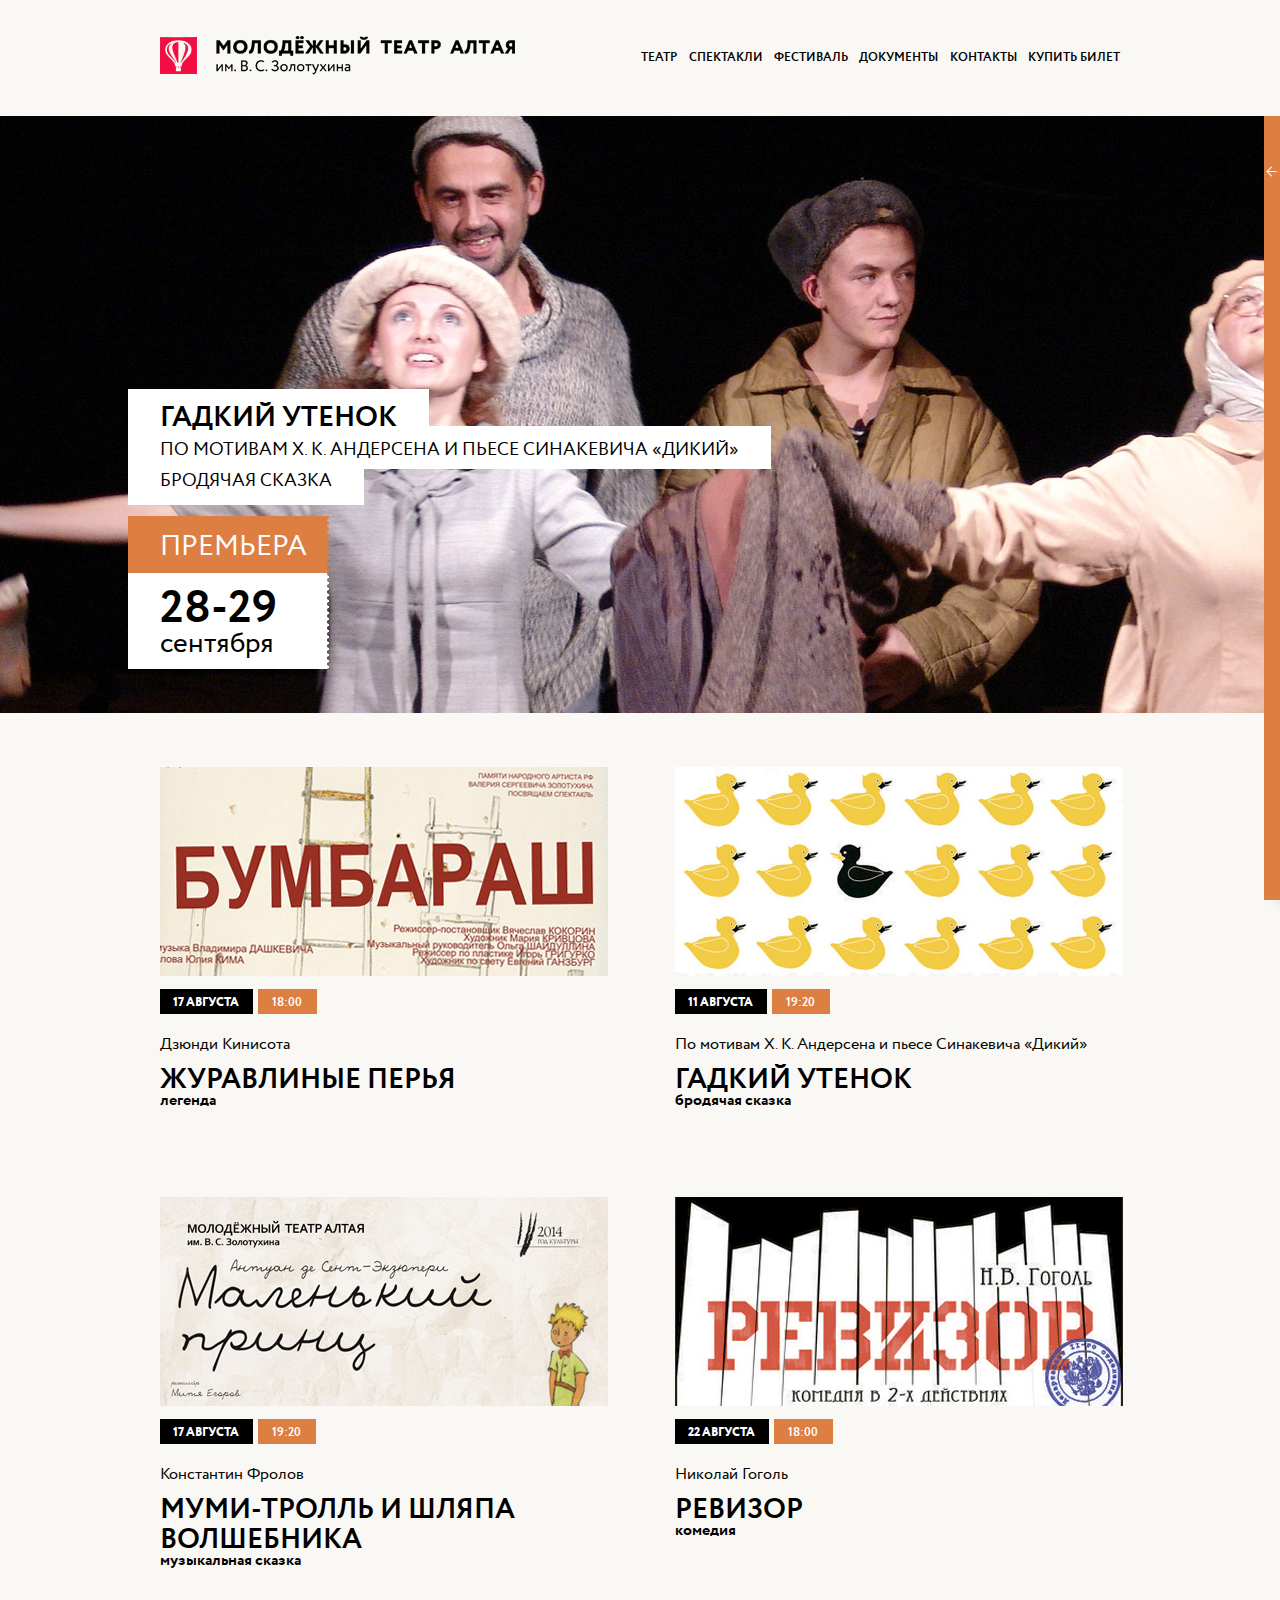
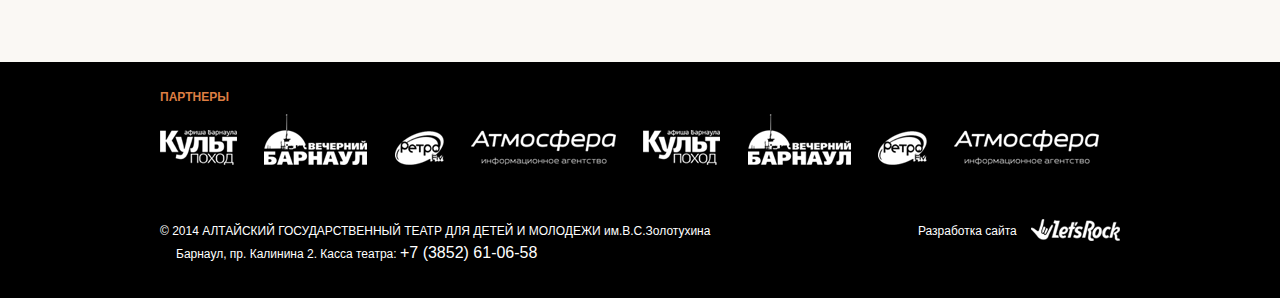
<file: index.html>
﻿<!DOCTYPE html>
<html>
<head>
	<title>Молодежный театр Алтая</title>
	<meta http-equiv="content-type" content="text/html; charset=utf-8">
	<meta name="viewport" content="width=1024, user-scalable=yes">
	<link href="./favicon.ico" rel="shortcut icon" type="image/x-icon">
	<link href="./css/style.css" rel="stylesheet" type="text/css" title="compact">
	<link href="./css/jqueryui.css" rel="stylesheet" type="text/css" title="compact">
	<link href="./css/jscrollpane.css" rel="stylesheet" type="text/css" title="compact">
	<script type="text/javascript" src="./js/jquery.js"></script>
	<script type="text/javascript" src="./js/jqueryui.js"></script>
	<script type="text/javascript" src="./js/jscrollpane.js"></script>
	<script type="text/javascript" src="./js/easing.js"></script>
	<script type="text/javascript" src="./js/mousewheel.js"></script>
	<script type="text/javascript" src="./js/dynamic.js"></script>
</head>
<body>
	<div class="wrapper">
		<div class="header">
			<div>
				<a href="#" class="logo"><span><img src="./img/logo_icon.png" width="37" height="222" alt=""></span></a>
				<ul>
					<li><a href="#">Театр</a></li>
					<li><a href="#">Спектакли</a></li>
					<li><a href="#">Фестиваль</a></li>
					<li><a href="#">Документы</a></li>
					<li><a href="#">Контакты</a></li>
					<li><a href="#">Купить билет</a></li>
				</ul>
			</div>
		</div>
		<div class="introduction">
			<a href="#"></a>
			<div>
				<img src="./pic/introduction.jpg" width="1920" height="597" alt="">
				<div class="title">
					<h1>Гадкий утенок</h1>
					<h3>По мотивам Х. К. Андерсена и пьесе Синакевича «Дикий»</h3>
					<p>Бродячая сказка</p>
				</div>
				<div class="data">
					<h6>Премьера</h6>
					<h2>28-29 <span>сентября</span></h2>
				</div>
			</div>
		</div>
		<div class="list">
			<div>
				<div class="cover">
					<a href="#"><img src="./pic/list1.jpg" width="448" height="209" alt=""></a>
				</div>
				<h6><strong>17 августа</strong> <span>18:00</span></h6>
				<div class="title">
					<a href="#">
						<h5>Дзюнди Кинисота</h5>
						<h2>Журавлиные перья</h2>
						<p>легенда</p>
					</a>
				</div>
			</div>
			<div>
				<div class="cover">
					<a href="#"><img src="./pic/list2.jpg" width="448" height="209" alt=""></a>
				</div>
				<h6><strong>11 августа</strong> <span>19:20</span></h6>
				<div class="title">
					<a href="#">
						<h5>По мотивам Х. К. Андерсена и пьесе Синакевича «Дикий»</h5>
						<h2>Гадкий утенок</h2>
						<p>бродячая сказка</p>
					</a>
				</div>
			</div>
			<div>
				<div class="cover">
					<a href="#"><img src="./pic/list3.jpg" width="448" height="209" alt=""></a>
				</div>
				<h6><strong>17 августа</strong> <span>19:20</span></h6>
				<div class="title">
					<a href="#">
						<h5>Константин Фролов</h5>
						<h2>Муми-тролль и шляпа волшебника</h2>
						<p>музыкальная сказка</p>
					</a>
				</div>
			</div>
			<div>
				<div class="cover">
					<a href="#"><img src="./pic/list4.jpg" width="448" height="209" alt=""></a>
				</div>
				<h6><strong>22 августа</strong> <span>18:00</span></h6>
				<div class="title">
					<a href="#">
						<h5>Николай Гоголь</h5>
						<h2>Ревизор</h2>
						<p>комедия</p>
					</a>
				</div>
			</div>
		</div>
	</div>
	<div class="footer">
		<div>
			<div class="partners">
				<h3>Партнеры</h3>
				<div>
					<div>
						<a href="#"><img src="./pic/partner1.png" width="77" height="70" alt=""></a>
					</div>
					<div>
						<a href="#"><img src="./pic/partner2.png" width="103" height="102" alt=""></a>
					</div>
					<div>
						<a href="#"><img src="./pic/partner3.png" width="49" height="68" alt=""></a>
					</div>
					<div>
						<a href="#"><img src="./pic/partner4.png" width="145" height="70" alt=""></a>
					</div>
					<div>
						<a href="#"><img src="./pic/partner1.png" width="77" height="70" alt=""></a>
					</div>
					<div>
						<a href="#"><img src="./pic/partner2.png" width="103" height="102" alt=""></a>
					</div>
					<div>
						<a href="#"><img src="./pic/partner3.png" width="49" height="68" alt=""></a>
					</div>
					<div>
						<a href="#"><img src="./pic/partner4.png" width="145" height="70" alt=""></a>
					</div>
				</div>
			</div>
			<div class="information">
				<p>© 2014 <span>Алтайский государственный театр для детей и молодежи</span> им.В.С.Золотухина <em>Барнаул, пр. Калинина 2. Касса театра: <strong>+7 (3852) 61-06-58</strong></em></p>
				<h5>Разработка сайта <a href="http://letsrock.pro" target="_blank"><img src="./img/letsrock_logo.png" width="89" height="22" alt=""></a></h5>
			</div>
		</div>
	</div>
	<div class="panel">
		<div>
			<div>
				<div class="calendar">
					<h2>Афиша</h2>
					<div>
						<div class="date"></div>
						<h5><a href="#">Расписание спектаклей</a></h5>
					</div>
				</div>
				<div class="preview">
					<h2>Новости</h2>
					<div>
						<div>
							<h6>24.08.2014</h6>
							<p>Молодежный театр Алтая возобновляет традицию проведения Фестивалей Речи.</p>
						</div>
						<div>
							<h6>21.08.2014</h6>
							<p>Вышел полный трейлер “50 оттенков серого”.</p>
						</div>
						<div>
							<img src="./pic/preview1.jpg" width="242" height="134" alt="">
							<h6>18.08.2014</h6>
							<p>Молодежный театр Алтая возобновляет традицию проведения Фестивалей Речи.</p>
						</div>
						<div>
							<h6>08.08.2014</h6>
							<p>Вышел полный трейлер “50 оттенков серого”.</p>
						</div>
						<div>
							<img src="./pic/preview2.jpg" width="242" height="134" alt="">
							<h6>08.08.2014</h6>
							<p>Молодежный театр Алтая возобновляет традицию проведения Фестивалей Речи.</p>
						</div>
						<div>
							<h6>07.08.2014</h6>
							<p>Молодежный театр Алтая возобновляет традицию проведения Фестивалей Речи.</p>
						</div>
					</div>
				</div>
			</div>
		</div>
		<button class="archive">Архив новостей</button>
		<div class="news">
			<div>
				<div>
					<h3>Молодежный театр Алтая возобновляет традицию проведения Фестивалей Речи</h3>
					<p>Молодежный театр Алтая возобновляет традицию проведения Фестивалей Речи. Молодежный театр Алтая возобновляет традицию проведения Фестивалей Речи. Молодежный театр Алтая возобновляет традицию проведения Фестивалей Речи. Молодежный театр Алтая возобновляет традицию проведения Фестивалей Речи. Молодежный театр Алтая возобновляет традицию проведения Фестивалей Речи. Молодежный театр Алтая возобновляет традицию проведения Фестивалей Речи. Молодежный театр Алтая возобновляет традицию проведения Фестивалей Речи. Молодежный театр Алтая возобновляет традицию проведения Фестивалей Речи. Молодежный театр Алтая возобновляет традицию проведения Фестивалей Речи.</p>
				</div>
				<div>
					<h3>Молодежный театр Алтая возобновляет традицию проведения Фестивалей Речи</h3>
					<img src="./pic/new1.jpg" width="376" height="111" alt="">
					<p>Молодежный театр Алтая возобновляет традицию проведения Фестивалей Речи. Молодежный театр Алтая возобновляет традицию проведения Фестивалей Речи. Молодежный театр Алтая возобновляет традицию проведения Фестивалей Речи. Молодежный театр Алтая возобновляет традицию проведения Фестивалей Речи. Молодежный театр Алтая возобновляет традицию проведения Фестивалей Речи. Молодежный театр Алтая возобновляет традицию проведения Фестивалей Речи. Молодежный театр Алтая возобновляет традицию проведения Фестивалей Речи. Молодежный театр Алтая возобновляет традицию проведения Фестивалей Речи. Молодежный театр Алтая возобновляет традицию проведения Фестивалей Речи.</p>
				</div>
				<div>
					<h3>Молодежный театр Алтая возобновляет традицию проведения Фестивалей Речи</h3>
					<p>Молодежный театр Алтая возобновляет традицию проведения Фестивалей Речи. Молодежный театр Алтая возобновляет традицию проведения Фестивалей Речи. Молодежный театр Алтая возобновляет традицию проведения Фестивалей Речи. Молодежный театр Алтая возобновляет традицию проведения Фестивалей Речи. Молодежный театр Алтая возобновляет традицию проведения Фестивалей Речи. Молодежный театр Алтая возобновляет традицию проведения Фестивалей Речи. Молодежный театр Алтая возобновляет традицию проведения Фестивалей Речи. Молодежный театр Алтая возобновляет традицию проведения Фестивалей Речи. Молодежный театр Алтая возобновляет традицию проведения Фестивалей Речи.</p>
				</div>
				<div>
					<h3>Молодежный театр Алтая возобновляет традицию проведения Фестивалей Речи</h3>
					<p>Молодежный театр Алтая возобновляет традицию проведения Фестивалей Речи. Молодежный театр Алтая возобновляет традицию проведения Фестивалей Речи. Молодежный театр Алтая возобновляет традицию проведения Фестивалей Речи. Молодежный театр Алтая возобновляет традицию проведения Фестивалей Речи. Молодежный театр Алтая возобновляет традицию проведения Фестивалей Речи. Молодежный театр Алтая возобновляет традицию проведения Фестивалей Речи. Молодежный театр Алтая возобновляет традицию проведения Фестивалей Речи. Молодежный театр Алтая возобновляет традицию проведения Фестивалей Речи. Молодежный театр Алтая возобновляет традицию проведения Фестивалей Речи.</p>
				</div>
				<div>
					<h3>Молодежный театр Алтая возобновляет традицию проведения Фестивалей Речи</h3>
					<p>Молодежный театр Алтая возобновляет традицию проведения Фестивалей Речи. Молодежный театр Алтая возобновляет традицию проведения Фестивалей Речи. Молодежный театр Алтая возобновляет традицию проведения Фестивалей Речи. Молодежный театр Алтая возобновляет традицию проведения Фестивалей Речи. Молодежный театр Алтая возобновляет традицию проведения Фестивалей Речи. Молодежный театр Алтая возобновляет традицию проведения Фестивалей Речи. Молодежный театр Алтая возобновляет традицию проведения Фестивалей Речи. Молодежный театр Алтая возобновляет традицию проведения Фестивалей Речи. Молодежный театр Алтая возобновляет традицию проведения Фестивалей Речи.</p>
				</div>
				<div>
					<h3>Молодежный театр Алтая возобновляет традицию проведения Фестивалей Речи</h3>
					<p>Молодежный театр Алтая возобновляет традицию проведения Фестивалей Речи. Молодежный театр Алтая возобновляет традицию проведения Фестивалей Речи. Молодежный театр Алтая возобновляет традицию проведения Фестивалей Речи. Молодежный театр Алтая возобновляет традицию проведения Фестивалей Речи. Молодежный театр Алтая возобновляет традицию проведения Фестивалей Речи. Молодежный театр Алтая возобновляет традицию проведения Фестивалей Речи. Молодежный театр Алтая возобновляет традицию проведения Фестивалей Речи. Молодежный театр Алтая возобновляет традицию проведения Фестивалей Речи. Молодежный театр Алтая возобновляет традицию проведения Фестивалей Речи.</p>
				</div>
			</div>
		</div>
	</div>
	<span class="control"></span>
	<div class="social">
		<ul>
			<li><a href="#"><img src="./img/facebook_icon.png" width="6" height="14" alt=""></a></li>
			<li><a href="#"><img src="./img/twitter_icon.png" width="13" height="10" alt=""></a></li>
			<li><a href="#"><img src="./img/vkontakte_icon.png" width="9" height="11" alt=""></a></li>
		</ul>
	</div>
</body>
</html>
</file>
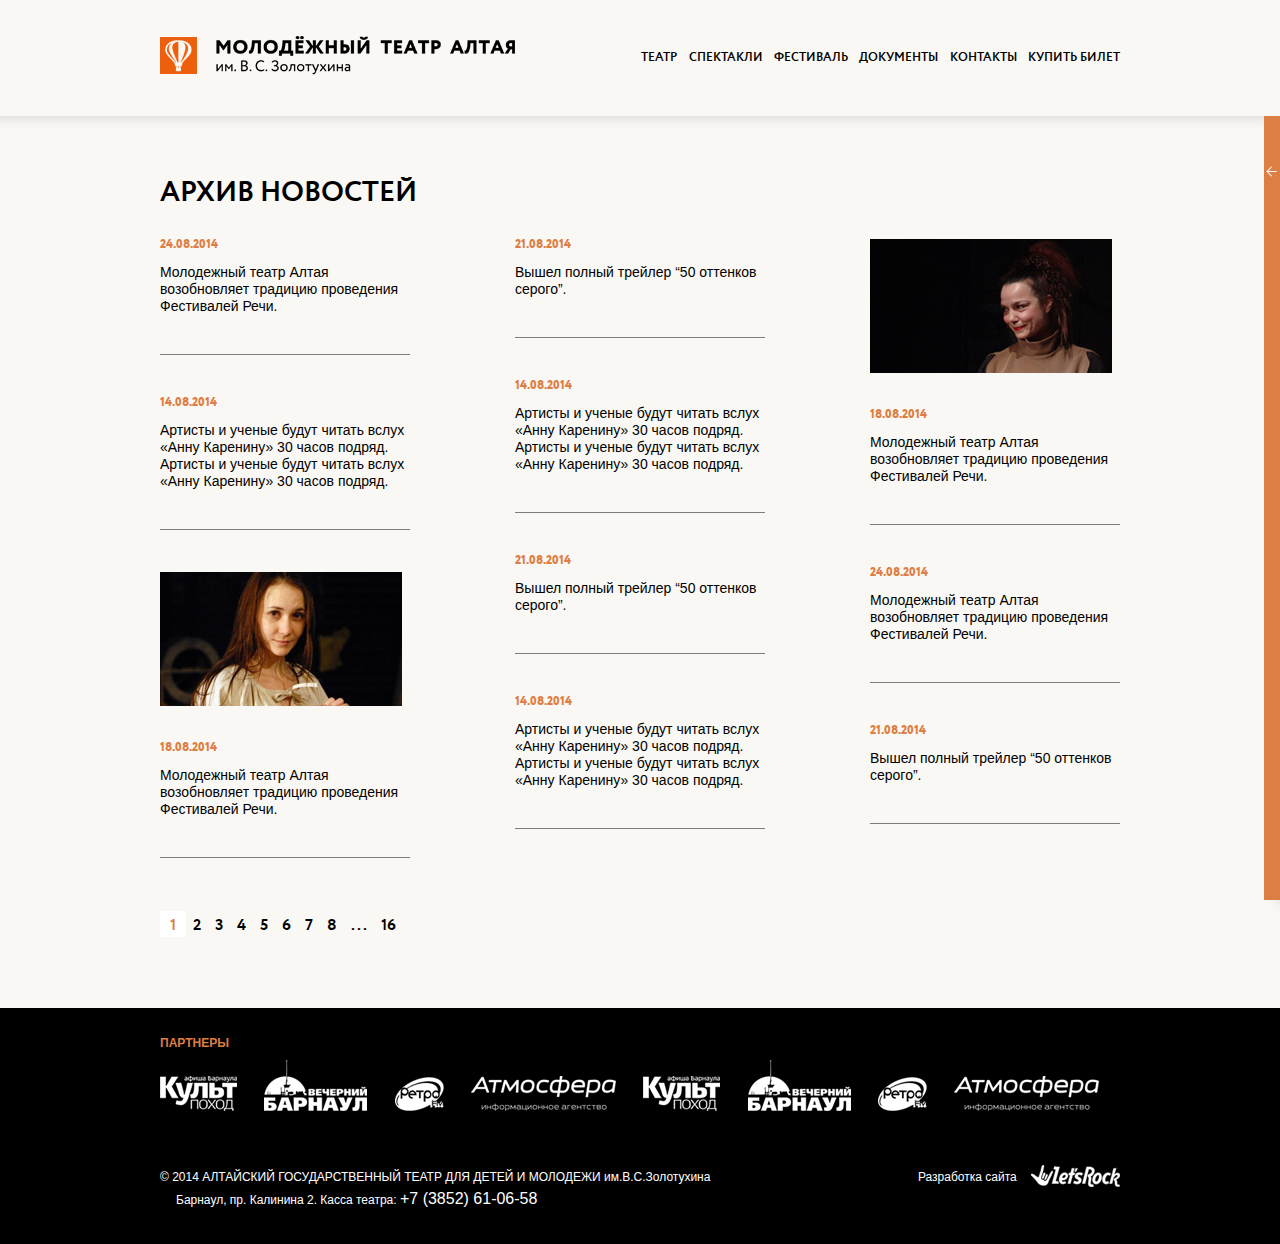
<file: archive.html>
﻿<!DOCTYPE html>
<html>
<head>
	<title>Молодежный театр Алтая</title>
	<meta http-equiv="content-type" content="text/html; charset=utf-8">
	<meta name="viewport" content="width=1024, user-scalable=yes">
	<link href="./favicon.ico" rel="shortcut icon" type="image/x-icon">
	<link href="./css/style.css" rel="stylesheet" type="text/css" title="compact">
	<link href="./css/jqueryui.css" rel="stylesheet" type="text/css" title="compact">
	<link href="./css/jscrollpane.css" rel="stylesheet" type="text/css" title="compact">
	<script type="text/javascript" src="./js/jquery.js"></script>
	<script type="text/javascript" src="./js/jqueryui.js"></script>
	<script type="text/javascript" src="./js/jscrollpane.js"></script>
	<script type="text/javascript" src="./js/easing.js"></script>
	<script type="text/javascript" src="./js/mousewheel.js"></script>
	<script type="text/javascript" src="./js/dynamic.js"></script>
</head>
<body>
	<div class="wrapper">
		<div class="header">
			<div>
				<a href="#" class="logo"><span><img src="./img/logo_icon.png" width="37" height="222" alt=""></span></a>
				<ul>
					<li><a href="#">Театр</a></li>
					<li><a href="#">Спектакли</a></li>
					<li><a href="#">Фестиваль</a></li>
					<li><a href="#">Документы</a></li>
					<li><a href="#">Контакты</a></li>
					<li><a href="#">Купить билет</a></li>
				</ul>
			</div>
		</div>
		<div class="content">
			<div class="archive">
				<h1>Архив новостей</h1>
				<ul class="sked">
					<li>
						<div>
							<a href="#">
								<h6>24.08.2014</h6>
								<p>Молодежный театр Алтая возобновляет традицию проведения Фестивалей Речи.</p>
							</a>
						</div>
						<div>
							<a href="#">
								<h6>14.08.2014</h6>
								<p>Артисты и ученые будут читать вслух «Анну Каренину» 30 часов подряд. Артисты и ученые будут читать вслух «Анну Каренину» 30 часов подряд.</p>
							</a>
						</div>
						<div>
							<a href="#">
								<img src="./pic/preview2.jpg" width="242" height="134" alt="">
								<h6>18.08.2014</h6>
								<p>Молодежный театр Алтая возобновляет традицию проведения Фестивалей Речи.</p>
							</a>
						</div>
					</li>
					<li>
						<div>
							<a href="#">
								<h6>21.08.2014</h6>
								<p>Вышел полный трейлер “50 оттенков серого”.</p>
							</a>
						</div>
						<div>
							<a href="#">
								<h6>14.08.2014</h6>
								<p>Артисты и ученые будут читать вслух «Анну Каренину» 30 часов подряд. Артисты и ученые будут читать вслух «Анну Каренину» 30 часов подряд.</p>
							</a>
						</div>
						<div>
							<a href="#">
								<h6>21.08.2014</h6>
								<p>Вышел полный трейлер “50 оттенков серого”.</p>
							</a>
						</div>
						<div>
							<a href="#">
								<h6>14.08.2014</h6>
								<p>Артисты и ученые будут читать вслух «Анну Каренину» 30 часов подряд. Артисты и ученые будут читать вслух «Анну Каренину» 30 часов подряд.</p>
							</a>
						</div>
					</li>
					<li>
						<div>
							<a href="#">
								<img src="./pic/preview1.jpg" width="242" height="134" alt="">
								<h6>18.08.2014</h6>
								<p>Молодежный театр Алтая возобновляет традицию проведения Фестивалей Речи.</p>
							</a>
						</div>
						<div>
							<a href="#">
								<h6>24.08.2014</h6>
								<p>Молодежный театр Алтая возобновляет традицию проведения Фестивалей Речи.</p>
							</a>
						</div>
						<div>
							<a href="#">
								<h6>21.08.2014</h6>
								<p>Вышел полный трейлер “50 оттенков серого”.</p>
							</a>
						</div>
					</li>
				</ul>
				<ul class="pagination">
					<li class="active"><a href="#">1</a></li>
					<li><a href="#">2</a></li>
					<li><a href="#">3</a></li>
					<li><a href="#">4</a></li>
					<li><a href="#">5</a></li>
					<li><a href="#">6</a></li>
					<li><a href="#">7</a></li>
					<li><a href="#">8</a></li>
					<li>...</li>
					<li><a href="#">16</a></li>
				</ul>
			</div>
		</div>
	</div>
	<div class="footer">
		<div>
			<div class="partners">
				<h3>Партнеры</h3>
				<div>
					<div>
						<a href="#"><img src="./pic/partner1.png" width="77" height="70" alt=""></a>
					</div>
					<div>
						<a href="#"><img src="./pic/partner2.png" width="103" height="102" alt=""></a>
					</div>
					<div>
						<a href="#"><img src="./pic/partner3.png" width="49" height="68" alt=""></a>
					</div>
					<div>
						<a href="#"><img src="./pic/partner4.png" width="145" height="70" alt=""></a>
					</div>
					<div>
						<a href="#"><img src="./pic/partner1.png" width="77" height="70" alt=""></a>
					</div>
					<div>
						<a href="#"><img src="./pic/partner2.png" width="103" height="102" alt=""></a>
					</div>
					<div>
						<a href="#"><img src="./pic/partner3.png" width="49" height="68" alt=""></a>
					</div>
					<div>
						<a href="#"><img src="./pic/partner4.png" width="145" height="70" alt=""></a>
					</div>
				</div>
			</div>
			<div class="information">
				<p>© 2014 <span>Алтайский государственный театр для детей и молодежи</span> им.В.С.Золотухина <em>Барнаул, пр. Калинина 2. Касса театра: <strong>+7 (3852) 61-06-58</strong></em></p>
				<h5>Разработка сайта <a href="http://letsrock.pro" target="_blank"><img src="./img/letsrock_logo.png" width="89" height="22" alt=""></a></h5>
			</div>
		</div>
	</div>
	<div class="panel">
		<div>
			<div>
				<div class="calendar">
					<h2>Афиша</h2>
					<div>
						<div class="date"></div>
						<h5><a href="#">Расписание спектаклей</a></h5>
					</div>
				</div>
				<div class="preview">
					<h2>Новости</h2>
					<div>
						<div>
							<h6>24.08.2014</h6>
							<p>Молодежный театр Алтая возобновляет традицию проведения Фестивалей Речи.</p>
						</div>
						<div>
							<h6>21.08.2014</h6>
							<p>Вышел полный трейлер “50 оттенков серого”.</p>
						</div>
						<div>
							<img src="./pic/preview1.jpg" width="242" height="134" alt="">
							<h6>18.08.2014</h6>
							<p>Молодежный театр Алтая возобновляет традицию проведения Фестивалей Речи.</p>
						</div>
						<div>
							<h6>08.08.2014</h6>
							<p>Вышел полный трейлер “50 оттенков серого”.</p>
						</div>
						<div>
							<img src="./pic/preview2.jpg" width="242" height="134" alt="">
							<h6>08.08.2014</h6>
							<p>Молодежный театр Алтая возобновляет традицию проведения Фестивалей Речи.</p>
						</div>
						<div>
							<h6>07.08.2014</h6>
							<p>Молодежный театр Алтая возобновляет традицию проведения Фестивалей Речи.</p>
						</div>
					</div>
				</div>
			</div>
		</div>
		<button class="archive">Архив новостей</button>
		<div class="news">
			<div>
				<div>
					<h3>Молодежный театр Алтая возобновляет традицию проведения Фестивалей Речи</h3>
					<p>Молодежный театр Алтая возобновляет традицию проведения Фестивалей Речи. Молодежный театр Алтая возобновляет традицию проведения Фестивалей Речи. Молодежный театр Алтая возобновляет традицию проведения Фестивалей Речи. Молодежный театр Алтая возобновляет традицию проведения Фестивалей Речи. Молодежный театр Алтая возобновляет традицию проведения Фестивалей Речи. Молодежный театр Алтая возобновляет традицию проведения Фестивалей Речи. Молодежный театр Алтая возобновляет традицию проведения Фестивалей Речи. Молодежный театр Алтая возобновляет традицию проведения Фестивалей Речи. Молодежный театр Алтая возобновляет традицию проведения Фестивалей Речи.</p>
				</div>
				<div>
					<h3>Молодежный театр Алтая возобновляет традицию проведения Фестивалей Речи</h3>
					<img src="./pic/new1.jpg" width="376" height="111" alt="">
					<p>Молодежный театр Алтая возобновляет традицию проведения Фестивалей Речи. Молодежный театр Алтая возобновляет традицию проведения Фестивалей Речи. Молодежный театр Алтая возобновляет традицию проведения Фестивалей Речи. Молодежный театр Алтая возобновляет традицию проведения Фестивалей Речи. Молодежный театр Алтая возобновляет традицию проведения Фестивалей Речи. Молодежный театр Алтая возобновляет традицию проведения Фестивалей Речи. Молодежный театр Алтая возобновляет традицию проведения Фестивалей Речи. Молодежный театр Алтая возобновляет традицию проведения Фестивалей Речи. Молодежный театр Алтая возобновляет традицию проведения Фестивалей Речи.</p>
				</div>
				<div>
					<h3>Молодежный театр Алтая возобновляет традицию проведения Фестивалей Речи</h3>
					<p>Молодежный театр Алтая возобновляет традицию проведения Фестивалей Речи. Молодежный театр Алтая возобновляет традицию проведения Фестивалей Речи. Молодежный театр Алтая возобновляет традицию проведения Фестивалей Речи. Молодежный театр Алтая возобновляет традицию проведения Фестивалей Речи. Молодежный театр Алтая возобновляет традицию проведения Фестивалей Речи. Молодежный театр Алтая возобновляет традицию проведения Фестивалей Речи. Молодежный театр Алтая возобновляет традицию проведения Фестивалей Речи. Молодежный театр Алтая возобновляет традицию проведения Фестивалей Речи. Молодежный театр Алтая возобновляет традицию проведения Фестивалей Речи.</p>
				</div>
				<div>
					<h3>Молодежный театр Алтая возобновляет традицию проведения Фестивалей Речи</h3>
					<p>Молодежный театр Алтая возобновляет традицию проведения Фестивалей Речи. Молодежный театр Алтая возобновляет традицию проведения Фестивалей Речи. Молодежный театр Алтая возобновляет традицию проведения Фестивалей Речи. Молодежный театр Алтая возобновляет традицию проведения Фестивалей Речи. Молодежный театр Алтая возобновляет традицию проведения Фестивалей Речи. Молодежный театр Алтая возобновляет традицию проведения Фестивалей Речи. Молодежный театр Алтая возобновляет традицию проведения Фестивалей Речи. Молодежный театр Алтая возобновляет традицию проведения Фестивалей Речи. Молодежный театр Алтая возобновляет традицию проведения Фестивалей Речи.</p>
				</div>
				<div>
					<h3>Молодежный театр Алтая возобновляет традицию проведения Фестивалей Речи</h3>
					<p>Молодежный театр Алтая возобновляет традицию проведения Фестивалей Речи. Молодежный театр Алтая возобновляет традицию проведения Фестивалей Речи. Молодежный театр Алтая возобновляет традицию проведения Фестивалей Речи. Молодежный театр Алтая возобновляет традицию проведения Фестивалей Речи. Молодежный театр Алтая возобновляет традицию проведения Фестивалей Речи. Молодежный театр Алтая возобновляет традицию проведения Фестивалей Речи. Молодежный театр Алтая возобновляет традицию проведения Фестивалей Речи. Молодежный театр Алтая возобновляет традицию проведения Фестивалей Речи. Молодежный театр Алтая возобновляет традицию проведения Фестивалей Речи.</p>
				</div>
				<div>
					<h3>Молодежный театр Алтая возобновляет традицию проведения Фестивалей Речи</h3>
					<p>Молодежный театр Алтая возобновляет традицию проведения Фестивалей Речи. Молодежный театр Алтая возобновляет традицию проведения Фестивалей Речи. Молодежный театр Алтая возобновляет традицию проведения Фестивалей Речи. Молодежный театр Алтая возобновляет традицию проведения Фестивалей Речи. Молодежный театр Алтая возобновляет традицию проведения Фестивалей Речи. Молодежный театр Алтая возобновляет традицию проведения Фестивалей Речи. Молодежный театр Алтая возобновляет традицию проведения Фестивалей Речи. Молодежный театр Алтая возобновляет традицию проведения Фестивалей Речи. Молодежный театр Алтая возобновляет традицию проведения Фестивалей Речи.</p>
				</div>
			</div>
		</div>
	</div>
	<span class="control"></span>
	<div class="social">
		<ul>
			<li><a href="#"><img src="./img/facebook_icon.png" width="6" height="14" alt=""></a></li>
			<li><a href="#"><img src="./img/twitter_icon.png" width="13" height="10" alt=""></a></li>
			<li><a href="#"><img src="./img/vkontakte_icon.png" width="9" height="11" alt=""></a></li>
		</ul>
	</div>
</body>
</html>
</file>
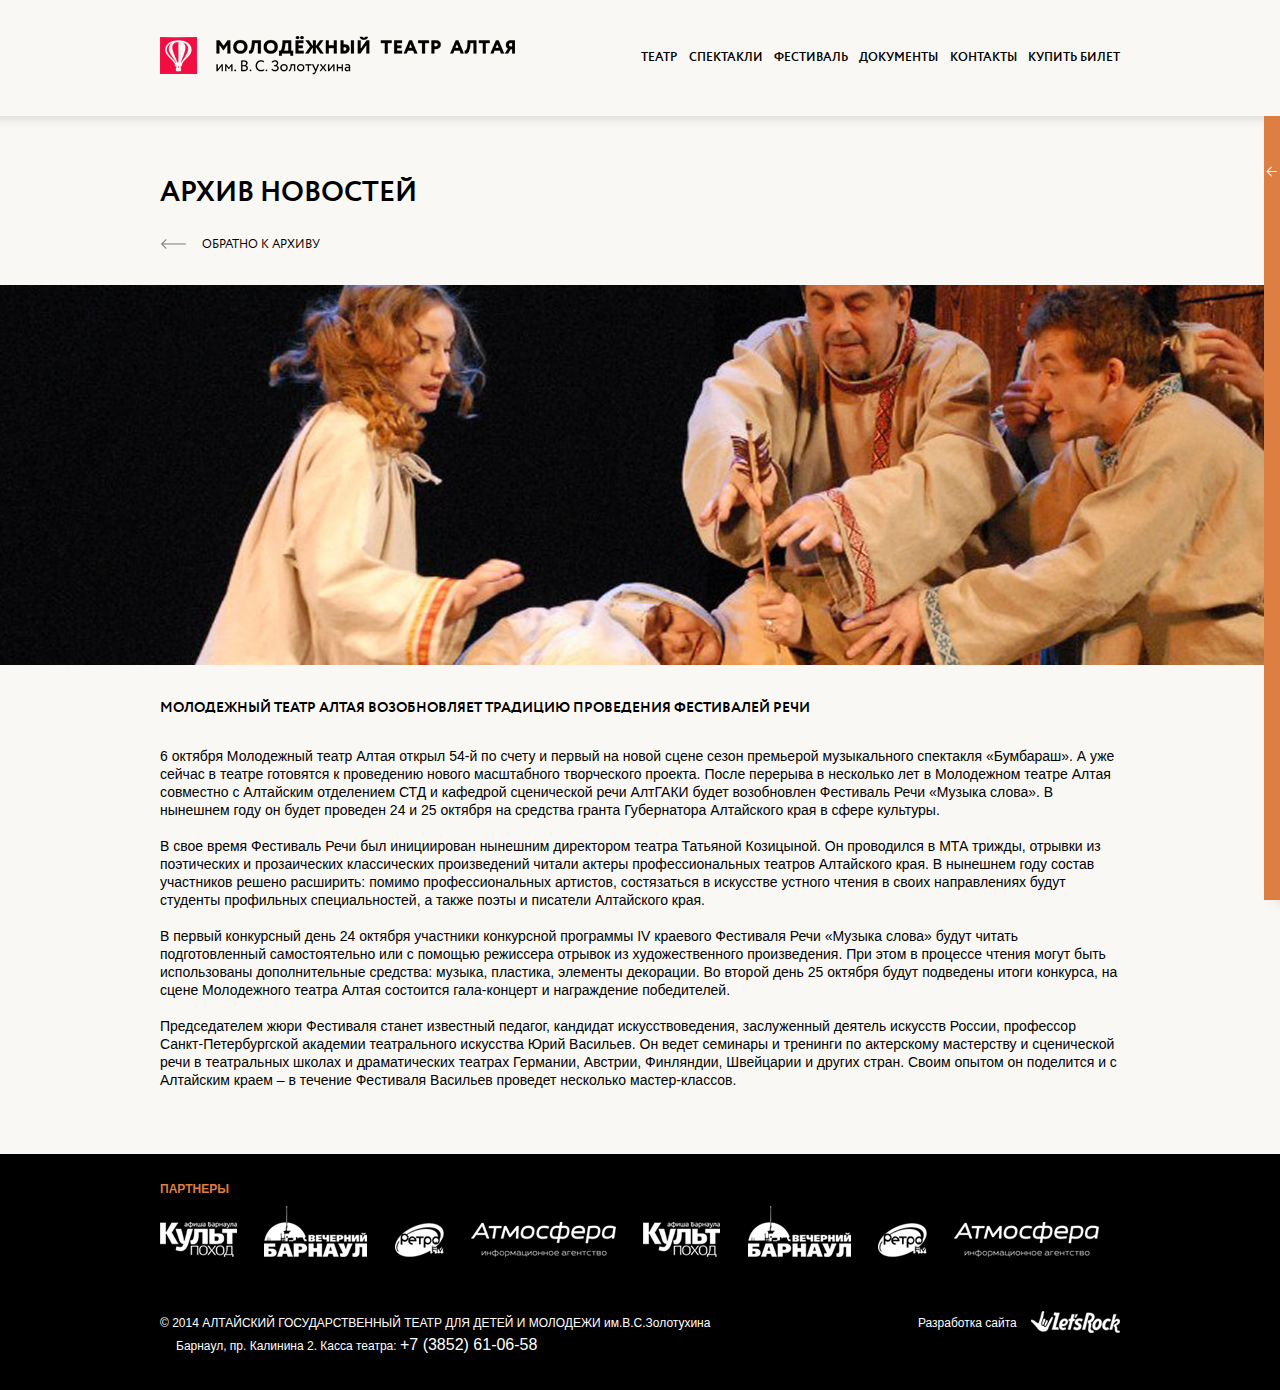
<file: archivenew.html>
﻿<!DOCTYPE html>
<html>
<head>
	<title>Молодежный театр Алтая</title>
	<meta http-equiv="content-type" content="text/html; charset=utf-8">
	<meta name="viewport" content="width=1024, user-scalable=yes">
	<link href="./favicon.ico" rel="shortcut icon" type="image/x-icon">
	<link href="./css/style.css" rel="stylesheet" type="text/css" title="compact">
	<link href="./css/jqueryui.css" rel="stylesheet" type="text/css" title="compact">
	<link href="./css/jscrollpane.css" rel="stylesheet" type="text/css" title="compact">
	<script type="text/javascript" src="./js/jquery.js"></script>
	<script type="text/javascript" src="./js/jqueryui.js"></script>
	<script type="text/javascript" src="./js/jscrollpane.js"></script>
	<script type="text/javascript" src="./js/easing.js"></script>
	<script type="text/javascript" src="./js/mousewheel.js"></script>
	<script type="text/javascript" src="./js/dynamic.js"></script>
</head>
<body>
	<div class="wrapper">
		<div class="header">
			<div>
				<a href="#" class="logo"><span><img src="./img/logo_icon.png" width="37" height="222" alt=""></span></a>
				<ul>
					<li><a href="#">Театр</a></li>
					<li><a href="#">Спектакли</a></li>
					<li><a href="#">Фестиваль</a></li>
					<li><a href="#">Документы</a></li>
					<li><a href="#">Контакты</a></li>
					<li><a href="#">Купить билет</a></li>
				</ul>
			</div>
		</div>
		<div class="content">
			<div class="archive">
				<h1>Архив новостей</h1>
				<h6><a href="#">Обратно к архиву</a></h6>
				<img src="./pic/archive.jpg" width="1920" height="380" alt="">
				<h5>Молодежный театр Алтая возобновляет традицию проведения Фестивалей Речи</h5>
				<p>6 октября Молодежный театр Алтая открыл 54-й по счету и первый на новой сцене сезон премьерой музыкального спектакля «Бумбараш». А уже сейчас в театре готовятся к проведению нового масштабного творческого проекта. После перерыва в несколько лет в Молодежном театре Алтая совместно с Алтайским отделением СТД и кафедрой сценической речи АлтГАКИ будет возобновлен Фестиваль Речи «Музыка слова». В нынешнем году он будет проведен 24 и 25 октября на средства гранта Губернатора Алтайского края в сфере культуры.</p>
				<p>В свое время Фестиваль Речи был инициирован нынешним директором театра Татьяной Козицыной. Он проводился в МТА трижды, отрывки из поэтических и прозаических классических произведений читали актеры профессиональных театров Алтайского края. В нынешнем году состав участников решено расширить: помимо профессиональных артистов, состязаться в искусстве устного чтения в своих направлениях будут студенты профильных специальностей, а также поэты и писатели Алтайского края.</p>
				<p>В первый конкурсный день 24 октября участники конкурсной программы IV краевого Фестиваля Речи «Музыка слова» будут читать подготовленный самостоятельно или с помощью режиссера отрывок из художественного произведения. При этом в процессе чтения могут быть использованы дополнительные средства: музыка, пластика, элементы декорации. Во второй день 25 октября будут подведены итоги конкурса, на сцене Молодежного театра Алтая состоится гала-концерт и награждение победителей.</p>
				<p>Председателем жюри Фестиваля станет известный педагог, кандидат искусствоведения, заслуженный деятель искусств России, профессор Санкт-Петербургской академии театрального искусства Юрий Васильев. Он ведет семинары и тренинги по актерскому мастерству и сценической речи в театральных школах и драматических театрах Германии, Австрии, Финляндии, Швейцарии и других стран. Своим опытом он поделится и с Алтайским краем – в течение Фестиваля Васильев проведет несколько мастер-классов.</p>
			</div>
		</div>
	</div>
	<div class="footer">
		<div>
			<div class="partners">
				<h3>Партнеры</h3>
				<div>
					<div>
						<a href="#"><img src="./pic/partner1.png" width="77" height="70" alt=""></a>
					</div>
					<div>
						<a href="#"><img src="./pic/partner2.png" width="103" height="102" alt=""></a>
					</div>
					<div>
						<a href="#"><img src="./pic/partner3.png" width="49" height="68" alt=""></a>
					</div>
					<div>
						<a href="#"><img src="./pic/partner4.png" width="145" height="70" alt=""></a>
					</div>
					<div>
						<a href="#"><img src="./pic/partner1.png" width="77" height="70" alt=""></a>
					</div>
					<div>
						<a href="#"><img src="./pic/partner2.png" width="103" height="102" alt=""></a>
					</div>
					<div>
						<a href="#"><img src="./pic/partner3.png" width="49" height="68" alt=""></a>
					</div>
					<div>
						<a href="#"><img src="./pic/partner4.png" width="145" height="70" alt=""></a>
					</div>
				</div>
			</div>
			<div class="information">
				<p>© 2014 <span>Алтайский государственный театр для детей и молодежи</span> им.В.С.Золотухина <em>Барнаул, пр. Калинина 2. Касса театра: <strong>+7 (3852) 61-06-58</strong></em></p>
				<h5>Разработка сайта <a href="http://letsrock.pro" target="_blank"><img src="./img/letsrock_logo.png" width="89" height="22" alt=""></a></h5>
			</div>
		</div>
	</div>
	<div class="panel">
		<div>
			<div>
				<div class="calendar">
					<h2>Афиша</h2>
					<div>
						<div class="date"></div>
						<h5><a href="#">Расписание спектаклей</a></h5>
					</div>
				</div>
				<div class="preview">
					<h2>Новости</h2>
					<div>
						<div>
							<h6>24.08.2014</h6>
							<p>Молодежный театр Алтая возобновляет традицию проведения Фестивалей Речи.</p>
						</div>
						<div>
							<h6>21.08.2014</h6>
							<p>Вышел полный трейлер “50 оттенков серого”.</p>
						</div>
						<div>
							<img src="./pic/preview1.jpg" width="242" height="134" alt="">
							<h6>18.08.2014</h6>
							<p>Молодежный театр Алтая возобновляет традицию проведения Фестивалей Речи.</p>
						</div>
						<div>
							<h6>08.08.2014</h6>
							<p>Вышел полный трейлер “50 оттенков серого”.</p>
						</div>
						<div>
							<img src="./pic/preview2.jpg" width="242" height="134" alt="">
							<h6>08.08.2014</h6>
							<p>Молодежный театр Алтая возобновляет традицию проведения Фестивалей Речи.</p>
						</div>
						<div>
							<h6>07.08.2014</h6>
							<p>Молодежный театр Алтая возобновляет традицию проведения Фестивалей Речи.</p>
						</div>
					</div>
				</div>
			</div>
		</div>
		<button class="archive">Архив новостей</button>
		<div class="news">
			<div>
				<div>
					<h3>Молодежный театр Алтая возобновляет традицию проведения Фестивалей Речи</h3>
					<p>Молодежный театр Алтая возобновляет традицию проведения Фестивалей Речи. Молодежный театр Алтая возобновляет традицию проведения Фестивалей Речи. Молодежный театр Алтая возобновляет традицию проведения Фестивалей Речи. Молодежный театр Алтая возобновляет традицию проведения Фестивалей Речи. Молодежный театр Алтая возобновляет традицию проведения Фестивалей Речи. Молодежный театр Алтая возобновляет традицию проведения Фестивалей Речи. Молодежный театр Алтая возобновляет традицию проведения Фестивалей Речи. Молодежный театр Алтая возобновляет традицию проведения Фестивалей Речи. Молодежный театр Алтая возобновляет традицию проведения Фестивалей Речи.</p>
				</div>
				<div>
					<h3>Молодежный театр Алтая возобновляет традицию проведения Фестивалей Речи</h3>
					<img src="./pic/new1.jpg" width="376" height="111" alt="">
					<p>Молодежный театр Алтая возобновляет традицию проведения Фестивалей Речи. Молодежный театр Алтая возобновляет традицию проведения Фестивалей Речи. Молодежный театр Алтая возобновляет традицию проведения Фестивалей Речи. Молодежный театр Алтая возобновляет традицию проведения Фестивалей Речи. Молодежный театр Алтая возобновляет традицию проведения Фестивалей Речи. Молодежный театр Алтая возобновляет традицию проведения Фестивалей Речи. Молодежный театр Алтая возобновляет традицию проведения Фестивалей Речи. Молодежный театр Алтая возобновляет традицию проведения Фестивалей Речи. Молодежный театр Алтая возобновляет традицию проведения Фестивалей Речи.</p>
				</div>
				<div>
					<h3>Молодежный театр Алтая возобновляет традицию проведения Фестивалей Речи</h3>
					<p>Молодежный театр Алтая возобновляет традицию проведения Фестивалей Речи. Молодежный театр Алтая возобновляет традицию проведения Фестивалей Речи. Молодежный театр Алтая возобновляет традицию проведения Фестивалей Речи. Молодежный театр Алтая возобновляет традицию проведения Фестивалей Речи. Молодежный театр Алтая возобновляет традицию проведения Фестивалей Речи. Молодежный театр Алтая возобновляет традицию проведения Фестивалей Речи. Молодежный театр Алтая возобновляет традицию проведения Фестивалей Речи. Молодежный театр Алтая возобновляет традицию проведения Фестивалей Речи. Молодежный театр Алтая возобновляет традицию проведения Фестивалей Речи.</p>
				</div>
				<div>
					<h3>Молодежный театр Алтая возобновляет традицию проведения Фестивалей Речи</h3>
					<p>Молодежный театр Алтая возобновляет традицию проведения Фестивалей Речи. Молодежный театр Алтая возобновляет традицию проведения Фестивалей Речи. Молодежный театр Алтая возобновляет традицию проведения Фестивалей Речи. Молодежный театр Алтая возобновляет традицию проведения Фестивалей Речи. Молодежный театр Алтая возобновляет традицию проведения Фестивалей Речи. Молодежный театр Алтая возобновляет традицию проведения Фестивалей Речи. Молодежный театр Алтая возобновляет традицию проведения Фестивалей Речи. Молодежный театр Алтая возобновляет традицию проведения Фестивалей Речи. Молодежный театр Алтая возобновляет традицию проведения Фестивалей Речи.</p>
				</div>
				<div>
					<h3>Молодежный театр Алтая возобновляет традицию проведения Фестивалей Речи</h3>
					<p>Молодежный театр Алтая возобновляет традицию проведения Фестивалей Речи. Молодежный театр Алтая возобновляет традицию проведения Фестивалей Речи. Молодежный театр Алтая возобновляет традицию проведения Фестивалей Речи. Молодежный театр Алтая возобновляет традицию проведения Фестивалей Речи. Молодежный театр Алтая возобновляет традицию проведения Фестивалей Речи. Молодежный театр Алтая возобновляет традицию проведения Фестивалей Речи. Молодежный театр Алтая возобновляет традицию проведения Фестивалей Речи. Молодежный театр Алтая возобновляет традицию проведения Фестивалей Речи. Молодежный театр Алтая возобновляет традицию проведения Фестивалей Речи.</p>
				</div>
				<div>
					<h3>Молодежный театр Алтая возобновляет традицию проведения Фестивалей Речи</h3>
					<p>Молодежный театр Алтая возобновляет традицию проведения Фестивалей Речи. Молодежный театр Алтая возобновляет традицию проведения Фестивалей Речи. Молодежный театр Алтая возобновляет традицию проведения Фестивалей Речи. Молодежный театр Алтая возобновляет традицию проведения Фестивалей Речи. Молодежный театр Алтая возобновляет традицию проведения Фестивалей Речи. Молодежный театр Алтая возобновляет традицию проведения Фестивалей Речи. Молодежный театр Алтая возобновляет традицию проведения Фестивалей Речи. Молодежный театр Алтая возобновляет традицию проведения Фестивалей Речи. Молодежный театр Алтая возобновляет традицию проведения Фестивалей Речи.</p>
				</div>
			</div>
		</div>
	</div>
	<span class="control"></span>
	<div class="social">
		<ul>
			<li><a href="#"><img src="./img/facebook_icon.png" width="6" height="14" alt=""></a></li>
			<li><a href="#"><img src="./img/twitter_icon.png" width="13" height="10" alt=""></a></li>
			<li><a href="#"><img src="./img/vkontakte_icon.png" width="9" height="11" alt=""></a></li>
		</ul>
	</div>
</body>
</html>
</file>
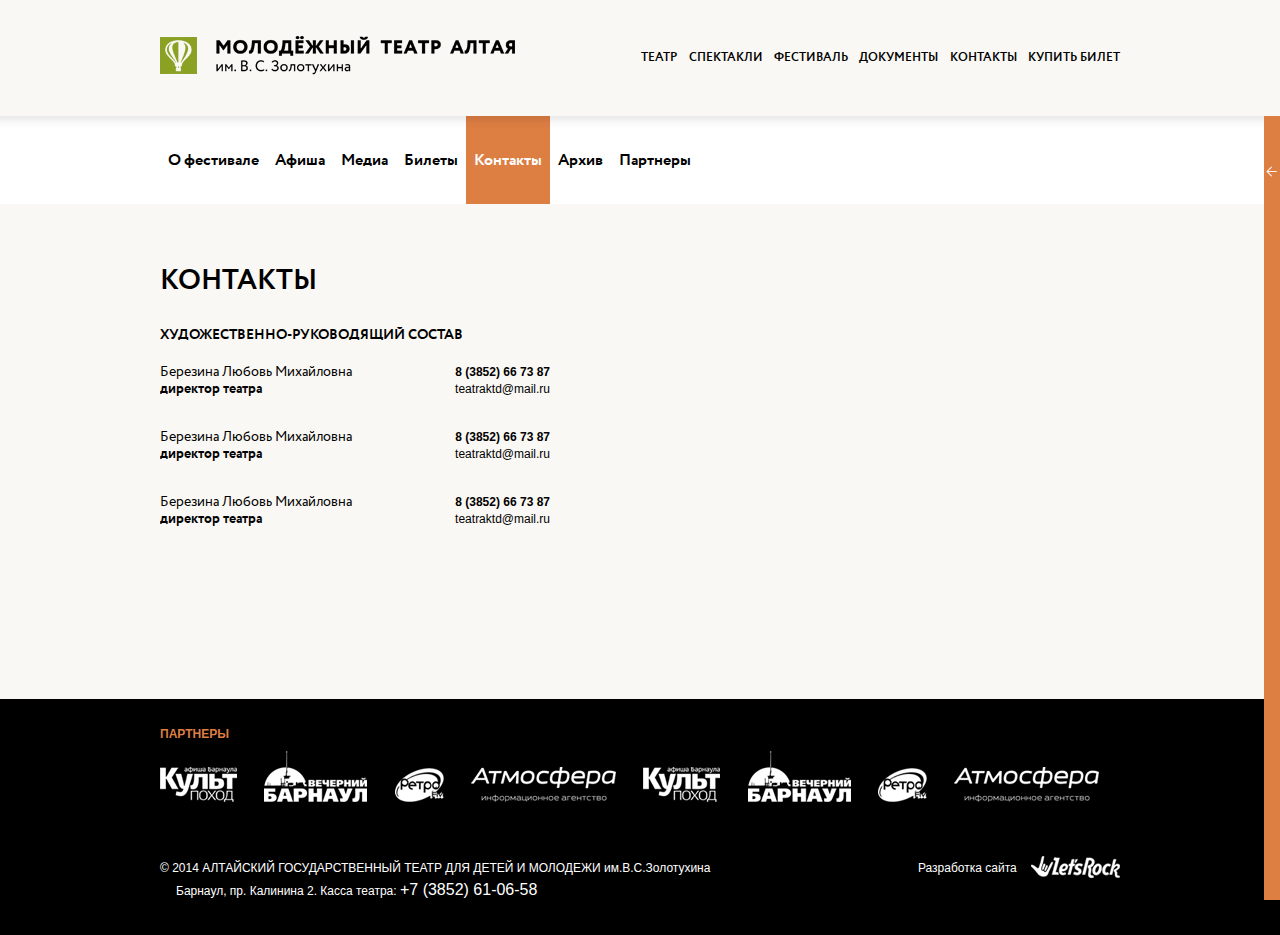
<file: contact.html>
﻿<!DOCTYPE html>
<html>
<head>
	<title>Молодежный театр Алтая</title>
	<meta http-equiv="content-type" content="text/html; charset=utf-8">
	<meta name="viewport" content="width=1024, user-scalable=yes">
	<link href="./favicon.ico" rel="shortcut icon" type="image/x-icon">
	<link href="./css/style.css" rel="stylesheet" type="text/css" title="compact">
	<link href="./css/jqueryui.css" rel="stylesheet" type="text/css" title="compact">
	<link href="./css/jscrollpane.css" rel="stylesheet" type="text/css" title="compact">
	<script type="text/javascript" src="./js/jquery.js"></script>
	<script type="text/javascript" src="./js/jqueryui.js"></script>
	<script type="text/javascript" src="./js/jscrollpane.js"></script>
	<script type="text/javascript" src="./js/easing.js"></script>
	<script type="text/javascript" src="./js/mousewheel.js"></script>
	<script type="text/javascript" src="./js/dynamic.js"></script>
</head>
<body>
	<div class="wrapper">
		<div class="header">
			<div>
				<a href="#" class="logo"><span><img src="./img/logo_icon.png" width="37" height="222" alt=""></span></a>
				<ul>
					<li><a href="#">Театр</a></li>
					<li><a href="#">Спектакли</a></li>
					<li><a href="#">Фестиваль</a></li>
					<li><a href="#">Документы</a></li>
					<li><a href="#">Контакты</a></li>
					<li><a href="#">Купить билет</a></li>
				</ul>
			</div>
		</div>
		<div class="content">
			<div class="nav">
				<ul>
					<li><a href="#">О фестивале</a></li>
					<li><a href="#">Афиша</a></li>
					<li><a href="#">Медиа</a></li>
					<li><a href="#">Билеты</a></li>
					<li class="active"><a href="#">Контакты</a></li>
					<li><a href="#">Архив</a></li>
					<li><a href="#">Партнеры</a></li>
				</ul>
			</div>
			<div class="contacts">
				<h1>Контакты</h1>
				<ul>
					<li>
						<h3>Художественно-руководящий состав</h3>
						<div>
							<h5><strong>8 (3852) 66 73 87</strong> Березина Любовь Михайловна</h5>
							<p><span>teatraktd@mail.ru</span> директор театра</p>
						</div>
						<div>
							<h5><strong>8 (3852) 66 73 87</strong> Березина Любовь Михайловна</h5>
							<p><span>teatraktd@mail.ru</span> директор театра</p>
						</div>
						<div>
							<h5><strong>8 (3852) 66 73 87</strong> Березина Любовь Михайловна</h5>
							<p><span>teatraktd@mail.ru</span> директор театра</p>
						</div>
					</li>
				</ul>
			</div>
		</div>
	</div>
	<div class="footer">
		<div>
			<div class="partners">
				<h3>Партнеры</h3>
				<div>
					<div>
						<a href="#"><img src="./pic/partner1.png" width="77" height="70" alt=""></a>
					</div>
					<div>
						<a href="#"><img src="./pic/partner2.png" width="103" height="102" alt=""></a>
					</div>
					<div>
						<a href="#"><img src="./pic/partner3.png" width="49" height="68" alt=""></a>
					</div>
					<div>
						<a href="#"><img src="./pic/partner4.png" width="145" height="70" alt=""></a>
					</div>
					<div>
						<a href="#"><img src="./pic/partner1.png" width="77" height="70" alt=""></a>
					</div>
					<div>
						<a href="#"><img src="./pic/partner2.png" width="103" height="102" alt=""></a>
					</div>
					<div>
						<a href="#"><img src="./pic/partner3.png" width="49" height="68" alt=""></a>
					</div>
					<div>
						<a href="#"><img src="./pic/partner4.png" width="145" height="70" alt=""></a>
					</div>
				</div>
			</div>
			<div class="information">
				<p>© 2014 <span>Алтайский государственный театр для детей и молодежи</span> им.В.С.Золотухина <em>Барнаул, пр. Калинина 2. Касса театра: <strong>+7 (3852) 61-06-58</strong></em></p>
				<h5>Разработка сайта <a href="http://letsrock.pro" target="_blank"><img src="./img/letsrock_logo.png" width="89" height="22" alt=""></a></h5>
			</div>
		</div>
	</div>
	<div class="panel">
		<div>
			<div>
				<div class="calendar">
					<h2>Афиша</h2>
					<div>
						<div class="date"></div>
						<h5><a href="#">Расписание спектаклей</a></h5>
					</div>
				</div>
				<div class="preview">
					<h2>Новости</h2>
					<div>
						<div>
							<h6>24.08.2014</h6>
							<p>Молодежный театр Алтая возобновляет традицию проведения Фестивалей Речи.</p>
						</div>
						<div>
							<h6>21.08.2014</h6>
							<p>Вышел полный трейлер “50 оттенков серого”.</p>
						</div>
						<div>
							<img src="./pic/preview1.jpg" width="242" height="134" alt="">
							<h6>18.08.2014</h6>
							<p>Молодежный театр Алтая возобновляет традицию проведения Фестивалей Речи.</p>
						</div>
						<div>
							<h6>08.08.2014</h6>
							<p>Вышел полный трейлер “50 оттенков серого”.</p>
						</div>
						<div>
							<img src="./pic/preview2.jpg" width="242" height="134" alt="">
							<h6>08.08.2014</h6>
							<p>Молодежный театр Алтая возобновляет традицию проведения Фестивалей Речи.</p>
						</div>
						<div>
							<h6>07.08.2014</h6>
							<p>Молодежный театр Алтая возобновляет традицию проведения Фестивалей Речи.</p>
						</div>
					</div>
				</div>
			</div>
		</div>
		<button class="archive">Архив новостей</button>
		<div class="news">
			<div>
				<div>
					<h3>Молодежный театр Алтая возобновляет традицию проведения Фестивалей Речи</h3>
					<p>Молодежный театр Алтая возобновляет традицию проведения Фестивалей Речи. Молодежный театр Алтая возобновляет традицию проведения Фестивалей Речи. Молодежный театр Алтая возобновляет традицию проведения Фестивалей Речи. Молодежный театр Алтая возобновляет традицию проведения Фестивалей Речи. Молодежный театр Алтая возобновляет традицию проведения Фестивалей Речи. Молодежный театр Алтая возобновляет традицию проведения Фестивалей Речи. Молодежный театр Алтая возобновляет традицию проведения Фестивалей Речи. Молодежный театр Алтая возобновляет традицию проведения Фестивалей Речи. Молодежный театр Алтая возобновляет традицию проведения Фестивалей Речи.</p>
				</div>
				<div>
					<h3>Молодежный театр Алтая возобновляет традицию проведения Фестивалей Речи</h3>
					<img src="./pic/new1.jpg" width="376" height="111" alt="">
					<p>Молодежный театр Алтая возобновляет традицию проведения Фестивалей Речи. Молодежный театр Алтая возобновляет традицию проведения Фестивалей Речи. Молодежный театр Алтая возобновляет традицию проведения Фестивалей Речи. Молодежный театр Алтая возобновляет традицию проведения Фестивалей Речи. Молодежный театр Алтая возобновляет традицию проведения Фестивалей Речи. Молодежный театр Алтая возобновляет традицию проведения Фестивалей Речи. Молодежный театр Алтая возобновляет традицию проведения Фестивалей Речи. Молодежный театр Алтая возобновляет традицию проведения Фестивалей Речи. Молодежный театр Алтая возобновляет традицию проведения Фестивалей Речи.</p>
				</div>
				<div>
					<h3>Молодежный театр Алтая возобновляет традицию проведения Фестивалей Речи</h3>
					<p>Молодежный театр Алтая возобновляет традицию проведения Фестивалей Речи. Молодежный театр Алтая возобновляет традицию проведения Фестивалей Речи. Молодежный театр Алтая возобновляет традицию проведения Фестивалей Речи. Молодежный театр Алтая возобновляет традицию проведения Фестивалей Речи. Молодежный театр Алтая возобновляет традицию проведения Фестивалей Речи. Молодежный театр Алтая возобновляет традицию проведения Фестивалей Речи. Молодежный театр Алтая возобновляет традицию проведения Фестивалей Речи. Молодежный театр Алтая возобновляет традицию проведения Фестивалей Речи. Молодежный театр Алтая возобновляет традицию проведения Фестивалей Речи.</p>
				</div>
				<div>
					<h3>Молодежный театр Алтая возобновляет традицию проведения Фестивалей Речи</h3>
					<p>Молодежный театр Алтая возобновляет традицию проведения Фестивалей Речи. Молодежный театр Алтая возобновляет традицию проведения Фестивалей Речи. Молодежный театр Алтая возобновляет традицию проведения Фестивалей Речи. Молодежный театр Алтая возобновляет традицию проведения Фестивалей Речи. Молодежный театр Алтая возобновляет традицию проведения Фестивалей Речи. Молодежный театр Алтая возобновляет традицию проведения Фестивалей Речи. Молодежный театр Алтая возобновляет традицию проведения Фестивалей Речи. Молодежный театр Алтая возобновляет традицию проведения Фестивалей Речи. Молодежный театр Алтая возобновляет традицию проведения Фестивалей Речи.</p>
				</div>
				<div>
					<h3>Молодежный театр Алтая возобновляет традицию проведения Фестивалей Речи</h3>
					<p>Молодежный театр Алтая возобновляет традицию проведения Фестивалей Речи. Молодежный театр Алтая возобновляет традицию проведения Фестивалей Речи. Молодежный театр Алтая возобновляет традицию проведения Фестивалей Речи. Молодежный театр Алтая возобновляет традицию проведения Фестивалей Речи. Молодежный театр Алтая возобновляет традицию проведения Фестивалей Речи. Молодежный театр Алтая возобновляет традицию проведения Фестивалей Речи. Молодежный театр Алтая возобновляет традицию проведения Фестивалей Речи. Молодежный театр Алтая возобновляет традицию проведения Фестивалей Речи. Молодежный театр Алтая возобновляет традицию проведения Фестивалей Речи.</p>
				</div>
				<div>
					<h3>Молодежный театр Алтая возобновляет традицию проведения Фестивалей Речи</h3>
					<p>Молодежный театр Алтая возобновляет традицию проведения Фестивалей Речи. Молодежный театр Алтая возобновляет традицию проведения Фестивалей Речи. Молодежный театр Алтая возобновляет традицию проведения Фестивалей Речи. Молодежный театр Алтая возобновляет традицию проведения Фестивалей Речи. Молодежный театр Алтая возобновляет традицию проведения Фестивалей Речи. Молодежный театр Алтая возобновляет традицию проведения Фестивалей Речи. Молодежный театр Алтая возобновляет традицию проведения Фестивалей Речи. Молодежный театр Алтая возобновляет традицию проведения Фестивалей Речи. Молодежный театр Алтая возобновляет традицию проведения Фестивалей Речи.</p>
				</div>
			</div>
		</div>
	</div>
	<span class="control"></span>
	<div class="social">
		<ul>
			<li><a href="#"><img src="./img/facebook_icon.png" width="6" height="14" alt=""></a></li>
			<li><a href="#"><img src="./img/twitter_icon.png" width="13" height="10" alt=""></a></li>
			<li><a href="#"><img src="./img/vkontakte_icon.png" width="9" height="11" alt=""></a></li>
		</ul>
	</div>
</body>
</html>
</file>
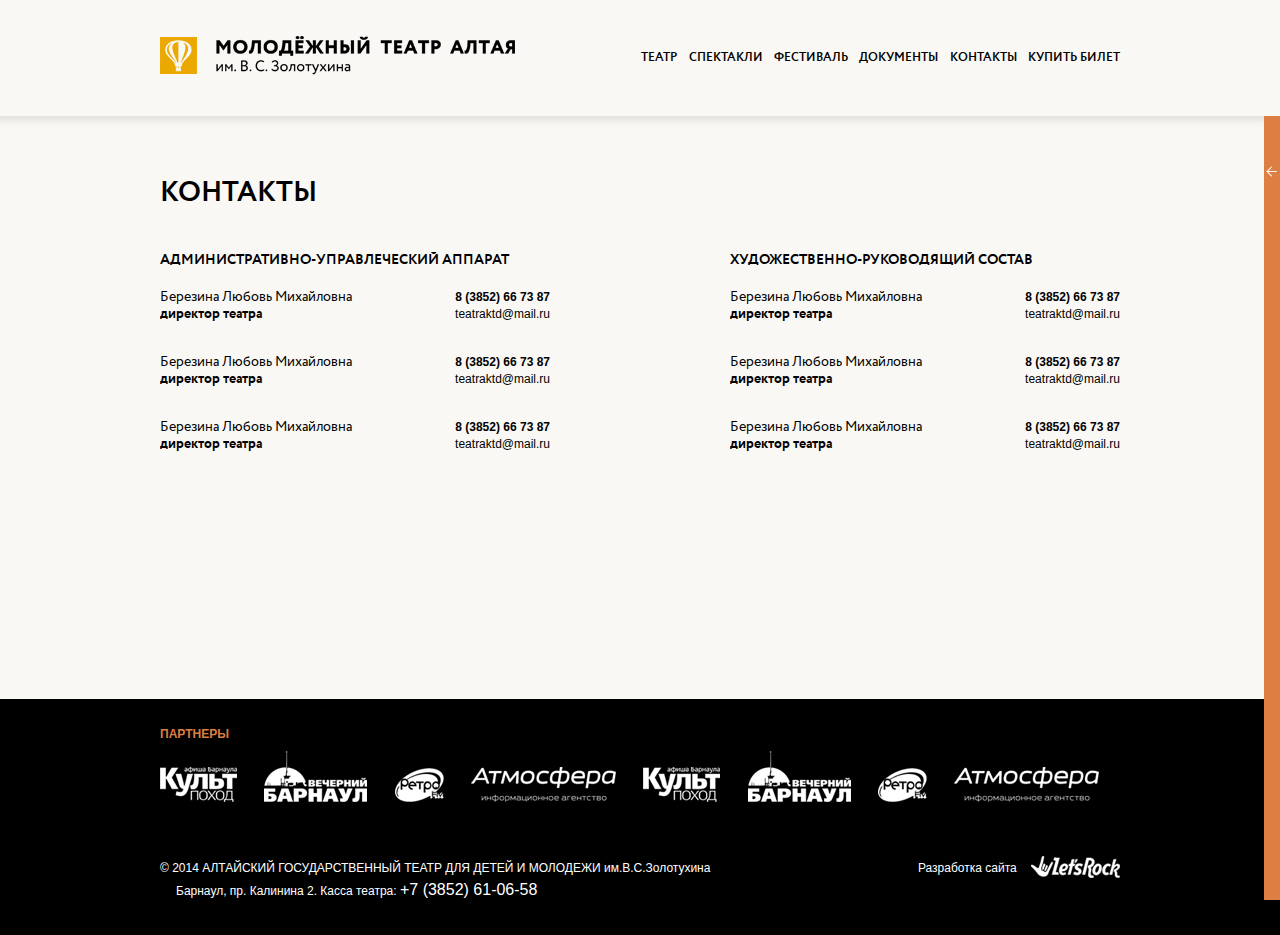
<file: contacts.html>
﻿<!DOCTYPE html>
<html>
<head>
	<title>Молодежный театр Алтая</title>
	<meta http-equiv="content-type" content="text/html; charset=utf-8">
	<meta name="viewport" content="width=1024, user-scalable=yes">
	<link href="./favicon.ico" rel="shortcut icon" type="image/x-icon">
	<link href="./css/style.css" rel="stylesheet" type="text/css" title="compact">
	<link href="./css/jqueryui.css" rel="stylesheet" type="text/css" title="compact">
	<link href="./css/jscrollpane.css" rel="stylesheet" type="text/css" title="compact">
	<script type="text/javascript" src="./js/jquery.js"></script>
	<script type="text/javascript" src="./js/jqueryui.js"></script>
	<script type="text/javascript" src="./js/jscrollpane.js"></script>
	<script type="text/javascript" src="./js/easing.js"></script>
	<script type="text/javascript" src="./js/mousewheel.js"></script>
	<script type="text/javascript" src="./js/dynamic.js"></script>
</head>
<body>
	<div class="wrapper">
		<div class="header">
			<div>
				<a href="#" class="logo"><span><img src="./img/logo_icon.png" width="37" height="222" alt=""></span></a>
				<ul>
					<li><a href="#">Театр</a></li>
					<li><a href="#">Спектакли</a></li>
					<li><a href="#">Фестиваль</a></li>
					<li><a href="#">Документы</a></li>
					<li><a href="#">Контакты</a></li>
					<li><a href="#">Купить билет</a></li>
				</ul>
			</div>
		</div>
		<div class="content">
			<div class="contacts">
				<h1>Контакты</h1>
				<div class="map">
					<script type="text/javascript" charset="utf-8" src="http://api-maps.yandex.ru/services/constructor/1.0/js/?sid=pM0PS1UwIfjyGIbUeOHLIoOd2f4-h8Ue&width=100%&height=417"></script>
				</div>
				<ul>
					<li>
						<h3>Административно-управлеческий аппарат</h3>
						<div>
							<h5><strong>8 (3852) 66 73 87</strong> Березина Любовь Михайловна</h5>
							<p><span>teatraktd@mail.ru</span> директор театра</p>
						</div>
						<div>
							<h5><strong>8 (3852) 66 73 87</strong> Березина Любовь Михайловна</h5>
							<p><span>teatraktd@mail.ru</span> директор театра</p>
						</div>
						<div>
							<h5><strong>8 (3852) 66 73 87</strong> Березина Любовь Михайловна</h5>
							<p><span>teatraktd@mail.ru</span> директор театра</p>
						</div>
					</li>
					<li>
						<h3>Художественно-руководящий состав</h3>
						<div>
							<h5><strong>8 (3852) 66 73 87</strong> Березина Любовь Михайловна</h5>
							<p><span>teatraktd@mail.ru</span> директор театра</p>
						</div>
						<div>
							<h5><strong>8 (3852) 66 73 87</strong> Березина Любовь Михайловна</h5>
							<p><span>teatraktd@mail.ru</span> директор театра</p>
						</div>
						<div>
							<h5><strong>8 (3852) 66 73 87</strong> Березина Любовь Михайловна</h5>
							<p><span>teatraktd@mail.ru</span> директор театра</p>
						</div>
					</li>
				</ul>
			</div>
		</div>
	</div>
	<div class="footer">
		<div>
			<div class="partners">
				<h3>Партнеры</h3>
				<div>
					<div>
						<a href="#"><img src="./pic/partner1.png" width="77" height="70" alt=""></a>
					</div>
					<div>
						<a href="#"><img src="./pic/partner2.png" width="103" height="102" alt=""></a>
					</div>
					<div>
						<a href="#"><img src="./pic/partner3.png" width="49" height="68" alt=""></a>
					</div>
					<div>
						<a href="#"><img src="./pic/partner4.png" width="145" height="70" alt=""></a>
					</div>
					<div>
						<a href="#"><img src="./pic/partner1.png" width="77" height="70" alt=""></a>
					</div>
					<div>
						<a href="#"><img src="./pic/partner2.png" width="103" height="102" alt=""></a>
					</div>
					<div>
						<a href="#"><img src="./pic/partner3.png" width="49" height="68" alt=""></a>
					</div>
					<div>
						<a href="#"><img src="./pic/partner4.png" width="145" height="70" alt=""></a>
					</div>
				</div>
			</div>
			<div class="information">
				<p>© 2014 <span>Алтайский государственный театр для детей и молодежи</span> им.В.С.Золотухина <em>Барнаул, пр. Калинина 2. Касса театра: <strong>+7 (3852) 61-06-58</strong></em></p>
				<h5>Разработка сайта <a href="http://letsrock.pro" target="_blank"><img src="./img/letsrock_logo.png" width="89" height="22" alt=""></a></h5>
			</div>
		</div>
	</div>
	<div class="panel">
		<div>
			<div>
				<div class="calendar">
					<h2>Афиша</h2>
					<div>
						<div class="date"></div>
						<h5><a href="#">Расписание спектаклей</a></h5>
					</div>
				</div>
				<div class="preview">
					<h2>Новости</h2>
					<div>
						<div>
							<h6>24.08.2014</h6>
							<p>Молодежный театр Алтая возобновляет традицию проведения Фестивалей Речи.</p>
						</div>
						<div>
							<h6>21.08.2014</h6>
							<p>Вышел полный трейлер “50 оттенков серого”.</p>
						</div>
						<div>
							<img src="./pic/preview1.jpg" width="242" height="134" alt="">
							<h6>18.08.2014</h6>
							<p>Молодежный театр Алтая возобновляет традицию проведения Фестивалей Речи.</p>
						</div>
						<div>
							<h6>08.08.2014</h6>
							<p>Вышел полный трейлер “50 оттенков серого”.</p>
						</div>
						<div>
							<img src="./pic/preview2.jpg" width="242" height="134" alt="">
							<h6>08.08.2014</h6>
							<p>Молодежный театр Алтая возобновляет традицию проведения Фестивалей Речи.</p>
						</div>
						<div>
							<h6>07.08.2014</h6>
							<p>Молодежный театр Алтая возобновляет традицию проведения Фестивалей Речи.</p>
						</div>
					</div>
				</div>
			</div>
		</div>
		<button class="archive">Архив новостей</button>
		<div class="news">
			<div>
				<div>
					<h3>Молодежный театр Алтая возобновляет традицию проведения Фестивалей Речи</h3>
					<p>Молодежный театр Алтая возобновляет традицию проведения Фестивалей Речи. Молодежный театр Алтая возобновляет традицию проведения Фестивалей Речи. Молодежный театр Алтая возобновляет традицию проведения Фестивалей Речи. Молодежный театр Алтая возобновляет традицию проведения Фестивалей Речи. Молодежный театр Алтая возобновляет традицию проведения Фестивалей Речи. Молодежный театр Алтая возобновляет традицию проведения Фестивалей Речи. Молодежный театр Алтая возобновляет традицию проведения Фестивалей Речи. Молодежный театр Алтая возобновляет традицию проведения Фестивалей Речи. Молодежный театр Алтая возобновляет традицию проведения Фестивалей Речи.</p>
				</div>
				<div>
					<h3>Молодежный театр Алтая возобновляет традицию проведения Фестивалей Речи</h3>
					<img src="./pic/new1.jpg" width="376" height="111" alt="">
					<p>Молодежный театр Алтая возобновляет традицию проведения Фестивалей Речи. Молодежный театр Алтая возобновляет традицию проведения Фестивалей Речи. Молодежный театр Алтая возобновляет традицию проведения Фестивалей Речи. Молодежный театр Алтая возобновляет традицию проведения Фестивалей Речи. Молодежный театр Алтая возобновляет традицию проведения Фестивалей Речи. Молодежный театр Алтая возобновляет традицию проведения Фестивалей Речи. Молодежный театр Алтая возобновляет традицию проведения Фестивалей Речи. Молодежный театр Алтая возобновляет традицию проведения Фестивалей Речи. Молодежный театр Алтая возобновляет традицию проведения Фестивалей Речи.</p>
				</div>
				<div>
					<h3>Молодежный театр Алтая возобновляет традицию проведения Фестивалей Речи</h3>
					<p>Молодежный театр Алтая возобновляет традицию проведения Фестивалей Речи. Молодежный театр Алтая возобновляет традицию проведения Фестивалей Речи. Молодежный театр Алтая возобновляет традицию проведения Фестивалей Речи. Молодежный театр Алтая возобновляет традицию проведения Фестивалей Речи. Молодежный театр Алтая возобновляет традицию проведения Фестивалей Речи. Молодежный театр Алтая возобновляет традицию проведения Фестивалей Речи. Молодежный театр Алтая возобновляет традицию проведения Фестивалей Речи. Молодежный театр Алтая возобновляет традицию проведения Фестивалей Речи. Молодежный театр Алтая возобновляет традицию проведения Фестивалей Речи.</p>
				</div>
				<div>
					<h3>Молодежный театр Алтая возобновляет традицию проведения Фестивалей Речи</h3>
					<p>Молодежный театр Алтая возобновляет традицию проведения Фестивалей Речи. Молодежный театр Алтая возобновляет традицию проведения Фестивалей Речи. Молодежный театр Алтая возобновляет традицию проведения Фестивалей Речи. Молодежный театр Алтая возобновляет традицию проведения Фестивалей Речи. Молодежный театр Алтая возобновляет традицию проведения Фестивалей Речи. Молодежный театр Алтая возобновляет традицию проведения Фестивалей Речи. Молодежный театр Алтая возобновляет традицию проведения Фестивалей Речи. Молодежный театр Алтая возобновляет традицию проведения Фестивалей Речи. Молодежный театр Алтая возобновляет традицию проведения Фестивалей Речи.</p>
				</div>
				<div>
					<h3>Молодежный театр Алтая возобновляет традицию проведения Фестивалей Речи</h3>
					<p>Молодежный театр Алтая возобновляет традицию проведения Фестивалей Речи. Молодежный театр Алтая возобновляет традицию проведения Фестивалей Речи. Молодежный театр Алтая возобновляет традицию проведения Фестивалей Речи. Молодежный театр Алтая возобновляет традицию проведения Фестивалей Речи. Молодежный театр Алтая возобновляет традицию проведения Фестивалей Речи. Молодежный театр Алтая возобновляет традицию проведения Фестивалей Речи. Молодежный театр Алтая возобновляет традицию проведения Фестивалей Речи. Молодежный театр Алтая возобновляет традицию проведения Фестивалей Речи. Молодежный театр Алтая возобновляет традицию проведения Фестивалей Речи.</p>
				</div>
				<div>
					<h3>Молодежный театр Алтая возобновляет традицию проведения Фестивалей Речи</h3>
					<p>Молодежный театр Алтая возобновляет традицию проведения Фестивалей Речи. Молодежный театр Алтая возобновляет традицию проведения Фестивалей Речи. Молодежный театр Алтая возобновляет традицию проведения Фестивалей Речи. Молодежный театр Алтая возобновляет традицию проведения Фестивалей Речи. Молодежный театр Алтая возобновляет традицию проведения Фестивалей Речи. Молодежный театр Алтая возобновляет традицию проведения Фестивалей Речи. Молодежный театр Алтая возобновляет традицию проведения Фестивалей Речи. Молодежный театр Алтая возобновляет традицию проведения Фестивалей Речи. Молодежный театр Алтая возобновляет традицию проведения Фестивалей Речи.</p>
				</div>
			</div>
		</div>
	</div>
	<span class="control"></span>
	<div class="social">
		<ul>
			<li><a href="#"><img src="./img/facebook_icon.png" width="6" height="14" alt=""></a></li>
			<li><a href="#"><img src="./img/twitter_icon.png" width="13" height="10" alt=""></a></li>
			<li><a href="#"><img src="./img/vkontakte_icon.png" width="9" height="11" alt=""></a></li>
		</ul>
	</div>
</body>
</html>
</file>
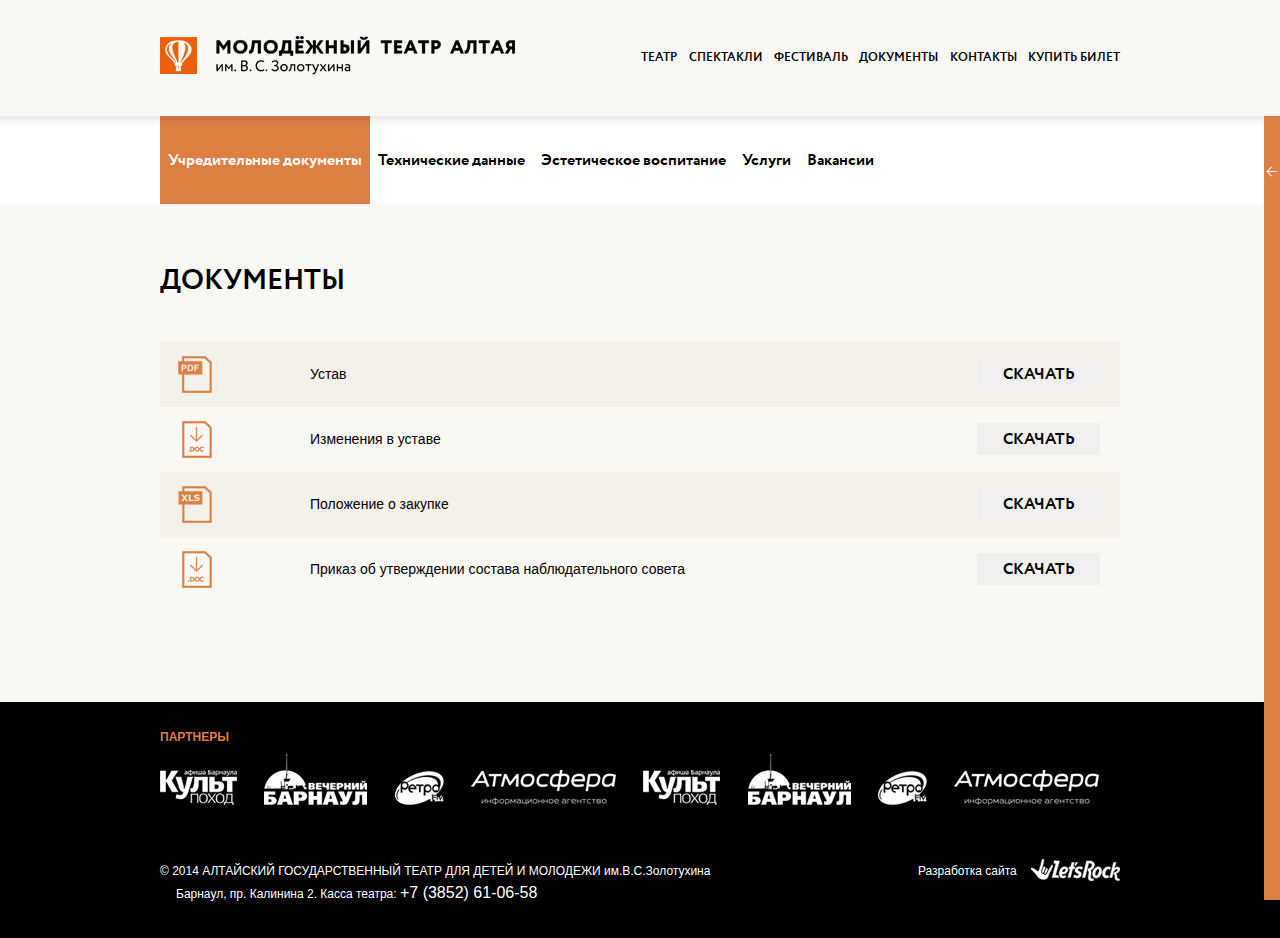
<file: documents.html>
﻿<!DOCTYPE html>
<html>
<head>
	<title>Молодежный театр Алтая</title>
	<meta http-equiv="content-type" content="text/html; charset=utf-8">
	<meta name="viewport" content="width=1024, user-scalable=yes">
	<link href="./favicon.ico" rel="shortcut icon" type="image/x-icon">
	<link href="./css/style.css" rel="stylesheet" type="text/css" title="compact">
	<link href="./css/jqueryui.css" rel="stylesheet" type="text/css" title="compact">
	<link href="./css/jscrollpane.css" rel="stylesheet" type="text/css" title="compact">
	<script type="text/javascript" src="./js/jquery.js"></script>
	<script type="text/javascript" src="./js/jqueryui.js"></script>
	<script type="text/javascript" src="./js/jscrollpane.js"></script>
	<script type="text/javascript" src="./js/easing.js"></script>
	<script type="text/javascript" src="./js/mousewheel.js"></script>
	<script type="text/javascript" src="./js/dynamic.js"></script>
</head>
<body>
	<div class="wrapper">
		<div class="header">
			<div>
				<a href="#" class="logo"><span><img src="./img/logo_icon.png" width="37" height="222" alt=""></span></a>
				<ul>
					<li><a href="#">Театр</a></li>
					<li><a href="#">Спектакли</a></li>
					<li><a href="#">Фестиваль</a></li>
					<li><a href="#">Документы</a></li>
					<li><a href="#">Контакты</a></li>
					<li><a href="#">Купить билет</a></li>
				</ul>
			</div>
		</div>
		<div class="content">
			<div class="nav">
				<ul>
					<li class="active"><a href="#">Учредительные документы</a></li>
					<li><a href="#">Технические данные</a></li>
					<li><a href="#">Эстетическое воспитание</a></li>
					<li><a href="#">Услуги</a></li>
					<li><a href="#">Вакансии</a></li>
				</ul>
			</div>
			<div class="documents">
				<h1>Документы</h1>
				<ul class="files">
					<li><img src="./img/pdf_icon.png" width="34" height="37" alt=""> Устав <button>Скачать</button></li>
					<li><img src="./img/doc_icon.png" width="30" height="37" alt=""> Изменения в уставе <button>Скачать</button></li>
					<li><img src="./img/xls_icon.png" width="34" height="37" alt=""> Положение о закупке <button>Скачать</button></li>
					<li><img src="./img/doc_icon.png" width="30" height="37" alt=""> Приказ об утверждении состава наблюдательного совета <button>Скачать</button></li>
				</ul>
			</div>
		</div>
	</div>
	<div class="footer">
		<div>
			<div class="partners">
				<h3>Партнеры</h3>
				<div>
					<div>
						<a href="#"><img src="./pic/partner1.png" width="77" height="70" alt=""></a>
					</div>
					<div>
						<a href="#"><img src="./pic/partner2.png" width="103" height="102" alt=""></a>
					</div>
					<div>
						<a href="#"><img src="./pic/partner3.png" width="49" height="68" alt=""></a>
					</div>
					<div>
						<a href="#"><img src="./pic/partner4.png" width="145" height="70" alt=""></a>
					</div>
					<div>
						<a href="#"><img src="./pic/partner1.png" width="77" height="70" alt=""></a>
					</div>
					<div>
						<a href="#"><img src="./pic/partner2.png" width="103" height="102" alt=""></a>
					</div>
					<div>
						<a href="#"><img src="./pic/partner3.png" width="49" height="68" alt=""></a>
					</div>
					<div>
						<a href="#"><img src="./pic/partner4.png" width="145" height="70" alt=""></a>
					</div>
				</div>
			</div>
			<div class="information">
				<p>© 2014 <span>Алтайский государственный театр для детей и молодежи</span> им.В.С.Золотухина <em>Барнаул, пр. Калинина 2. Касса театра: <strong>+7 (3852) 61-06-58</strong></em></p>
				<h5>Разработка сайта <a href="http://letsrock.pro" target="_blank"><img src="./img/letsrock_logo.png" width="89" height="22" alt=""></a></h5>
			</div>
		</div>
	</div>
	<div class="panel">
		<div>
			<div>
				<div class="calendar">
					<h2>Афиша</h2>
					<div>
						<div class="date"></div>
						<h5><a href="#">Расписание спектаклей</a></h5>
					</div>
				</div>
				<div class="preview">
					<h2>Новости</h2>
					<div>
						<div>
							<h6>24.08.2014</h6>
							<p>Молодежный театр Алтая возобновляет традицию проведения Фестивалей Речи.</p>
						</div>
						<div>
							<h6>21.08.2014</h6>
							<p>Вышел полный трейлер “50 оттенков серого”.</p>
						</div>
						<div>
							<img src="./pic/preview1.jpg" width="242" height="134" alt="">
							<h6>18.08.2014</h6>
							<p>Молодежный театр Алтая возобновляет традицию проведения Фестивалей Речи.</p>
						</div>
						<div>
							<h6>08.08.2014</h6>
							<p>Вышел полный трейлер “50 оттенков серого”.</p>
						</div>
						<div>
							<img src="./pic/preview2.jpg" width="242" height="134" alt="">
							<h6>08.08.2014</h6>
							<p>Молодежный театр Алтая возобновляет традицию проведения Фестивалей Речи.</p>
						</div>
						<div>
							<h6>07.08.2014</h6>
							<p>Молодежный театр Алтая возобновляет традицию проведения Фестивалей Речи.</p>
						</div>
					</div>
				</div>
			</div>
		</div>
		<button class="archive">Архив новостей</button>
		<div class="news">
			<div>
				<div>
					<h3>Молодежный театр Алтая возобновляет традицию проведения Фестивалей Речи</h3>
					<p>Молодежный театр Алтая возобновляет традицию проведения Фестивалей Речи. Молодежный театр Алтая возобновляет традицию проведения Фестивалей Речи. Молодежный театр Алтая возобновляет традицию проведения Фестивалей Речи. Молодежный театр Алтая возобновляет традицию проведения Фестивалей Речи. Молодежный театр Алтая возобновляет традицию проведения Фестивалей Речи. Молодежный театр Алтая возобновляет традицию проведения Фестивалей Речи. Молодежный театр Алтая возобновляет традицию проведения Фестивалей Речи. Молодежный театр Алтая возобновляет традицию проведения Фестивалей Речи. Молодежный театр Алтая возобновляет традицию проведения Фестивалей Речи.</p>
				</div>
				<div>
					<h3>Молодежный театр Алтая возобновляет традицию проведения Фестивалей Речи</h3>
					<img src="./pic/new1.jpg" width="376" height="111" alt="">
					<p>Молодежный театр Алтая возобновляет традицию проведения Фестивалей Речи. Молодежный театр Алтая возобновляет традицию проведения Фестивалей Речи. Молодежный театр Алтая возобновляет традицию проведения Фестивалей Речи. Молодежный театр Алтая возобновляет традицию проведения Фестивалей Речи. Молодежный театр Алтая возобновляет традицию проведения Фестивалей Речи. Молодежный театр Алтая возобновляет традицию проведения Фестивалей Речи. Молодежный театр Алтая возобновляет традицию проведения Фестивалей Речи. Молодежный театр Алтая возобновляет традицию проведения Фестивалей Речи. Молодежный театр Алтая возобновляет традицию проведения Фестивалей Речи.</p>
				</div>
				<div>
					<h3>Молодежный театр Алтая возобновляет традицию проведения Фестивалей Речи</h3>
					<p>Молодежный театр Алтая возобновляет традицию проведения Фестивалей Речи. Молодежный театр Алтая возобновляет традицию проведения Фестивалей Речи. Молодежный театр Алтая возобновляет традицию проведения Фестивалей Речи. Молодежный театр Алтая возобновляет традицию проведения Фестивалей Речи. Молодежный театр Алтая возобновляет традицию проведения Фестивалей Речи. Молодежный театр Алтая возобновляет традицию проведения Фестивалей Речи. Молодежный театр Алтая возобновляет традицию проведения Фестивалей Речи. Молодежный театр Алтая возобновляет традицию проведения Фестивалей Речи. Молодежный театр Алтая возобновляет традицию проведения Фестивалей Речи.</p>
				</div>
				<div>
					<h3>Молодежный театр Алтая возобновляет традицию проведения Фестивалей Речи</h3>
					<p>Молодежный театр Алтая возобновляет традицию проведения Фестивалей Речи. Молодежный театр Алтая возобновляет традицию проведения Фестивалей Речи. Молодежный театр Алтая возобновляет традицию проведения Фестивалей Речи. Молодежный театр Алтая возобновляет традицию проведения Фестивалей Речи. Молодежный театр Алтая возобновляет традицию проведения Фестивалей Речи. Молодежный театр Алтая возобновляет традицию проведения Фестивалей Речи. Молодежный театр Алтая возобновляет традицию проведения Фестивалей Речи. Молодежный театр Алтая возобновляет традицию проведения Фестивалей Речи. Молодежный театр Алтая возобновляет традицию проведения Фестивалей Речи.</p>
				</div>
				<div>
					<h3>Молодежный театр Алтая возобновляет традицию проведения Фестивалей Речи</h3>
					<p>Молодежный театр Алтая возобновляет традицию проведения Фестивалей Речи. Молодежный театр Алтая возобновляет традицию проведения Фестивалей Речи. Молодежный театр Алтая возобновляет традицию проведения Фестивалей Речи. Молодежный театр Алтая возобновляет традицию проведения Фестивалей Речи. Молодежный театр Алтая возобновляет традицию проведения Фестивалей Речи. Молодежный театр Алтая возобновляет традицию проведения Фестивалей Речи. Молодежный театр Алтая возобновляет традицию проведения Фестивалей Речи. Молодежный театр Алтая возобновляет традицию проведения Фестивалей Речи. Молодежный театр Алтая возобновляет традицию проведения Фестивалей Речи.</p>
				</div>
				<div>
					<h3>Молодежный театр Алтая возобновляет традицию проведения Фестивалей Речи</h3>
					<p>Молодежный театр Алтая возобновляет традицию проведения Фестивалей Речи. Молодежный театр Алтая возобновляет традицию проведения Фестивалей Речи. Молодежный театр Алтая возобновляет традицию проведения Фестивалей Речи. Молодежный театр Алтая возобновляет традицию проведения Фестивалей Речи. Молодежный театр Алтая возобновляет традицию проведения Фестивалей Речи. Молодежный театр Алтая возобновляет традицию проведения Фестивалей Речи. Молодежный театр Алтая возобновляет традицию проведения Фестивалей Речи. Молодежный театр Алтая возобновляет традицию проведения Фестивалей Речи. Молодежный театр Алтая возобновляет традицию проведения Фестивалей Речи.</p>
				</div>
			</div>
		</div>
	</div>
	<span class="control"></span>
	<div class="social">
		<ul>
			<li><a href="#"><img src="./img/facebook_icon.png" width="6" height="14" alt=""></a></li>
			<li><a href="#"><img src="./img/twitter_icon.png" width="13" height="10" alt=""></a></li>
			<li><a href="#"><img src="./img/vkontakte_icon.png" width="9" height="11" alt=""></a></li>
		</ul>
	</div>
</body>
</html>
</file>
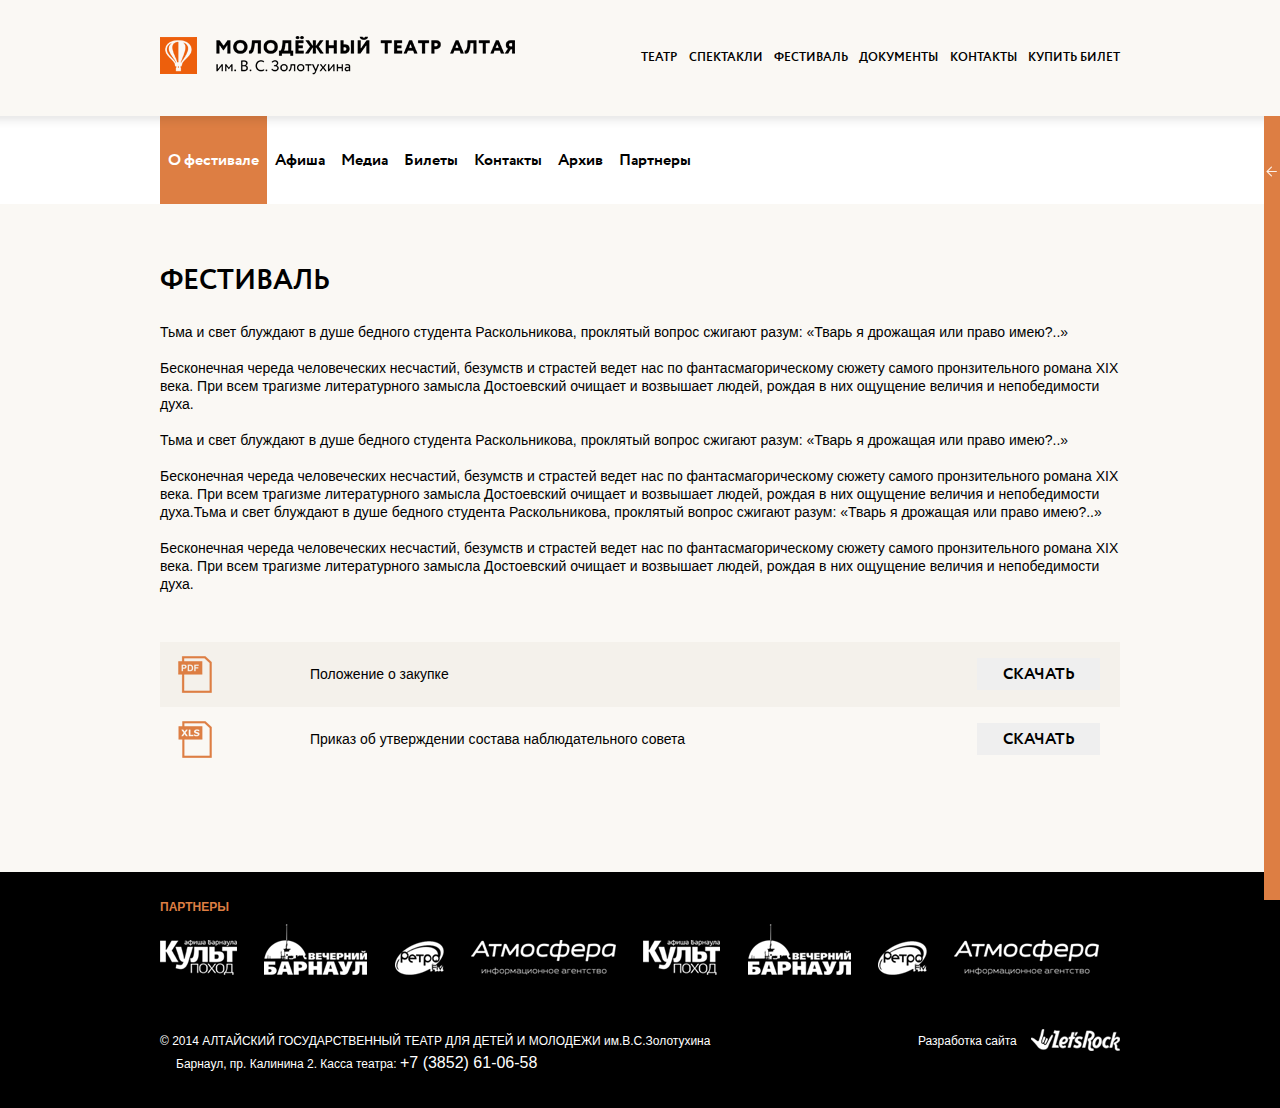
<file: festival.html>
﻿<!DOCTYPE html>
<html>
<head>
	<title>Молодежный театр Алтая</title>
	<meta http-equiv="content-type" content="text/html; charset=utf-8">
	<meta name="viewport" content="width=1024, user-scalable=yes">
	<link href="./favicon.ico" rel="shortcut icon" type="image/x-icon">
	<link href="./css/style.css" rel="stylesheet" type="text/css" title="compact">
	<link href="./css/jqueryui.css" rel="stylesheet" type="text/css" title="compact">
	<link href="./css/jscrollpane.css" rel="stylesheet" type="text/css" title="compact">
	<script type="text/javascript" src="./js/jquery.js"></script>
	<script type="text/javascript" src="./js/jqueryui.js"></script>
	<script type="text/javascript" src="./js/jscrollpane.js"></script>
	<script type="text/javascript" src="./js/easing.js"></script>
	<script type="text/javascript" src="./js/mousewheel.js"></script>
	<script type="text/javascript" src="./js/dynamic.js"></script>
</head>
<body>
	<div class="wrapper">
		<div class="header">
			<div>
				<a href="#" class="logo"><span><img src="./img/logo_icon.png" width="37" height="222" alt=""></span></a>
				<ul>
					<li><a href="#">Театр</a></li>
					<li><a href="#">Спектакли</a></li>
					<li><a href="#">Фестиваль</a></li>
					<li><a href="#">Документы</a></li>
					<li><a href="#">Контакты</a></li>
					<li><a href="#">Купить билет</a></li>
				</ul>
			</div>
		</div>
		<div class="content">
			<div class="nav">
				<ul>
					<li class="active"><a href="#">О фестивале</a></li>
					<li><a href="#">Афиша</a></li>
					<li><a href="#">Медиа</a></li>
					<li><a href="#">Билеты</a></li>
					<li><a href="#">Контакты</a></li>
					<li><a href="#">Архив</a></li>
					<li><a href="#">Партнеры</a></li>
				</ul>
			</div>
			<div class="festival">
				<h1>Фестиваль</h1>
				<p>Тьма и свет блуждают в душе бедного студента Раскольникова, проклятый вопрос сжигают разум: «Тварь я дрожащая или право имею?..»</p>
				<p>Бесконечная череда человеческих несчастий, безумств и страстей ведет нас по фантасмагорическому сюжету самого пронзительного романа XIX века. При всем трагизме литературного замысла Достоевский очищает и возвышает людей, рождая в них ощущение величия и непобедимости духа.</p>
				<p>Тьма и свет блуждают в душе бедного студента Раскольникова, проклятый вопрос сжигают разум: «Тварь я дрожащая или право имею?..»</p>
				<p>Бесконечная череда человеческих несчастий, безумств и страстей ведет нас по фантасмагорическому сюжету самого пронзительного романа XIX века. При всем трагизме литературного замысла Достоевский очищает и возвышает людей, рождая в них ощущение величия и непобедимости духа.Тьма и свет блуждают в душе бедного студента Раскольникова, проклятый вопрос сжигают разум: «Тварь я дрожащая или право имею?..»</p>
				<p>Бесконечная череда человеческих несчастий, безумств и страстей ведет нас по фантасмагорическому сюжету самого пронзительного романа XIX века. При всем трагизме литературного замысла Достоевский очищает и возвышает людей, рождая в них ощущение величия и непобедимости духа.</p>
				<ul class="files">
					<li><img src="./img/pdf_icon.png" width="34" height="37" alt=""> Положение о закупке <button>Скачать</button></li>
					<li><img src="./img/xls_icon.png" width="34" height="37" alt=""> Приказ об утверждении состава наблюдательного совета <button>Скачать</button></li>
				</ul>
			</div>
		</div>
	</div>
	<div class="footer">
		<div>
			<div class="partners">
				<h3>Партнеры</h3>
				<div>
					<div>
						<a href="#"><img src="./pic/partner1.png" width="77" height="70" alt=""></a>
					</div>
					<div>
						<a href="#"><img src="./pic/partner2.png" width="103" height="102" alt=""></a>
					</div>
					<div>
						<a href="#"><img src="./pic/partner3.png" width="49" height="68" alt=""></a>
					</div>
					<div>
						<a href="#"><img src="./pic/partner4.png" width="145" height="70" alt=""></a>
					</div>
					<div>
						<a href="#"><img src="./pic/partner1.png" width="77" height="70" alt=""></a>
					</div>
					<div>
						<a href="#"><img src="./pic/partner2.png" width="103" height="102" alt=""></a>
					</div>
					<div>
						<a href="#"><img src="./pic/partner3.png" width="49" height="68" alt=""></a>
					</div>
					<div>
						<a href="#"><img src="./pic/partner4.png" width="145" height="70" alt=""></a>
					</div>
				</div>
			</div>
			<div class="information">
				<p>© 2014 <span>Алтайский государственный театр для детей и молодежи</span> им.В.С.Золотухина <em>Барнаул, пр. Калинина 2. Касса театра: <strong>+7 (3852) 61-06-58</strong></em></p>
				<h5>Разработка сайта <a href="http://letsrock.pro" target="_blank"><img src="./img/letsrock_logo.png" width="89" height="22" alt=""></a></h5>
			</div>
		</div>
	</div>
	<div class="panel">
		<div>
			<div>
				<div class="calendar">
					<h2>Афиша</h2>
					<div>
						<div class="date"></div>
						<h5><a href="#">Расписание спектаклей</a></h5>
					</div>
				</div>
				<div class="preview">
					<h2>Новости</h2>
					<div>
						<div>
							<h6>24.08.2014</h6>
							<p>Молодежный театр Алтая возобновляет традицию проведения Фестивалей Речи.</p>
						</div>
						<div>
							<h6>21.08.2014</h6>
							<p>Вышел полный трейлер “50 оттенков серого”.</p>
						</div>
						<div>
							<img src="./pic/preview1.jpg" width="242" height="134" alt="">
							<h6>18.08.2014</h6>
							<p>Молодежный театр Алтая возобновляет традицию проведения Фестивалей Речи.</p>
						</div>
						<div>
							<h6>08.08.2014</h6>
							<p>Вышел полный трейлер “50 оттенков серого”.</p>
						</div>
						<div>
							<img src="./pic/preview2.jpg" width="242" height="134" alt="">
							<h6>08.08.2014</h6>
							<p>Молодежный театр Алтая возобновляет традицию проведения Фестивалей Речи.</p>
						</div>
						<div>
							<h6>07.08.2014</h6>
							<p>Молодежный театр Алтая возобновляет традицию проведения Фестивалей Речи.</p>
						</div>
					</div>
				</div>
			</div>
		</div>
		<button class="archive">Архив новостей</button>
		<div class="news">
			<div>
				<div>
					<h3>Молодежный театр Алтая возобновляет традицию проведения Фестивалей Речи</h3>
					<p>Молодежный театр Алтая возобновляет традицию проведения Фестивалей Речи. Молодежный театр Алтая возобновляет традицию проведения Фестивалей Речи. Молодежный театр Алтая возобновляет традицию проведения Фестивалей Речи. Молодежный театр Алтая возобновляет традицию проведения Фестивалей Речи. Молодежный театр Алтая возобновляет традицию проведения Фестивалей Речи. Молодежный театр Алтая возобновляет традицию проведения Фестивалей Речи. Молодежный театр Алтая возобновляет традицию проведения Фестивалей Речи. Молодежный театр Алтая возобновляет традицию проведения Фестивалей Речи. Молодежный театр Алтая возобновляет традицию проведения Фестивалей Речи.</p>
				</div>
				<div>
					<h3>Молодежный театр Алтая возобновляет традицию проведения Фестивалей Речи</h3>
					<img src="./pic/new1.jpg" width="376" height="111" alt="">
					<p>Молодежный театр Алтая возобновляет традицию проведения Фестивалей Речи. Молодежный театр Алтая возобновляет традицию проведения Фестивалей Речи. Молодежный театр Алтая возобновляет традицию проведения Фестивалей Речи. Молодежный театр Алтая возобновляет традицию проведения Фестивалей Речи. Молодежный театр Алтая возобновляет традицию проведения Фестивалей Речи. Молодежный театр Алтая возобновляет традицию проведения Фестивалей Речи. Молодежный театр Алтая возобновляет традицию проведения Фестивалей Речи. Молодежный театр Алтая возобновляет традицию проведения Фестивалей Речи. Молодежный театр Алтая возобновляет традицию проведения Фестивалей Речи.</p>
				</div>
				<div>
					<h3>Молодежный театр Алтая возобновляет традицию проведения Фестивалей Речи</h3>
					<p>Молодежный театр Алтая возобновляет традицию проведения Фестивалей Речи. Молодежный театр Алтая возобновляет традицию проведения Фестивалей Речи. Молодежный театр Алтая возобновляет традицию проведения Фестивалей Речи. Молодежный театр Алтая возобновляет традицию проведения Фестивалей Речи. Молодежный театр Алтая возобновляет традицию проведения Фестивалей Речи. Молодежный театр Алтая возобновляет традицию проведения Фестивалей Речи. Молодежный театр Алтая возобновляет традицию проведения Фестивалей Речи. Молодежный театр Алтая возобновляет традицию проведения Фестивалей Речи. Молодежный театр Алтая возобновляет традицию проведения Фестивалей Речи.</p>
				</div>
				<div>
					<h3>Молодежный театр Алтая возобновляет традицию проведения Фестивалей Речи</h3>
					<p>Молодежный театр Алтая возобновляет традицию проведения Фестивалей Речи. Молодежный театр Алтая возобновляет традицию проведения Фестивалей Речи. Молодежный театр Алтая возобновляет традицию проведения Фестивалей Речи. Молодежный театр Алтая возобновляет традицию проведения Фестивалей Речи. Молодежный театр Алтая возобновляет традицию проведения Фестивалей Речи. Молодежный театр Алтая возобновляет традицию проведения Фестивалей Речи. Молодежный театр Алтая возобновляет традицию проведения Фестивалей Речи. Молодежный театр Алтая возобновляет традицию проведения Фестивалей Речи. Молодежный театр Алтая возобновляет традицию проведения Фестивалей Речи.</p>
				</div>
				<div>
					<h3>Молодежный театр Алтая возобновляет традицию проведения Фестивалей Речи</h3>
					<p>Молодежный театр Алтая возобновляет традицию проведения Фестивалей Речи. Молодежный театр Алтая возобновляет традицию проведения Фестивалей Речи. Молодежный театр Алтая возобновляет традицию проведения Фестивалей Речи. Молодежный театр Алтая возобновляет традицию проведения Фестивалей Речи. Молодежный театр Алтая возобновляет традицию проведения Фестивалей Речи. Молодежный театр Алтая возобновляет традицию проведения Фестивалей Речи. Молодежный театр Алтая возобновляет традицию проведения Фестивалей Речи. Молодежный театр Алтая возобновляет традицию проведения Фестивалей Речи. Молодежный театр Алтая возобновляет традицию проведения Фестивалей Речи.</p>
				</div>
				<div>
					<h3>Молодежный театр Алтая возобновляет традицию проведения Фестивалей Речи</h3>
					<p>Молодежный театр Алтая возобновляет традицию проведения Фестивалей Речи. Молодежный театр Алтая возобновляет традицию проведения Фестивалей Речи. Молодежный театр Алтая возобновляет традицию проведения Фестивалей Речи. Молодежный театр Алтая возобновляет традицию проведения Фестивалей Речи. Молодежный театр Алтая возобновляет традицию проведения Фестивалей Речи. Молодежный театр Алтая возобновляет традицию проведения Фестивалей Речи. Молодежный театр Алтая возобновляет традицию проведения Фестивалей Речи. Молодежный театр Алтая возобновляет традицию проведения Фестивалей Речи. Молодежный театр Алтая возобновляет традицию проведения Фестивалей Речи.</p>
				</div>
			</div>
		</div>
	</div>
	<span class="control"></span>
	<div class="social">
		<ul>
			<li><a href="#"><img src="./img/facebook_icon.png" width="6" height="14" alt=""></a></li>
			<li><a href="#"><img src="./img/twitter_icon.png" width="13" height="10" alt=""></a></li>
			<li><a href="#"><img src="./img/vkontakte_icon.png" width="9" height="11" alt=""></a></li>
		</ul>
	</div>
</body>
</html>
</file>
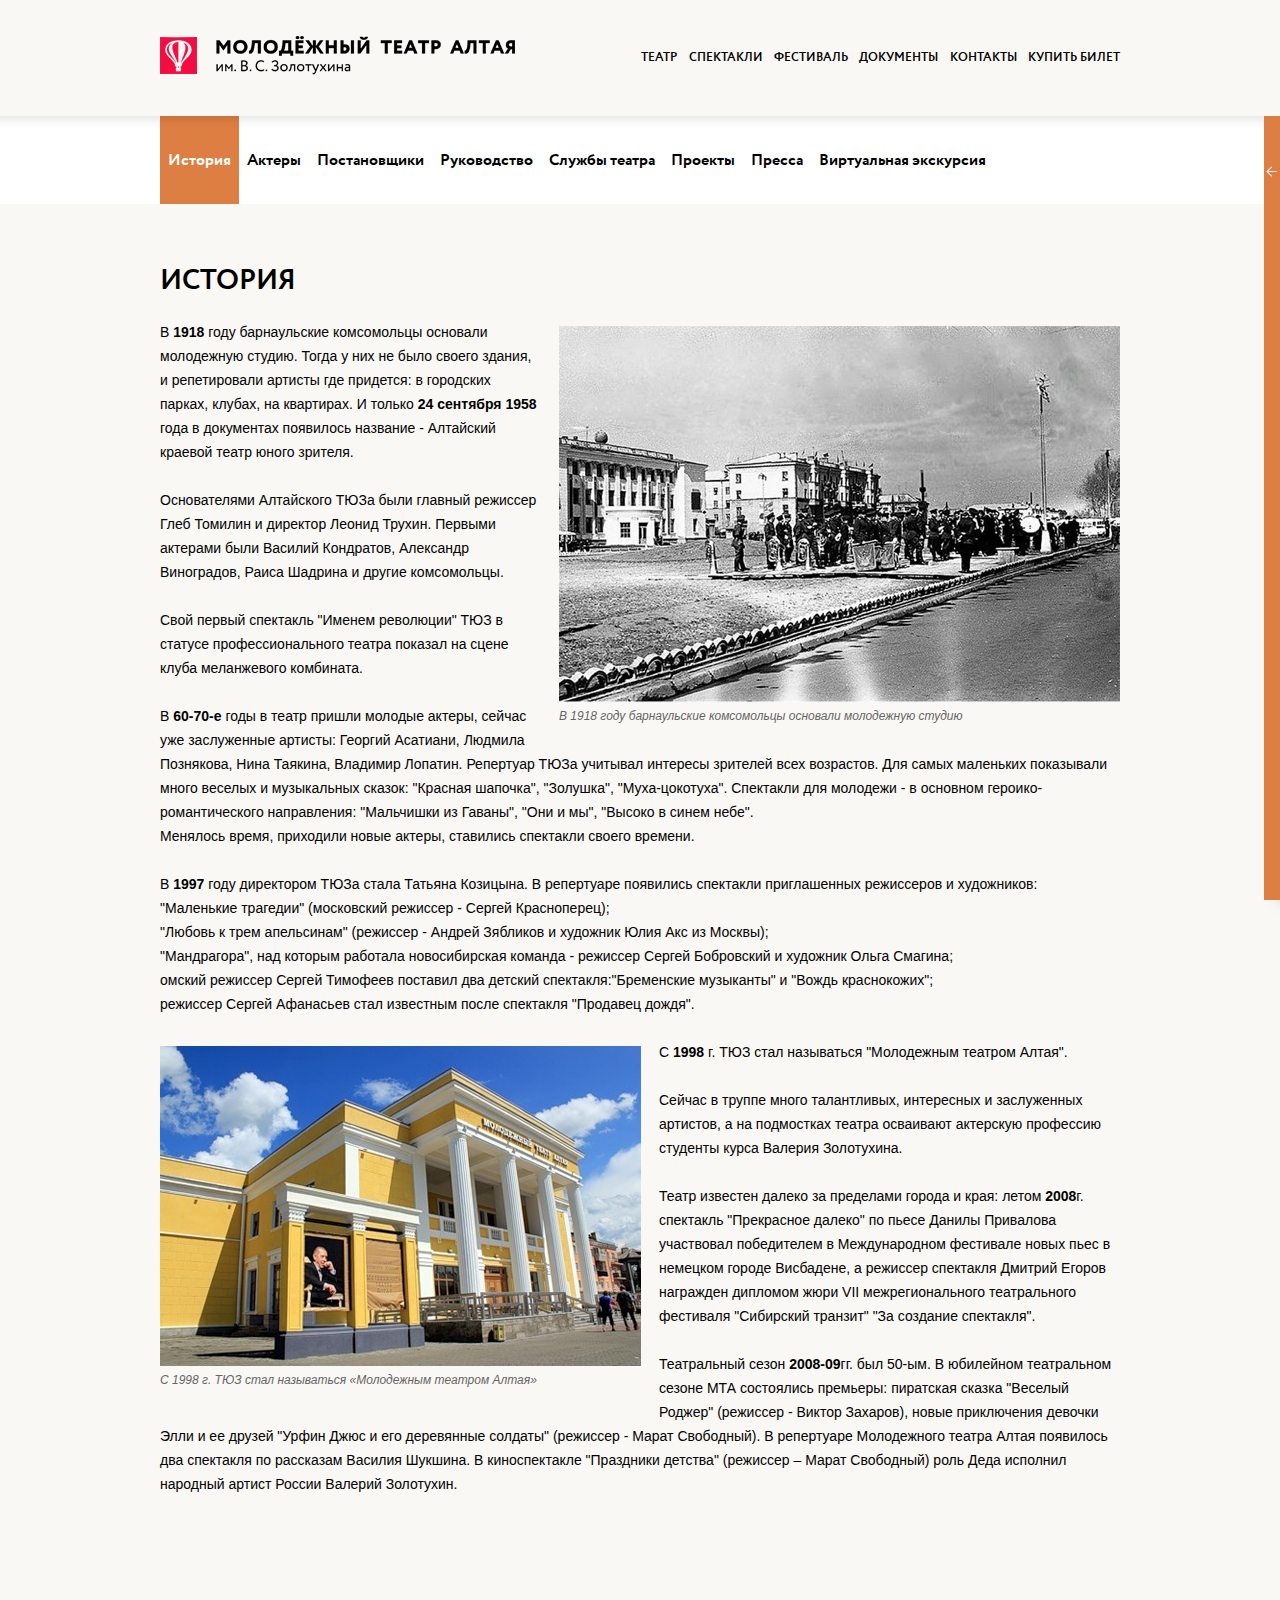
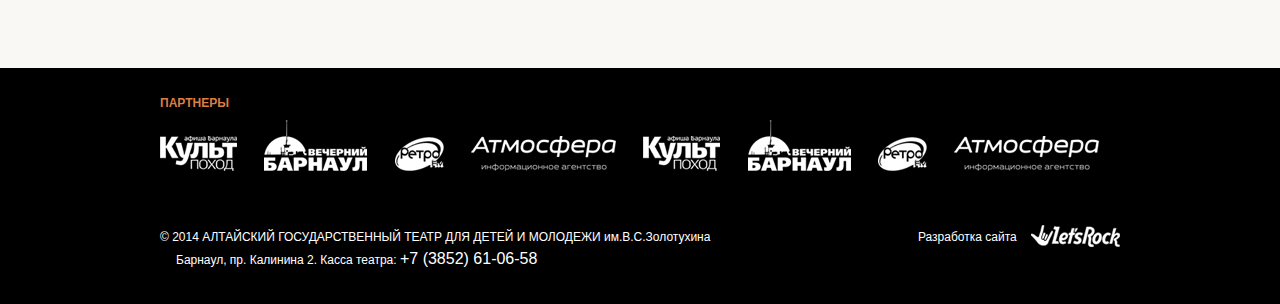
<file: history.html>
﻿<!DOCTYPE html>
<html>
<head>
	<title>Молодежный театр Алтая</title>
	<meta http-equiv="content-type" content="text/html; charset=utf-8">
	<meta name="viewport" content="width=1024, user-scalable=yes">
	<link href="./favicon.ico" rel="shortcut icon" type="image/x-icon">
	<link href="./css/style.css" rel="stylesheet" type="text/css" title="compact">
	<link href="./css/jqueryui.css" rel="stylesheet" type="text/css" title="compact">
	<link href="./css/jscrollpane.css" rel="stylesheet" type="text/css" title="compact">
	<script type="text/javascript" src="./js/jquery.js"></script>
	<script type="text/javascript" src="./js/jqueryui.js"></script>
	<script type="text/javascript" src="./js/jscrollpane.js"></script>
	<script type="text/javascript" src="./js/easing.js"></script>
	<script type="text/javascript" src="./js/mousewheel.js"></script>
	<script type="text/javascript" src="./js/dynamic.js"></script>
</head>
<body>
	<div class="wrapper">
		<div class="header">
			<div>
				<a href="#" class="logo"><span><img src="./img/logo_icon.png" width="37" height="222" alt=""></span></a>
				<ul>
					<li><a href="#">Театр</a></li>
					<li><a href="#">Спектакли</a></li>
					<li><a href="#">Фестиваль</a></li>
					<li><a href="#">Документы</a></li>
					<li><a href="#">Контакты</a></li>
					<li><a href="#">Купить билет</a></li>
				</ul>
			</div>
		</div>
		<div class="content">
			<div class="nav">
				<ul>
					<li class="active"><a href="#">История</a></li>
					<li><a href="#">Актеры</a></li>
					<li><a href="#">Постановщики</a></li>
					<li><a href="#">Руководство</a></li>
					<li><a href="#">Службы театра</a></li>
					<li><a href="#">Проекты</a></li>
					<li><a href="#">Пресса</a></li>
					<li><a href="#">Виртуальная экскурсия</a></li>
				</ul>
			</div>
			<div class="text">
				<h1>История</h1>
				<div class="right">
					<img src="./pic/history1.jpg" width="561" height="376" alt="">
					<h6>В 1918 году барнаульские комсомольцы основали молодежную студию</h6>
				</div>
				<p>В <strong>1918</strong> году барнаульские комсомольцы основали молодежную студию. Тогда у них не было своего здания, и репетировали артисты где придется: в городских парках, клубах, на квартирах. И только <strong>24 сентября 1958</strong> года в документах появилось название - Алтайский краевой театр юного зрителя.</p>
				<p>Основателями Алтайского ТЮЗа были главный режиссер Глеб Томилин и директор Леонид Трухин. Первыми актерами были Василий Кондратов, Александр Виноградов, Раиса Шадрина и другие комсомольцы.</p>
				<p>Свой первый спектакль "Именем революции" ТЮЗ в статусе профессионального театра показал на сцене клуба меланжевого комбината.</p>
				<p>В <strong>60-70-е</strong> годы в театр пришли молодые актеры, сейчас уже заслуженные артисты: Георгий Асатиани, Людмила Познякова, Нина Таякина, Владимир Лопатин. Репертуар ТЮЗа учитывал интересы зрителей всех возрастов. Для самых маленьких показывали много веселых и музыкальных сказок: "Красная шапочка", "Золушка", "Муха-цокотуха". Спектакли для молодежи - в основном героико-романтического направления: "Мальчишки из Гаваны", "Они и мы", "Высоко в синем небе".<br>
				Менялось время, приходили новые актеры, ставились спектакли своего времени.</p>
				<p>В <strong>1997</strong> году директором ТЮЗа стала Татьяна Козицына. В репертуаре появились спектакли приглашенных режиссеров и художников:<br>
				"Маленькие трагедии" (московский режиссер - Сергей Красноперец);<br>
				"Любовь к трем апельсинам" (режиссер - Андрей Зябликов и художник Юлия Акс из Москвы);<br>
				"Мандрагора", над которым работала новосибирская команда - режиссер Сергей Бобровский и художник Ольга Смагина;<br>
				омский режиссер Сергей Тимофеев поставил два детский спектакля:"Бременские музыканты" и "Вождь краснокожих";<br>
				режиссер Сергей Афанасьев стал известным после спектакля "Продавец дождя".</p>
				<div class="left">
					<img src="./pic/history2.jpg" width="481" height="320" alt="">
					<h6>С 1998 г. ТЮЗ стал называться «Молодежным театром Алтая»</h6>
				</div>
				<p>С <strong>1998</strong> г. ТЮЗ стал называться "Молодежным театром Алтая".</p>
 				<p>Сейчас в труппе много талантливых, интересных и заслуженных артистов, а на подмостках театра осваивают актерскую профессию студенты курса Валерия Золотухина.</p>
				<p>Театр известен далеко за пределами города и края: летом <strong>2008</strong>г. спектакль "Прекрасное далеко" по пьесе Данилы Привалова участвовал победителем в Международном фестивале новых пьес в немецком городе Висбадене, а режиссер спектакля Дмитрий Егоров награжден дипломом жюри VII межрегионального театрального фестиваля "Сибирский транзит" "За создание спектакля".</p>
				<p>Театральный сезон <strong>2008-09</strong>гг. был 50-ым. В юбилейном театральном сезоне МТА состоялись премьеры: пиратская сказка "Веселый Роджер" (режиссер - Виктор Захаров), новые приключения девочки Элли и ее друзей "Урфин Джюс и его деревянные солдаты" (режиссер - Марат Свободный). В репертуаре Молодежного театра Алтая появилось два спектакля по рассказам Василия Шукшина. В киноспектакле "Праздники детства" (режиссер – Марат Свободный) роль Деда исполнил народный артист России Валерий Золотухин.</p>
			</div>
		</div>
	</div>
	<div class="footer">
		<div>
			<div class="partners">
				<h3>Партнеры</h3>
				<div>
					<div>
						<a href="#"><img src="./pic/partner1.png" width="77" height="70" alt=""></a>
					</div>
					<div>
						<a href="#"><img src="./pic/partner2.png" width="103" height="102" alt=""></a>
					</div>
					<div>
						<a href="#"><img src="./pic/partner3.png" width="49" height="68" alt=""></a>
					</div>
					<div>
						<a href="#"><img src="./pic/partner4.png" width="145" height="70" alt=""></a>
					</div>
					<div>
						<a href="#"><img src="./pic/partner1.png" width="77" height="70" alt=""></a>
					</div>
					<div>
						<a href="#"><img src="./pic/partner2.png" width="103" height="102" alt=""></a>
					</div>
					<div>
						<a href="#"><img src="./pic/partner3.png" width="49" height="68" alt=""></a>
					</div>
					<div>
						<a href="#"><img src="./pic/partner4.png" width="145" height="70" alt=""></a>
					</div>
				</div>
			</div>
			<div class="information">
				<p>© 2014 <span>Алтайский государственный театр для детей и молодежи</span> им.В.С.Золотухина <em>Барнаул, пр. Калинина 2. Касса театра: <strong>+7 (3852) 61-06-58</strong></em></p>
				<h5>Разработка сайта <a href="http://letsrock.pro" target="_blank"><img src="./img/letsrock_logo.png" width="89" height="22" alt=""></a></h5>
			</div>
		</div>
	</div>
	<div class="panel">
		<div>
			<div>
				<div class="calendar">
					<h2>Афиша</h2>
					<div>
						<div class="date"></div>
						<h5><a href="#">Расписание спектаклей</a></h5>
					</div>
				</div>
				<div class="preview">
					<h2>Новости</h2>
					<div>
						<div>
							<h6>24.08.2014</h6>
							<p>Молодежный театр Алтая возобновляет традицию проведения Фестивалей Речи.</p>
						</div>
						<div>
							<h6>21.08.2014</h6>
							<p>Вышел полный трейлер “50 оттенков серого”.</p>
						</div>
						<div>
							<img src="./pic/preview1.jpg" width="242" height="134" alt="">
							<h6>18.08.2014</h6>
							<p>Молодежный театр Алтая возобновляет традицию проведения Фестивалей Речи.</p>
						</div>
						<div>
							<h6>08.08.2014</h6>
							<p>Вышел полный трейлер “50 оттенков серого”.</p>
						</div>
						<div>
							<img src="./pic/preview2.jpg" width="242" height="134" alt="">
							<h6>08.08.2014</h6>
							<p>Молодежный театр Алтая возобновляет традицию проведения Фестивалей Речи.</p>
						</div>
						<div>
							<h6>07.08.2014</h6>
							<p>Молодежный театр Алтая возобновляет традицию проведения Фестивалей Речи.</p>
						</div>
					</div>
				</div>
			</div>
		</div>
		<button class="archive">Архив новостей</button>
		<div class="news">
			<div>
				<div>
					<h3>Молодежный театр Алтая возобновляет традицию проведения Фестивалей Речи</h3>
					<p>Молодежный театр Алтая возобновляет традицию проведения Фестивалей Речи. Молодежный театр Алтая возобновляет традицию проведения Фестивалей Речи. Молодежный театр Алтая возобновляет традицию проведения Фестивалей Речи. Молодежный театр Алтая возобновляет традицию проведения Фестивалей Речи. Молодежный театр Алтая возобновляет традицию проведения Фестивалей Речи. Молодежный театр Алтая возобновляет традицию проведения Фестивалей Речи. Молодежный театр Алтая возобновляет традицию проведения Фестивалей Речи. Молодежный театр Алтая возобновляет традицию проведения Фестивалей Речи. Молодежный театр Алтая возобновляет традицию проведения Фестивалей Речи.</p>
				</div>
				<div>
					<h3>Молодежный театр Алтая возобновляет традицию проведения Фестивалей Речи</h3>
					<img src="./pic/new1.jpg" width="376" height="111" alt="">
					<p>Молодежный театр Алтая возобновляет традицию проведения Фестивалей Речи. Молодежный театр Алтая возобновляет традицию проведения Фестивалей Речи. Молодежный театр Алтая возобновляет традицию проведения Фестивалей Речи. Молодежный театр Алтая возобновляет традицию проведения Фестивалей Речи. Молодежный театр Алтая возобновляет традицию проведения Фестивалей Речи. Молодежный театр Алтая возобновляет традицию проведения Фестивалей Речи. Молодежный театр Алтая возобновляет традицию проведения Фестивалей Речи. Молодежный театр Алтая возобновляет традицию проведения Фестивалей Речи. Молодежный театр Алтая возобновляет традицию проведения Фестивалей Речи.</p>
				</div>
				<div>
					<h3>Молодежный театр Алтая возобновляет традицию проведения Фестивалей Речи</h3>
					<p>Молодежный театр Алтая возобновляет традицию проведения Фестивалей Речи. Молодежный театр Алтая возобновляет традицию проведения Фестивалей Речи. Молодежный театр Алтая возобновляет традицию проведения Фестивалей Речи. Молодежный театр Алтая возобновляет традицию проведения Фестивалей Речи. Молодежный театр Алтая возобновляет традицию проведения Фестивалей Речи. Молодежный театр Алтая возобновляет традицию проведения Фестивалей Речи. Молодежный театр Алтая возобновляет традицию проведения Фестивалей Речи. Молодежный театр Алтая возобновляет традицию проведения Фестивалей Речи. Молодежный театр Алтая возобновляет традицию проведения Фестивалей Речи.</p>
				</div>
				<div>
					<h3>Молодежный театр Алтая возобновляет традицию проведения Фестивалей Речи</h3>
					<p>Молодежный театр Алтая возобновляет традицию проведения Фестивалей Речи. Молодежный театр Алтая возобновляет традицию проведения Фестивалей Речи. Молодежный театр Алтая возобновляет традицию проведения Фестивалей Речи. Молодежный театр Алтая возобновляет традицию проведения Фестивалей Речи. Молодежный театр Алтая возобновляет традицию проведения Фестивалей Речи. Молодежный театр Алтая возобновляет традицию проведения Фестивалей Речи. Молодежный театр Алтая возобновляет традицию проведения Фестивалей Речи. Молодежный театр Алтая возобновляет традицию проведения Фестивалей Речи. Молодежный театр Алтая возобновляет традицию проведения Фестивалей Речи.</p>
				</div>
				<div>
					<h3>Молодежный театр Алтая возобновляет традицию проведения Фестивалей Речи</h3>
					<p>Молодежный театр Алтая возобновляет традицию проведения Фестивалей Речи. Молодежный театр Алтая возобновляет традицию проведения Фестивалей Речи. Молодежный театр Алтая возобновляет традицию проведения Фестивалей Речи. Молодежный театр Алтая возобновляет традицию проведения Фестивалей Речи. Молодежный театр Алтая возобновляет традицию проведения Фестивалей Речи. Молодежный театр Алтая возобновляет традицию проведения Фестивалей Речи. Молодежный театр Алтая возобновляет традицию проведения Фестивалей Речи. Молодежный театр Алтая возобновляет традицию проведения Фестивалей Речи. Молодежный театр Алтая возобновляет традицию проведения Фестивалей Речи.</p>
				</div>
				<div>
					<h3>Молодежный театр Алтая возобновляет традицию проведения Фестивалей Речи</h3>
					<p>Молодежный театр Алтая возобновляет традицию проведения Фестивалей Речи. Молодежный театр Алтая возобновляет традицию проведения Фестивалей Речи. Молодежный театр Алтая возобновляет традицию проведения Фестивалей Речи. Молодежный театр Алтая возобновляет традицию проведения Фестивалей Речи. Молодежный театр Алтая возобновляет традицию проведения Фестивалей Речи. Молодежный театр Алтая возобновляет традицию проведения Фестивалей Речи. Молодежный театр Алтая возобновляет традицию проведения Фестивалей Речи. Молодежный театр Алтая возобновляет традицию проведения Фестивалей Речи. Молодежный театр Алтая возобновляет традицию проведения Фестивалей Речи.</p>
				</div>
			</div>
		</div>
	</div>
	<span class="control"></span>
	<div class="social">
		<ul>
			<li><a href="#"><img src="./img/facebook_icon.png" width="6" height="14" alt=""></a></li>
			<li><a href="#"><img src="./img/twitter_icon.png" width="13" height="10" alt=""></a></li>
			<li><a href="#"><img src="./img/vkontakte_icon.png" width="9" height="11" alt=""></a></li>
		</ul>
	</div>
</body>
</html>
</file>
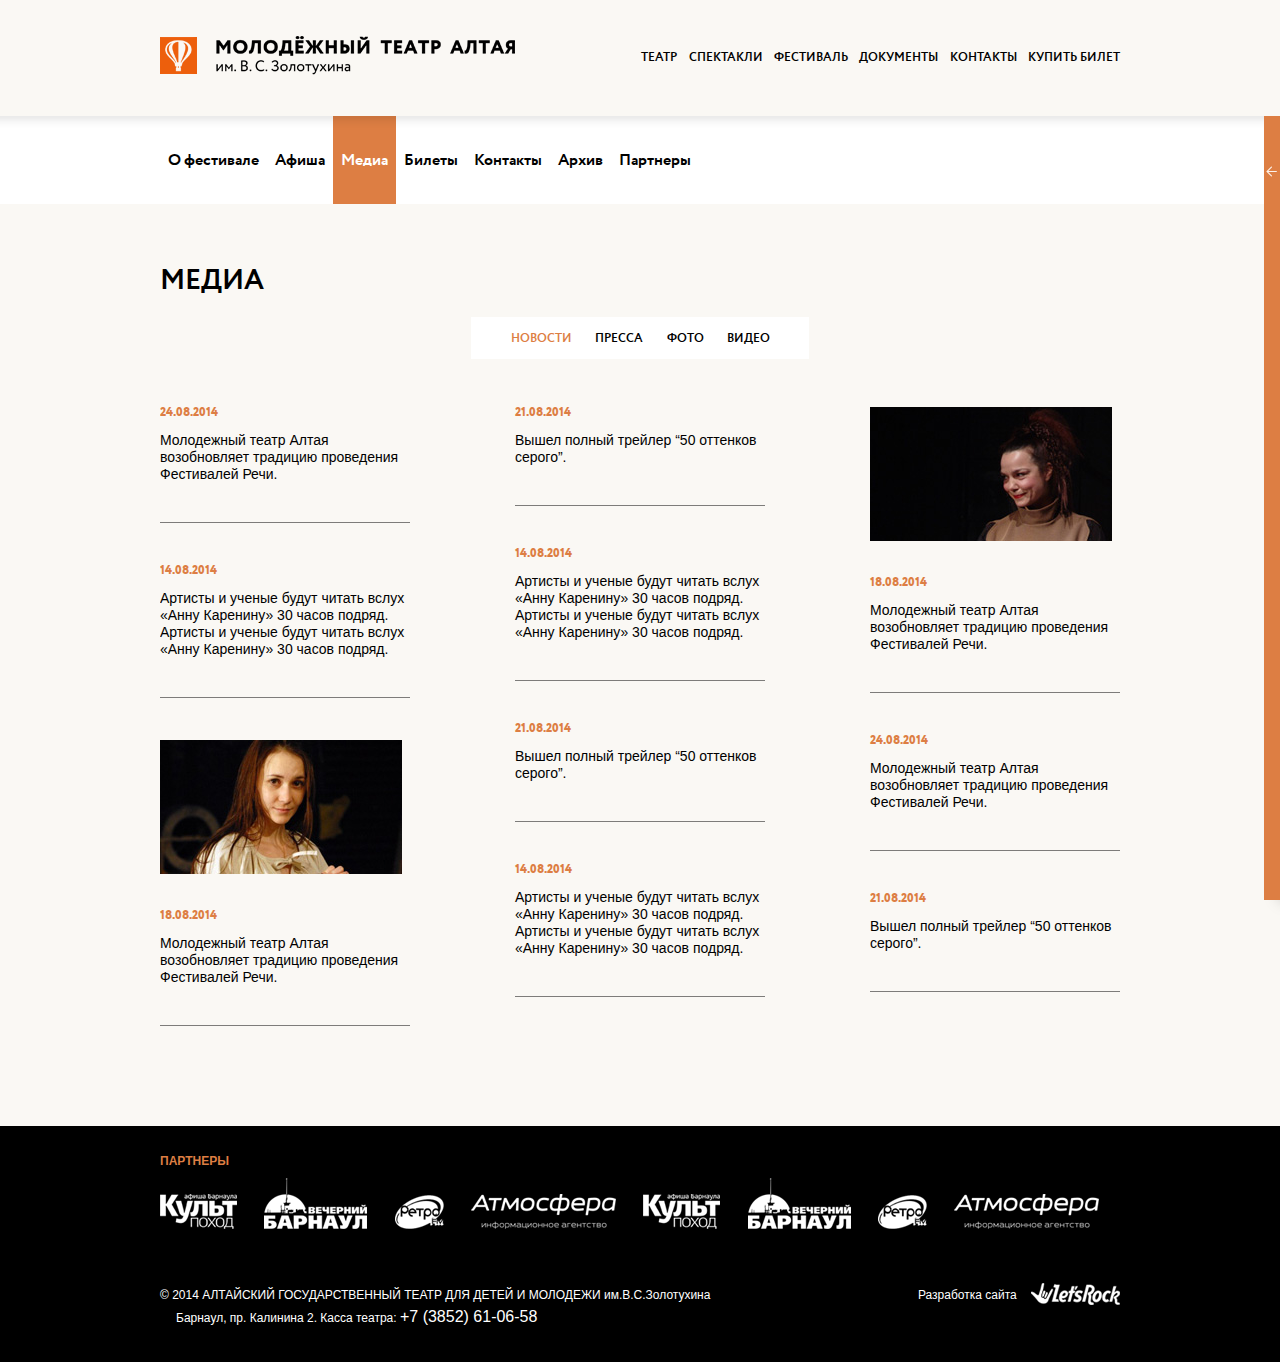
<file: media.html>
﻿<!DOCTYPE html>
<html>
<head>
	<title>Молодежный театр Алтая</title>
	<meta http-equiv="content-type" content="text/html; charset=utf-8">
	<meta name="viewport" content="width=1024, user-scalable=yes">
	<link href="./favicon.ico" rel="shortcut icon" type="image/x-icon">
	<link href="./css/style.css" rel="stylesheet" type="text/css" title="compact">
	<link href="./css/jqueryui.css" rel="stylesheet" type="text/css" title="compact">
	<link href="./css/jscrollpane.css" rel="stylesheet" type="text/css" title="compact">
	<script type="text/javascript" src="./js/jquery.js"></script>
	<script type="text/javascript" src="./js/jqueryui.js"></script>
	<script type="text/javascript" src="./js/jscrollpane.js"></script>
	<script type="text/javascript" src="./js/easing.js"></script>
	<script type="text/javascript" src="./js/mousewheel.js"></script>
	<script type="text/javascript" src="./js/dynamic.js"></script>
</head>
<body>
	<div class="wrapper">
		<div class="header">
			<div>
				<a href="#" class="logo"><span><img src="./img/logo_icon.png" width="37" height="222" alt=""></span></a>
				<ul>
					<li><a href="#">Театр</a></li>
					<li><a href="#">Спектакли</a></li>
					<li><a href="#">Фестиваль</a></li>
					<li><a href="#">Документы</a></li>
					<li><a href="#">Контакты</a></li>
					<li><a href="#">Купить билет</a></li>
				</ul>
			</div>
		</div>
		<div class="content">
			<div class="nav">
				<ul>
					<li><a href="#">О фестивале</a></li>
					<li><a href="#">Афиша</a></li>
					<li class="active"><a href="#">Медиа</a></li>
					<li><a href="#">Билеты</a></li>
					<li><a href="#">Контакты</a></li>
					<li><a href="#">Архив</a></li>
					<li><a href="#">Партнеры</a></li>
				</ul>
			</div>
			<div class="archive">
				<h1>Медиа</h1>
				<div class="navigation">
					<ul>
						<li class="active"><a href="#">Новости</a></li>
						<li><a href="#">Пресса</a></li>
						<li><a href="#">Фото</a></li>
						<li><a href="#">Видео</a></li>
					</ul>
				</div>
				<ul class="sked">
					<li>
						<div>
							<a href="#">
								<h6>24.08.2014</h6>
								<p>Молодежный театр Алтая возобновляет традицию проведения Фестивалей Речи.</p>
							</a>
						</div>
						<div>
							<a href="#">
								<h6>14.08.2014</h6>
								<p>Артисты и ученые будут читать вслух «Анну Каренину» 30 часов подряд. Артисты и ученые будут читать вслух «Анну Каренину» 30 часов подряд.</p>
							</a>
						</div>
						<div>
							<a href="#">
								<img src="./pic/preview2.jpg" width="242" height="134" alt="">
								<h6>18.08.2014</h6>
								<p>Молодежный театр Алтая возобновляет традицию проведения Фестивалей Речи.</p>
							</a>
						</div>
					</li>
					<li>
						<div>
							<a href="#">
								<h6>21.08.2014</h6>
								<p>Вышел полный трейлер “50 оттенков серого”.</p>
							</a>
						</div>
						<div>
							<a href="#">
								<h6>14.08.2014</h6>
								<p>Артисты и ученые будут читать вслух «Анну Каренину» 30 часов подряд. Артисты и ученые будут читать вслух «Анну Каренину» 30 часов подряд.</p>
							</a>
						</div>
						<div>
							<a href="#">
								<h6>21.08.2014</h6>
								<p>Вышел полный трейлер “50 оттенков серого”.</p>
							</a>
						</div>
						<div>
							<a href="#">
								<h6>14.08.2014</h6>
								<p>Артисты и ученые будут читать вслух «Анну Каренину» 30 часов подряд. Артисты и ученые будут читать вслух «Анну Каренину» 30 часов подряд.</p>
							</a>
						</div>
					</li>
					<li>
						<div>
							<a href="#">
								<img src="./pic/preview1.jpg" width="242" height="134" alt="">
								<h6>18.08.2014</h6>
								<p>Молодежный театр Алтая возобновляет традицию проведения Фестивалей Речи.</p>
							</a>
						</div>
						<div>
							<a href="#">
								<h6>24.08.2014</h6>
								<p>Молодежный театр Алтая возобновляет традицию проведения Фестивалей Речи.</p>
							</a>
						</div>
						<div>
							<a href="#">
								<h6>21.08.2014</h6>
								<p>Вышел полный трейлер “50 оттенков серого”.</p>
							</a>
						</div>
					</li>
				</ul>
			</div>
		</div>
	</div>
	<div class="footer">
		<div>
			<div class="partners">
				<h3>Партнеры</h3>
				<div>
					<div>
						<a href="#"><img src="./pic/partner1.png" width="77" height="70" alt=""></a>
					</div>
					<div>
						<a href="#"><img src="./pic/partner2.png" width="103" height="102" alt=""></a>
					</div>
					<div>
						<a href="#"><img src="./pic/partner3.png" width="49" height="68" alt=""></a>
					</div>
					<div>
						<a href="#"><img src="./pic/partner4.png" width="145" height="70" alt=""></a>
					</div>
					<div>
						<a href="#"><img src="./pic/partner1.png" width="77" height="70" alt=""></a>
					</div>
					<div>
						<a href="#"><img src="./pic/partner2.png" width="103" height="102" alt=""></a>
					</div>
					<div>
						<a href="#"><img src="./pic/partner3.png" width="49" height="68" alt=""></a>
					</div>
					<div>
						<a href="#"><img src="./pic/partner4.png" width="145" height="70" alt=""></a>
					</div>
				</div>
			</div>
			<div class="information">
				<p>© 2014 <span>Алтайский государственный театр для детей и молодежи</span> им.В.С.Золотухина <em>Барнаул, пр. Калинина 2. Касса театра: <strong>+7 (3852) 61-06-58</strong></em></p>
				<h5>Разработка сайта <a href="http://letsrock.pro" target="_blank"><img src="./img/letsrock_logo.png" width="89" height="22" alt=""></a></h5>
			</div>
		</div>
	</div>
	<div class="panel">
		<div>
			<div>
				<div class="calendar">
					<h2>Афиша</h2>
					<div>
						<div class="date"></div>
						<h5><a href="#">Расписание спектаклей</a></h5>
					</div>
				</div>
				<div class="preview">
					<h2>Новости</h2>
					<div>
						<div>
							<h6>24.08.2014</h6>
							<p>Молодежный театр Алтая возобновляет традицию проведения Фестивалей Речи.</p>
						</div>
						<div>
							<h6>21.08.2014</h6>
							<p>Вышел полный трейлер “50 оттенков серого”.</p>
						</div>
						<div>
							<img src="./pic/preview1.jpg" width="242" height="134" alt="">
							<h6>18.08.2014</h6>
							<p>Молодежный театр Алтая возобновляет традицию проведения Фестивалей Речи.</p>
						</div>
						<div>
							<h6>08.08.2014</h6>
							<p>Вышел полный трейлер “50 оттенков серого”.</p>
						</div>
						<div>
							<img src="./pic/preview2.jpg" width="242" height="134" alt="">
							<h6>08.08.2014</h6>
							<p>Молодежный театр Алтая возобновляет традицию проведения Фестивалей Речи.</p>
						</div>
						<div>
							<h6>07.08.2014</h6>
							<p>Молодежный театр Алтая возобновляет традицию проведения Фестивалей Речи.</p>
						</div>
					</div>
				</div>
			</div>
		</div>
		<button class="archive">Архив новостей</button>
		<div class="news">
			<div>
				<div>
					<h3>Молодежный театр Алтая возобновляет традицию проведения Фестивалей Речи</h3>
					<p>Молодежный театр Алтая возобновляет традицию проведения Фестивалей Речи. Молодежный театр Алтая возобновляет традицию проведения Фестивалей Речи. Молодежный театр Алтая возобновляет традицию проведения Фестивалей Речи. Молодежный театр Алтая возобновляет традицию проведения Фестивалей Речи. Молодежный театр Алтая возобновляет традицию проведения Фестивалей Речи. Молодежный театр Алтая возобновляет традицию проведения Фестивалей Речи. Молодежный театр Алтая возобновляет традицию проведения Фестивалей Речи. Молодежный театр Алтая возобновляет традицию проведения Фестивалей Речи. Молодежный театр Алтая возобновляет традицию проведения Фестивалей Речи.</p>
				</div>
				<div>
					<h3>Молодежный театр Алтая возобновляет традицию проведения Фестивалей Речи</h3>
					<img src="./pic/new1.jpg" width="376" height="111" alt="">
					<p>Молодежный театр Алтая возобновляет традицию проведения Фестивалей Речи. Молодежный театр Алтая возобновляет традицию проведения Фестивалей Речи. Молодежный театр Алтая возобновляет традицию проведения Фестивалей Речи. Молодежный театр Алтая возобновляет традицию проведения Фестивалей Речи. Молодежный театр Алтая возобновляет традицию проведения Фестивалей Речи. Молодежный театр Алтая возобновляет традицию проведения Фестивалей Речи. Молодежный театр Алтая возобновляет традицию проведения Фестивалей Речи. Молодежный театр Алтая возобновляет традицию проведения Фестивалей Речи. Молодежный театр Алтая возобновляет традицию проведения Фестивалей Речи.</p>
				</div>
				<div>
					<h3>Молодежный театр Алтая возобновляет традицию проведения Фестивалей Речи</h3>
					<p>Молодежный театр Алтая возобновляет традицию проведения Фестивалей Речи. Молодежный театр Алтая возобновляет традицию проведения Фестивалей Речи. Молодежный театр Алтая возобновляет традицию проведения Фестивалей Речи. Молодежный театр Алтая возобновляет традицию проведения Фестивалей Речи. Молодежный театр Алтая возобновляет традицию проведения Фестивалей Речи. Молодежный театр Алтая возобновляет традицию проведения Фестивалей Речи. Молодежный театр Алтая возобновляет традицию проведения Фестивалей Речи. Молодежный театр Алтая возобновляет традицию проведения Фестивалей Речи. Молодежный театр Алтая возобновляет традицию проведения Фестивалей Речи.</p>
				</div>
				<div>
					<h3>Молодежный театр Алтая возобновляет традицию проведения Фестивалей Речи</h3>
					<p>Молодежный театр Алтая возобновляет традицию проведения Фестивалей Речи. Молодежный театр Алтая возобновляет традицию проведения Фестивалей Речи. Молодежный театр Алтая возобновляет традицию проведения Фестивалей Речи. Молодежный театр Алтая возобновляет традицию проведения Фестивалей Речи. Молодежный театр Алтая возобновляет традицию проведения Фестивалей Речи. Молодежный театр Алтая возобновляет традицию проведения Фестивалей Речи. Молодежный театр Алтая возобновляет традицию проведения Фестивалей Речи. Молодежный театр Алтая возобновляет традицию проведения Фестивалей Речи. Молодежный театр Алтая возобновляет традицию проведения Фестивалей Речи.</p>
				</div>
				<div>
					<h3>Молодежный театр Алтая возобновляет традицию проведения Фестивалей Речи</h3>
					<p>Молодежный театр Алтая возобновляет традицию проведения Фестивалей Речи. Молодежный театр Алтая возобновляет традицию проведения Фестивалей Речи. Молодежный театр Алтая возобновляет традицию проведения Фестивалей Речи. Молодежный театр Алтая возобновляет традицию проведения Фестивалей Речи. Молодежный театр Алтая возобновляет традицию проведения Фестивалей Речи. Молодежный театр Алтая возобновляет традицию проведения Фестивалей Речи. Молодежный театр Алтая возобновляет традицию проведения Фестивалей Речи. Молодежный театр Алтая возобновляет традицию проведения Фестивалей Речи. Молодежный театр Алтая возобновляет традицию проведения Фестивалей Речи.</p>
				</div>
				<div>
					<h3>Молодежный театр Алтая возобновляет традицию проведения Фестивалей Речи</h3>
					<p>Молодежный театр Алтая возобновляет традицию проведения Фестивалей Речи. Молодежный театр Алтая возобновляет традицию проведения Фестивалей Речи. Молодежный театр Алтая возобновляет традицию проведения Фестивалей Речи. Молодежный театр Алтая возобновляет традицию проведения Фестивалей Речи. Молодежный театр Алтая возобновляет традицию проведения Фестивалей Речи. Молодежный театр Алтая возобновляет традицию проведения Фестивалей Речи. Молодежный театр Алтая возобновляет традицию проведения Фестивалей Речи. Молодежный театр Алтая возобновляет традицию проведения Фестивалей Речи. Молодежный театр Алтая возобновляет традицию проведения Фестивалей Речи.</p>
				</div>
			</div>
		</div>
	</div>
	<span class="control"></span>
	<div class="social">
		<ul>
			<li><a href="#"><img src="./img/facebook_icon.png" width="6" height="14" alt=""></a></li>
			<li><a href="#"><img src="./img/twitter_icon.png" width="13" height="10" alt=""></a></li>
			<li><a href="#"><img src="./img/vkontakte_icon.png" width="9" height="11" alt=""></a></li>
		</ul>
	</div>
</body>
</html>
</file>
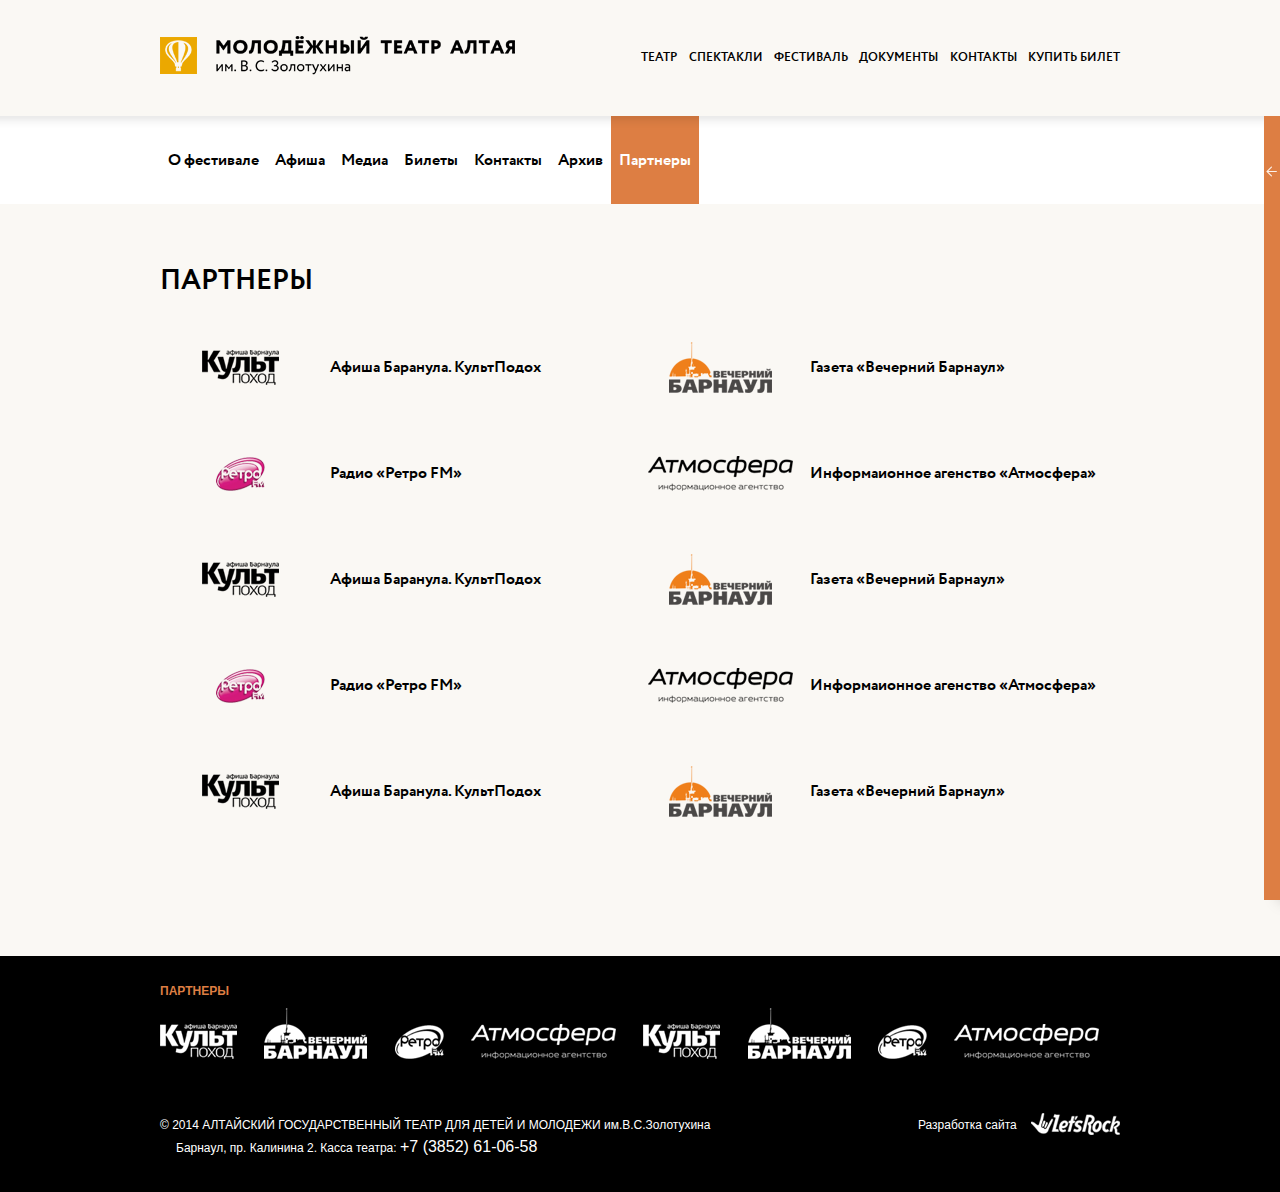
<file: partners.html>
﻿<!DOCTYPE html>
<html>
<head>
	<title>Молодежный театр Алтая</title>
	<meta http-equiv="content-type" content="text/html; charset=utf-8">
	<meta name="viewport" content="width=1024, user-scalable=yes">
	<link href="./favicon.ico" rel="shortcut icon" type="image/x-icon">
	<link href="./css/style.css" rel="stylesheet" type="text/css" title="compact">
	<link href="./css/jqueryui.css" rel="stylesheet" type="text/css" title="compact">
	<link href="./css/jscrollpane.css" rel="stylesheet" type="text/css" title="compact">
	<script type="text/javascript" src="./js/jquery.js"></script>
	<script type="text/javascript" src="./js/jqueryui.js"></script>
	<script type="text/javascript" src="./js/jscrollpane.js"></script>
	<script type="text/javascript" src="./js/easing.js"></script>
	<script type="text/javascript" src="./js/mousewheel.js"></script>
	<script type="text/javascript" src="./js/dynamic.js"></script>
</head>
<body>
	<div class="wrapper">
		<div class="header">
			<div>
				<a href="#" class="logo"><span><img src="./img/logo_icon.png" width="37" height="222" alt=""></span></a>
				<ul>
					<li><a href="#">Театр</a></li>
					<li><a href="#">Спектакли</a></li>
					<li><a href="#">Фестиваль</a></li>
					<li><a href="#">Документы</a></li>
					<li><a href="#">Контакты</a></li>
					<li><a href="#">Купить билет</a></li>
				</ul>
			</div>
		</div>
		<div class="content">
			<div class="nav">
				<ul>
					<li><a href="#">О фестивале</a></li>
					<li><a href="#">Афиша</a></li>
					<li><a href="#">Медиа</a></li>
					<li><a href="#">Билеты</a></li>
					<li><a href="#">Контакты</a></li>
					<li><a href="#">Архив</a></li>
					<li class="active"><a href="#">Партнеры</a></li>
				</ul>
			</div>
			<div class="partners">
				<h1>Партнеры</h1>
				<ul>
					<li>
						<div>
							<a href="#"><img src="./pic/partner01.png" width="77" height="35" alt=""></a>
						</div>
						<a href="#">Афиша Баранула. КультПодох</a>
					</li>
					<li>
						<div>
							<a href="#"><img src="./pic/partner02.png" width="103" height="51" alt=""></a>
						</div>
						<a href="#">Газета «Вечерний Барнаул»</a>
					</li>
					<li>
						<div>
							<a href="#"><img src="./pic/partner03.png" width="49" height="34" alt=""></a>
						</div>
						<a href="#">Радио «Ретро FM»</a>
					</li>
					<li>
						<div>
							<a href="#"><img src="./pic/partner04.png" width="145" height="35" alt=""></a>
						</div>
						<a href="#">Информаионное агенство «Атмосфера»</a>
					</li>
					<li>
						<div>
							<a href="#"><img src="./pic/partner01.png" width="77" height="35" alt=""></a>
						</div>
						<a href="#">Афиша Баранула. КультПодох</a>
					</li>
					<li>
						<div>
							<a href="#"><img src="./pic/partner02.png" width="103" height="51" alt=""></a>
						</div>
						<a href="#">Газета «Вечерний Барнаул»</a>
					</li>
					<li>
						<div>
							<a href="#"><img src="./pic/partner03.png" width="49" height="34" alt=""></a>
						</div>
						<a href="#">Радио «Ретро FM»</a>
					</li>
					<li>
						<div>
							<a href="#"><img src="./pic/partner04.png" width="145" height="35" alt=""></a>
						</div>
						<a href="#">Информаионное агенство «Атмосфера»</a>
					</li>
					<li>
						<div>
							<a href="#"><img src="./pic/partner01.png" width="77" height="35" alt=""></a>
						</div>
						<a href="#">Афиша Баранула. КультПодох</a>
					</li>
					<li>
						<div>
							<a href="#"><img src="./pic/partner02.png" width="103" height="51" alt=""></a>
						</div>
						<a href="#">Газета «Вечерний Барнаул»</a>
					</li>
				</ul>
			</div>
		</div>
	</div>
	<div class="footer">
		<div>
			<div class="partners">
				<h3>Партнеры</h3>
				<div>
					<div>
						<a href="#"><img src="./pic/partner1.png" width="77" height="70" alt=""></a>
					</div>
					<div>
						<a href="#"><img src="./pic/partner2.png" width="103" height="102" alt=""></a>
					</div>
					<div>
						<a href="#"><img src="./pic/partner3.png" width="49" height="68" alt=""></a>
					</div>
					<div>
						<a href="#"><img src="./pic/partner4.png" width="145" height="70" alt=""></a>
					</div>
					<div>
						<a href="#"><img src="./pic/partner1.png" width="77" height="70" alt=""></a>
					</div>
					<div>
						<a href="#"><img src="./pic/partner2.png" width="103" height="102" alt=""></a>
					</div>
					<div>
						<a href="#"><img src="./pic/partner3.png" width="49" height="68" alt=""></a>
					</div>
					<div>
						<a href="#"><img src="./pic/partner4.png" width="145" height="70" alt=""></a>
					</div>
				</div>
			</div>
			<div class="information">
				<p>© 2014 <span>Алтайский государственный театр для детей и молодежи</span> им.В.С.Золотухина <em>Барнаул, пр. Калинина 2. Касса театра: <strong>+7 (3852) 61-06-58</strong></em></p>
				<h5>Разработка сайта <a href="http://letsrock.pro" target="_blank"><img src="./img/letsrock_logo.png" width="89" height="22" alt=""></a></h5>
			</div>
		</div>
	</div>
	<div class="panel">
		<div>
			<div>
				<div class="calendar">
					<h2>Афиша</h2>
					<div>
						<div class="date"></div>
						<h5><a href="#">Расписание спектаклей</a></h5>
					</div>
				</div>
				<div class="preview">
					<h2>Новости</h2>
					<div>
						<div>
							<h6>24.08.2014</h6>
							<p>Молодежный театр Алтая возобновляет традицию проведения Фестивалей Речи.</p>
						</div>
						<div>
							<h6>21.08.2014</h6>
							<p>Вышел полный трейлер “50 оттенков серого”.</p>
						</div>
						<div>
							<img src="./pic/preview1.jpg" width="242" height="134" alt="">
							<h6>18.08.2014</h6>
							<p>Молодежный театр Алтая возобновляет традицию проведения Фестивалей Речи.</p>
						</div>
						<div>
							<h6>08.08.2014</h6>
							<p>Вышел полный трейлер “50 оттенков серого”.</p>
						</div>
						<div>
							<img src="./pic/preview2.jpg" width="242" height="134" alt="">
							<h6>08.08.2014</h6>
							<p>Молодежный театр Алтая возобновляет традицию проведения Фестивалей Речи.</p>
						</div>
						<div>
							<h6>07.08.2014</h6>
							<p>Молодежный театр Алтая возобновляет традицию проведения Фестивалей Речи.</p>
						</div>
					</div>
				</div>
			</div>
		</div>
		<button class="archive">Архив новостей</button>
		<div class="news">
			<div>
				<div>
					<h3>Молодежный театр Алтая возобновляет традицию проведения Фестивалей Речи</h3>
					<p>Молодежный театр Алтая возобновляет традицию проведения Фестивалей Речи. Молодежный театр Алтая возобновляет традицию проведения Фестивалей Речи. Молодежный театр Алтая возобновляет традицию проведения Фестивалей Речи. Молодежный театр Алтая возобновляет традицию проведения Фестивалей Речи. Молодежный театр Алтая возобновляет традицию проведения Фестивалей Речи. Молодежный театр Алтая возобновляет традицию проведения Фестивалей Речи. Молодежный театр Алтая возобновляет традицию проведения Фестивалей Речи. Молодежный театр Алтая возобновляет традицию проведения Фестивалей Речи. Молодежный театр Алтая возобновляет традицию проведения Фестивалей Речи.</p>
				</div>
				<div>
					<h3>Молодежный театр Алтая возобновляет традицию проведения Фестивалей Речи</h3>
					<img src="./pic/new1.jpg" width="376" height="111" alt="">
					<p>Молодежный театр Алтая возобновляет традицию проведения Фестивалей Речи. Молодежный театр Алтая возобновляет традицию проведения Фестивалей Речи. Молодежный театр Алтая возобновляет традицию проведения Фестивалей Речи. Молодежный театр Алтая возобновляет традицию проведения Фестивалей Речи. Молодежный театр Алтая возобновляет традицию проведения Фестивалей Речи. Молодежный театр Алтая возобновляет традицию проведения Фестивалей Речи. Молодежный театр Алтая возобновляет традицию проведения Фестивалей Речи. Молодежный театр Алтая возобновляет традицию проведения Фестивалей Речи. Молодежный театр Алтая возобновляет традицию проведения Фестивалей Речи.</p>
				</div>
				<div>
					<h3>Молодежный театр Алтая возобновляет традицию проведения Фестивалей Речи</h3>
					<p>Молодежный театр Алтая возобновляет традицию проведения Фестивалей Речи. Молодежный театр Алтая возобновляет традицию проведения Фестивалей Речи. Молодежный театр Алтая возобновляет традицию проведения Фестивалей Речи. Молодежный театр Алтая возобновляет традицию проведения Фестивалей Речи. Молодежный театр Алтая возобновляет традицию проведения Фестивалей Речи. Молодежный театр Алтая возобновляет традицию проведения Фестивалей Речи. Молодежный театр Алтая возобновляет традицию проведения Фестивалей Речи. Молодежный театр Алтая возобновляет традицию проведения Фестивалей Речи. Молодежный театр Алтая возобновляет традицию проведения Фестивалей Речи.</p>
				</div>
				<div>
					<h3>Молодежный театр Алтая возобновляет традицию проведения Фестивалей Речи</h3>
					<p>Молодежный театр Алтая возобновляет традицию проведения Фестивалей Речи. Молодежный театр Алтая возобновляет традицию проведения Фестивалей Речи. Молодежный театр Алтая возобновляет традицию проведения Фестивалей Речи. Молодежный театр Алтая возобновляет традицию проведения Фестивалей Речи. Молодежный театр Алтая возобновляет традицию проведения Фестивалей Речи. Молодежный театр Алтая возобновляет традицию проведения Фестивалей Речи. Молодежный театр Алтая возобновляет традицию проведения Фестивалей Речи. Молодежный театр Алтая возобновляет традицию проведения Фестивалей Речи. Молодежный театр Алтая возобновляет традицию проведения Фестивалей Речи.</p>
				</div>
				<div>
					<h3>Молодежный театр Алтая возобновляет традицию проведения Фестивалей Речи</h3>
					<p>Молодежный театр Алтая возобновляет традицию проведения Фестивалей Речи. Молодежный театр Алтая возобновляет традицию проведения Фестивалей Речи. Молодежный театр Алтая возобновляет традицию проведения Фестивалей Речи. Молодежный театр Алтая возобновляет традицию проведения Фестивалей Речи. Молодежный театр Алтая возобновляет традицию проведения Фестивалей Речи. Молодежный театр Алтая возобновляет традицию проведения Фестивалей Речи. Молодежный театр Алтая возобновляет традицию проведения Фестивалей Речи. Молодежный театр Алтая возобновляет традицию проведения Фестивалей Речи. Молодежный театр Алтая возобновляет традицию проведения Фестивалей Речи.</p>
				</div>
				<div>
					<h3>Молодежный театр Алтая возобновляет традицию проведения Фестивалей Речи</h3>
					<p>Молодежный театр Алтая возобновляет традицию проведения Фестивалей Речи. Молодежный театр Алтая возобновляет традицию проведения Фестивалей Речи. Молодежный театр Алтая возобновляет традицию проведения Фестивалей Речи. Молодежный театр Алтая возобновляет традицию проведения Фестивалей Речи. Молодежный театр Алтая возобновляет традицию проведения Фестивалей Речи. Молодежный театр Алтая возобновляет традицию проведения Фестивалей Речи. Молодежный театр Алтая возобновляет традицию проведения Фестивалей Речи. Молодежный театр Алтая возобновляет традицию проведения Фестивалей Речи. Молодежный театр Алтая возобновляет традицию проведения Фестивалей Речи.</p>
				</div>
			</div>
		</div>
	</div>
	<span class="control"></span>
	<div class="social">
		<ul>
			<li><a href="#"><img src="./img/facebook_icon.png" width="6" height="14" alt=""></a></li>
			<li><a href="#"><img src="./img/twitter_icon.png" width="13" height="10" alt=""></a></li>
			<li><a href="#"><img src="./img/vkontakte_icon.png" width="9" height="11" alt=""></a></li>
		</ul>
	</div>
</body>
</html>
</file>
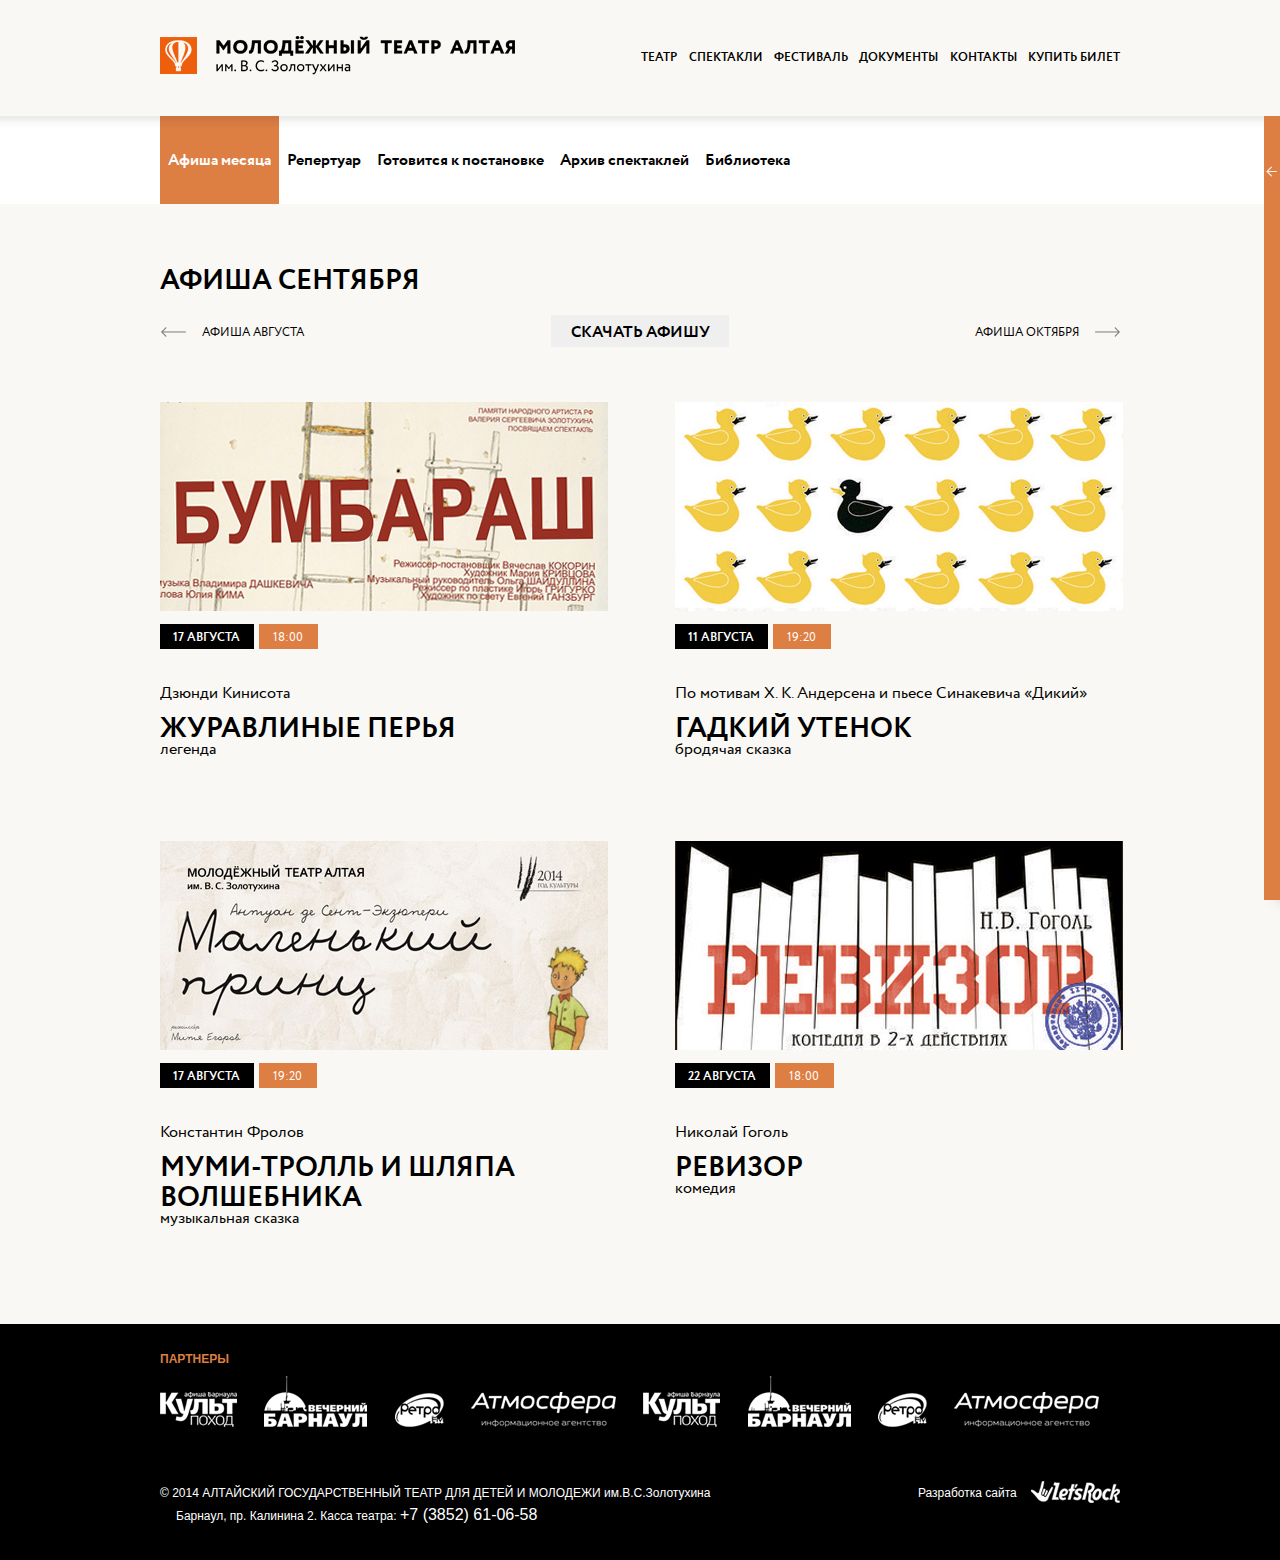
<file: scene.html>
﻿<!DOCTYPE html>
<html>
<head>
	<title>Молодежный театр Алтая</title>
	<meta http-equiv="content-type" content="text/html; charset=utf-8">
	<meta name="viewport" content="width=1024, user-scalable=yes">
	<link href="./favicon.ico" rel="shortcut icon" type="image/x-icon">
	<link href="./css/style.css" rel="stylesheet" type="text/css" title="compact">
	<link href="./css/jqueryui.css" rel="stylesheet" type="text/css" title="compact">
	<link href="./css/jscrollpane.css" rel="stylesheet" type="text/css" title="compact">
	<script type="text/javascript" src="./js/jquery.js"></script>
	<script type="text/javascript" src="./js/jqueryui.js"></script>
	<script type="text/javascript" src="./js/jscrollpane.js"></script>
	<script type="text/javascript" src="./js/easing.js"></script>
	<script type="text/javascript" src="./js/mousewheel.js"></script>
	<script type="text/javascript" src="./js/dynamic.js"></script>
</head>
<body>
	<div class="wrapper">
		<div class="header">
			<div>
				<a href="#" class="logo"><span><img src="./img/logo_icon.png" width="37" height="222" alt=""></span></a>
				<ul>
					<li><a href="#">Театр</a></li>
					<li><a href="#">Спектакли</a></li>
					<li><a href="#">Фестиваль</a></li>
					<li><a href="#">Документы</a></li>
					<li><a href="#">Контакты</a></li>
					<li><a href="#">Купить билет</a></li>
				</ul>
			</div>
		</div>
		<div class="content">
			<div class="nav">
				<ul>
					<li class="active"><a href="#">Афиша месяца</a></li>
					<li><a href="#">Репертуар</a></li>
					<li><a href="#">Готовится к постановке</a></li>
					<li><a href="#">Архив спектаклей</a></li>
					<li><a href="#">Библиотека</a></li>
				</ul>
			</div>
			<div class="scene">
				<h1>Афиша сентября</h1>
				<div class="controls">
					<h6 class="prev"><a href="#">Афиша августа</a></h6>
					<button>Скачать афишу</button>
					<h6 class="next"><a href="#">Афиша октября</a></h6>
				</div>
				
				
		<div class="list">
			<div>
				<div class="cover">
					<a href="#"><img src="./pic/list1.jpg" width="448" height="209" alt=""></a>
				</div>
				<h6><strong>17 августа</strong> <span>18:00</span></h6>
				<div class="title">
					<a href="#">
						<h5>Дзюнди Кинисота</h5>
						<h2>Журавлиные перья</h2>
						<p>легенда</p>
					</a>
				</div>
			</div>
			<div>
				<div class="cover">
					<a href="#"><img src="./pic/list2.jpg" width="448" height="209" alt=""></a>
				</div>
				<h6><strong>11 августа</strong> <span>19:20</span></h6>
				<div class="title">
					<a href="#">
						<h5>По мотивам Х. К. Андерсена и пьесе Синакевича «Дикий»</h5>
						<h2>Гадкий утенок</h2>
						<p>бродячая сказка</p>
					</a>
				</div>
			</div>
			<div>
				<div class="cover">
					<a href="#"><img src="./pic/list3.jpg" width="448" height="209" alt=""></a>
				</div>
				<h6><strong>17 августа</strong> <span>19:20</span></h6>
				<div class="title">
					<a href="#">
						<h5>Константин Фролов</h5>
						<h2>Муми-тролль и шляпа волшебника</h2>
						<p>музыкальная сказка</p>
					</a>
				</div>
			</div>
			<div>
				<div class="cover">
					<a href="#"><img src="./pic/list4.jpg" width="448" height="209" alt=""></a>
				</div>
				<h6><strong>22 августа</strong> <span>18:00</span></h6>
				<div class="title">
					<a href="#">
						<h5>Николай Гоголь</h5>
						<h2>Ревизор</h2>
						<p>комедия</p>
					</a>
				</div>
			</div>
		</div>
				
				
			</div>
		</div>
	</div>
	<div class="footer">
		<div>
			<div class="partners">
				<h3>Партнеры</h3>
				<div>
					<div>
						<a href="#"><img src="./pic/partner1.png" width="77" height="70" alt=""></a>
					</div>
					<div>
						<a href="#"><img src="./pic/partner2.png" width="103" height="102" alt=""></a>
					</div>
					<div>
						<a href="#"><img src="./pic/partner3.png" width="49" height="68" alt=""></a>
					</div>
					<div>
						<a href="#"><img src="./pic/partner4.png" width="145" height="70" alt=""></a>
					</div>
					<div>
						<a href="#"><img src="./pic/partner1.png" width="77" height="70" alt=""></a>
					</div>
					<div>
						<a href="#"><img src="./pic/partner2.png" width="103" height="102" alt=""></a>
					</div>
					<div>
						<a href="#"><img src="./pic/partner3.png" width="49" height="68" alt=""></a>
					</div>
					<div>
						<a href="#"><img src="./pic/partner4.png" width="145" height="70" alt=""></a>
					</div>
				</div>
			</div>
			<div class="information">
				<p>© 2014 <span>Алтайский государственный театр для детей и молодежи</span> им.В.С.Золотухина <em>Барнаул, пр. Калинина 2. Касса театра: <strong>+7 (3852) 61-06-58</strong></em></p>
				<h5>Разработка сайта <a href="http://letsrock.pro" target="_blank"><img src="./img/letsrock_logo.png" width="89" height="22" alt=""></a></h5>
			</div>
		</div>
	</div>
	<div class="panel">
		<div>
			<div>
				<div class="calendar">
					<h2>Афиша</h2>
					<div>
						<div class="date"></div>
						<h5><a href="#">Расписание спектаклей</a></h5>
					</div>
				</div>
				<div class="preview">
					<h2>Новости</h2>
					<div>
						<div>
							<h6>24.08.2014</h6>
							<p>Молодежный театр Алтая возобновляет традицию проведения Фестивалей Речи.</p>
						</div>
						<div>
							<h6>21.08.2014</h6>
							<p>Вышел полный трейлер “50 оттенков серого”.</p>
						</div>
						<div>
							<img src="./pic/preview1.jpg" width="242" height="134" alt="">
							<h6>18.08.2014</h6>
							<p>Молодежный театр Алтая возобновляет традицию проведения Фестивалей Речи.</p>
						</div>
						<div>
							<h6>08.08.2014</h6>
							<p>Вышел полный трейлер “50 оттенков серого”.</p>
						</div>
						<div>
							<img src="./pic/preview2.jpg" width="242" height="134" alt="">
							<h6>08.08.2014</h6>
							<p>Молодежный театр Алтая возобновляет традицию проведения Фестивалей Речи.</p>
						</div>
						<div>
							<h6>07.08.2014</h6>
							<p>Молодежный театр Алтая возобновляет традицию проведения Фестивалей Речи.</p>
						</div>
					</div>
				</div>
			</div>
		</div>
		<button class="archive">Архив новостей</button>
		<div class="news">
			<div>
				<div>
					<h3>Молодежный театр Алтая возобновляет традицию проведения Фестивалей Речи</h3>
					<p>Молодежный театр Алтая возобновляет традицию проведения Фестивалей Речи. Молодежный театр Алтая возобновляет традицию проведения Фестивалей Речи. Молодежный театр Алтая возобновляет традицию проведения Фестивалей Речи. Молодежный театр Алтая возобновляет традицию проведения Фестивалей Речи. Молодежный театр Алтая возобновляет традицию проведения Фестивалей Речи. Молодежный театр Алтая возобновляет традицию проведения Фестивалей Речи. Молодежный театр Алтая возобновляет традицию проведения Фестивалей Речи. Молодежный театр Алтая возобновляет традицию проведения Фестивалей Речи. Молодежный театр Алтая возобновляет традицию проведения Фестивалей Речи.</p>
				</div>
				<div>
					<h3>Молодежный театр Алтая возобновляет традицию проведения Фестивалей Речи</h3>
					<img src="./pic/new1.jpg" width="376" height="111" alt="">
					<p>Молодежный театр Алтая возобновляет традицию проведения Фестивалей Речи. Молодежный театр Алтая возобновляет традицию проведения Фестивалей Речи. Молодежный театр Алтая возобновляет традицию проведения Фестивалей Речи. Молодежный театр Алтая возобновляет традицию проведения Фестивалей Речи. Молодежный театр Алтая возобновляет традицию проведения Фестивалей Речи. Молодежный театр Алтая возобновляет традицию проведения Фестивалей Речи. Молодежный театр Алтая возобновляет традицию проведения Фестивалей Речи. Молодежный театр Алтая возобновляет традицию проведения Фестивалей Речи. Молодежный театр Алтая возобновляет традицию проведения Фестивалей Речи.</p>
				</div>
				<div>
					<h3>Молодежный театр Алтая возобновляет традицию проведения Фестивалей Речи</h3>
					<p>Молодежный театр Алтая возобновляет традицию проведения Фестивалей Речи. Молодежный театр Алтая возобновляет традицию проведения Фестивалей Речи. Молодежный театр Алтая возобновляет традицию проведения Фестивалей Речи. Молодежный театр Алтая возобновляет традицию проведения Фестивалей Речи. Молодежный театр Алтая возобновляет традицию проведения Фестивалей Речи. Молодежный театр Алтая возобновляет традицию проведения Фестивалей Речи. Молодежный театр Алтая возобновляет традицию проведения Фестивалей Речи. Молодежный театр Алтая возобновляет традицию проведения Фестивалей Речи. Молодежный театр Алтая возобновляет традицию проведения Фестивалей Речи.</p>
				</div>
				<div>
					<h3>Молодежный театр Алтая возобновляет традицию проведения Фестивалей Речи</h3>
					<p>Молодежный театр Алтая возобновляет традицию проведения Фестивалей Речи. Молодежный театр Алтая возобновляет традицию проведения Фестивалей Речи. Молодежный театр Алтая возобновляет традицию проведения Фестивалей Речи. Молодежный театр Алтая возобновляет традицию проведения Фестивалей Речи. Молодежный театр Алтая возобновляет традицию проведения Фестивалей Речи. Молодежный театр Алтая возобновляет традицию проведения Фестивалей Речи. Молодежный театр Алтая возобновляет традицию проведения Фестивалей Речи. Молодежный театр Алтая возобновляет традицию проведения Фестивалей Речи. Молодежный театр Алтая возобновляет традицию проведения Фестивалей Речи.</p>
				</div>
				<div>
					<h3>Молодежный театр Алтая возобновляет традицию проведения Фестивалей Речи</h3>
					<p>Молодежный театр Алтая возобновляет традицию проведения Фестивалей Речи. Молодежный театр Алтая возобновляет традицию проведения Фестивалей Речи. Молодежный театр Алтая возобновляет традицию проведения Фестивалей Речи. Молодежный театр Алтая возобновляет традицию проведения Фестивалей Речи. Молодежный театр Алтая возобновляет традицию проведения Фестивалей Речи. Молодежный театр Алтая возобновляет традицию проведения Фестивалей Речи. Молодежный театр Алтая возобновляет традицию проведения Фестивалей Речи. Молодежный театр Алтая возобновляет традицию проведения Фестивалей Речи. Молодежный театр Алтая возобновляет традицию проведения Фестивалей Речи.</p>
				</div>
				<div>
					<h3>Молодежный театр Алтая возобновляет традицию проведения Фестивалей Речи</h3>
					<p>Молодежный театр Алтая возобновляет традицию проведения Фестивалей Речи. Молодежный театр Алтая возобновляет традицию проведения Фестивалей Речи. Молодежный театр Алтая возобновляет традицию проведения Фестивалей Речи. Молодежный театр Алтая возобновляет традицию проведения Фестивалей Речи. Молодежный театр Алтая возобновляет традицию проведения Фестивалей Речи. Молодежный театр Алтая возобновляет традицию проведения Фестивалей Речи. Молодежный театр Алтая возобновляет традицию проведения Фестивалей Речи. Молодежный театр Алтая возобновляет традицию проведения Фестивалей Речи. Молодежный театр Алтая возобновляет традицию проведения Фестивалей Речи.</p>
				</div>
			</div>
		</div>
	</div>
	<span class="control"></span>
	<div class="social">
		<ul>
			<li><a href="#"><img src="./img/facebook_icon.png" width="6" height="14" alt=""></a></li>
			<li><a href="#"><img src="./img/twitter_icon.png" width="13" height="10" alt=""></a></li>
			<li><a href="#"><img src="./img/vkontakte_icon.png" width="9" height="11" alt=""></a></li>
		</ul>
	</div>
</body>
</html>
</file>
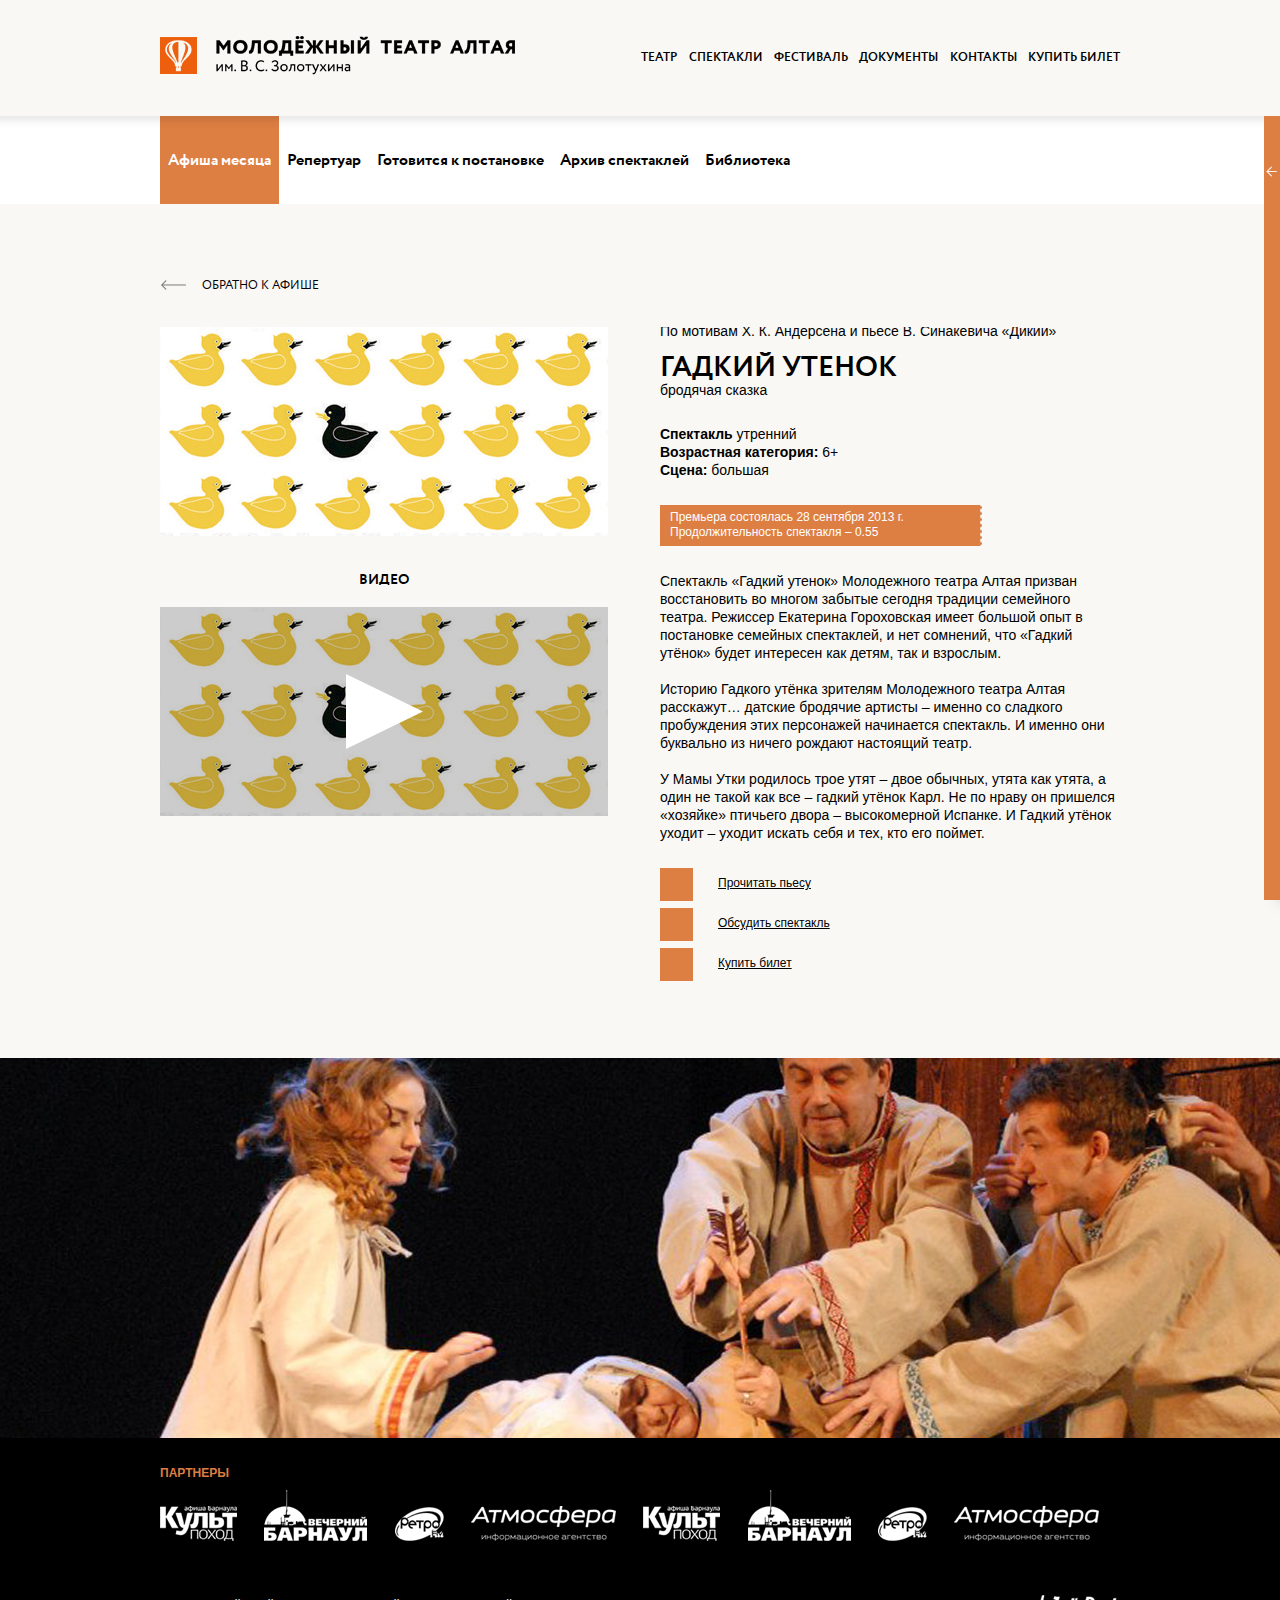
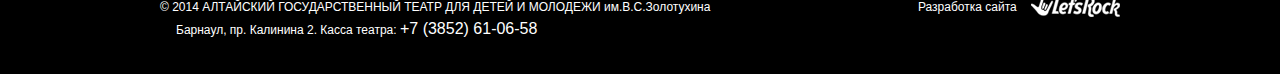
<file: scene1.html>
﻿<!DOCTYPE html>
<html>
<head>
	<title>Молодежный театр Алтая</title>
	<meta http-equiv="content-type" content="text/html; charset=utf-8">
	<meta name="viewport" content="width=1024, user-scalable=yes">
	<link href="./favicon.ico" rel="shortcut icon" type="image/x-icon">
	<link href="./css/style.css" rel="stylesheet" type="text/css" title="compact">
	<link href="./css/jqueryui.css" rel="stylesheet" type="text/css" title="compact">
	<link href="./css/jscrollpane.css" rel="stylesheet" type="text/css" title="compact">
	<script type="text/javascript" src="./js/jquery.js"></script>
	<script type="text/javascript" src="./js/jqueryui.js"></script>
	<script type="text/javascript" src="./js/jscrollpane.js"></script>
	<script type="text/javascript" src="./js/easing.js"></script>
	<script type="text/javascript" src="./js/mousewheel.js"></script>
	<script type="text/javascript" src="./js/dynamic.js"></script>
</head>
<body>
	<div class="wrapper">
		<div class="header">
			<div>
				<a href="#" class="logo"><span><img src="./img/logo_icon.png" width="37" height="222" alt=""></span></a>
				<ul>
					<li><a href="#">Театр</a></li>
					<li><a href="#">Спектакли</a></li>
					<li><a href="#">Фестиваль</a></li>
					<li><a href="#">Документы</a></li>
					<li><a href="#">Контакты</a></li>
					<li><a href="#">Купить билет</a></li>
				</ul>
			</div>
		</div>
		<div class="content">
			<div class="nav">
				<ul>
					<li class="active"><a href="#">Афиша месяца</a></li>
					<li><a href="#">Репертуар</a></li>
					<li><a href="#">Готовится к постановке</a></li>
					<li><a href="#">Архив спектаклей</a></li>
					<li><a href="#">Библиотека</a></li>
				</ul>
			</div>
			<div class="scene">
				<h6><a href="#">Обратно к афише</a></h6>
				<div>
					<div class="visual">
						<div>
							<a href="#"><img src="./pic/visual1.jpg" width="448" height="209" alt=""></a>
						</div>
						<div>
							<h5>Видео</h5>
							<a href="#" class="video"><img src="./pic/visual1.jpg" width="448" height="209" alt=""></a>
						</div>
					</div>
					<div class="information">
						<div class="title">
							<h5>По мотивам Х. К. Андерсена и пьесе В. Синакевича «Дикий»</h5>
							<h1>Гадкий утенок</h1>
							<p>бродячая сказка</p>
						</div>
						<h4><strong>Спектакль</strong> утренний</h4>
						<h4><strong>Возрастная категория:</strong> 6+</h4>
						<h4><strong>Сцена:</strong> большая</h4>
						<div class="data">
							<p>Премьера состоялась 28 сентября 2013 г.</p>
							<p>Продолжительность спектакля – 0.55</p>
						</div>
						<p>Спектакль «Гадкий утенок» Молодежного театра Алтая призван восстановить во многом забытые сегодня традиции семейного театра. Режиссер Екатерина Гороховская имеет большой опыт в постановке семейных спектаклей, и нет сомнений, что «Гадкий утёнок» будет интересен как детям, так и взрослым.</p>
						<p>Историю Гадкого утёнка зрителям Молодежного театра Алтая расскажут… датские бродячие артисты – именно со сладкого пробуждения этих персонажей начинается спектакль. И именно они буквально из ничего рождают настоящий театр.</p>
						<p>У Мамы Утки родилось трое утят – двое обычных, утята как утята, а один не такой как все – гадкий утёнок Карл. Не по нраву он пришелся «хозяйке» птичьего двора – высокомерной Испанке. И Гадкий утёнок уходит – уходит искать себя и тех, кто его поймет.</p>
						<ul>
							<li><a href="#">Прочитать пьесу</a></li>
							<li><a href="#">Обсудить спектакль</a></li>
							<li><a href="#">Купить билет</a></li>
						</ul>
					</div>
				</div>
				<img src="./pic/large.jpg" width="1920" height="380" class="large" alt="">
			</div>
		</div>
	</div>
	<div class="footer">
		<div>
			<div class="partners">
				<h3>Партнеры</h3>
				<div>
					<div>
						<a href="#"><img src="./pic/partner1.png" width="77" height="70" alt=""></a>
					</div>
					<div>
						<a href="#"><img src="./pic/partner2.png" width="103" height="102" alt=""></a>
					</div>
					<div>
						<a href="#"><img src="./pic/partner3.png" width="49" height="68" alt=""></a>
					</div>
					<div>
						<a href="#"><img src="./pic/partner4.png" width="145" height="70" alt=""></a>
					</div>
					<div>
						<a href="#"><img src="./pic/partner1.png" width="77" height="70" alt=""></a>
					</div>
					<div>
						<a href="#"><img src="./pic/partner2.png" width="103" height="102" alt=""></a>
					</div>
					<div>
						<a href="#"><img src="./pic/partner3.png" width="49" height="68" alt=""></a>
					</div>
					<div>
						<a href="#"><img src="./pic/partner4.png" width="145" height="70" alt=""></a>
					</div>
				</div>
			</div>
			<div class="information">
				<p>© 2014 <span>Алтайский государственный театр для детей и молодежи</span> им.В.С.Золотухина <em>Барнаул, пр. Калинина 2. Касса театра: <strong>+7 (3852) 61-06-58</strong></em></p>
				<h5>Разработка сайта <a href="http://letsrock.pro" target="_blank"><img src="./img/letsrock_logo.png" width="89" height="22" alt=""></a></h5>
			</div>
		</div>
	</div>
	<div class="panel">
		<div>
			<div>
				<div class="calendar">
					<h2>Афиша</h2>
					<div>
						<div class="date"></div>
						<h5><a href="#">Расписание спектаклей</a></h5>
					</div>
				</div>
				<div class="preview">
					<h2>Новости</h2>
					<div>
						<div>
							<h6>24.08.2014</h6>
							<p>Молодежный театр Алтая возобновляет традицию проведения Фестивалей Речи.</p>
						</div>
						<div>
							<h6>21.08.2014</h6>
							<p>Вышел полный трейлер “50 оттенков серого”.</p>
						</div>
						<div>
							<img src="./pic/preview1.jpg" width="242" height="134" alt="">
							<h6>18.08.2014</h6>
							<p>Молодежный театр Алтая возобновляет традицию проведения Фестивалей Речи.</p>
						</div>
						<div>
							<h6>08.08.2014</h6>
							<p>Вышел полный трейлер “50 оттенков серого”.</p>
						</div>
						<div>
							<img src="./pic/preview2.jpg" width="242" height="134" alt="">
							<h6>08.08.2014</h6>
							<p>Молодежный театр Алтая возобновляет традицию проведения Фестивалей Речи.</p>
						</div>
						<div>
							<h6>07.08.2014</h6>
							<p>Молодежный театр Алтая возобновляет традицию проведения Фестивалей Речи.</p>
						</div>
					</div>
				</div>
			</div>
		</div>
		<button class="archive">Архив новостей</button>
		<div class="news">
			<div>
				<div>
					<h3>Молодежный театр Алтая возобновляет традицию проведения Фестивалей Речи</h3>
					<p>Молодежный театр Алтая возобновляет традицию проведения Фестивалей Речи. Молодежный театр Алтая возобновляет традицию проведения Фестивалей Речи. Молодежный театр Алтая возобновляет традицию проведения Фестивалей Речи. Молодежный театр Алтая возобновляет традицию проведения Фестивалей Речи. Молодежный театр Алтая возобновляет традицию проведения Фестивалей Речи. Молодежный театр Алтая возобновляет традицию проведения Фестивалей Речи. Молодежный театр Алтая возобновляет традицию проведения Фестивалей Речи. Молодежный театр Алтая возобновляет традицию проведения Фестивалей Речи. Молодежный театр Алтая возобновляет традицию проведения Фестивалей Речи.</p>
				</div>
				<div>
					<h3>Молодежный театр Алтая возобновляет традицию проведения Фестивалей Речи</h3>
					<img src="./pic/new1.jpg" width="376" height="111" alt="">
					<p>Молодежный театр Алтая возобновляет традицию проведения Фестивалей Речи. Молодежный театр Алтая возобновляет традицию проведения Фестивалей Речи. Молодежный театр Алтая возобновляет традицию проведения Фестивалей Речи. Молодежный театр Алтая возобновляет традицию проведения Фестивалей Речи. Молодежный театр Алтая возобновляет традицию проведения Фестивалей Речи. Молодежный театр Алтая возобновляет традицию проведения Фестивалей Речи. Молодежный театр Алтая возобновляет традицию проведения Фестивалей Речи. Молодежный театр Алтая возобновляет традицию проведения Фестивалей Речи. Молодежный театр Алтая возобновляет традицию проведения Фестивалей Речи.</p>
				</div>
				<div>
					<h3>Молодежный театр Алтая возобновляет традицию проведения Фестивалей Речи</h3>
					<p>Молодежный театр Алтая возобновляет традицию проведения Фестивалей Речи. Молодежный театр Алтая возобновляет традицию проведения Фестивалей Речи. Молодежный театр Алтая возобновляет традицию проведения Фестивалей Речи. Молодежный театр Алтая возобновляет традицию проведения Фестивалей Речи. Молодежный театр Алтая возобновляет традицию проведения Фестивалей Речи. Молодежный театр Алтая возобновляет традицию проведения Фестивалей Речи. Молодежный театр Алтая возобновляет традицию проведения Фестивалей Речи. Молодежный театр Алтая возобновляет традицию проведения Фестивалей Речи. Молодежный театр Алтая возобновляет традицию проведения Фестивалей Речи.</p>
				</div>
				<div>
					<h3>Молодежный театр Алтая возобновляет традицию проведения Фестивалей Речи</h3>
					<p>Молодежный театр Алтая возобновляет традицию проведения Фестивалей Речи. Молодежный театр Алтая возобновляет традицию проведения Фестивалей Речи. Молодежный театр Алтая возобновляет традицию проведения Фестивалей Речи. Молодежный театр Алтая возобновляет традицию проведения Фестивалей Речи. Молодежный театр Алтая возобновляет традицию проведения Фестивалей Речи. Молодежный театр Алтая возобновляет традицию проведения Фестивалей Речи. Молодежный театр Алтая возобновляет традицию проведения Фестивалей Речи. Молодежный театр Алтая возобновляет традицию проведения Фестивалей Речи. Молодежный театр Алтая возобновляет традицию проведения Фестивалей Речи.</p>
				</div>
				<div>
					<h3>Молодежный театр Алтая возобновляет традицию проведения Фестивалей Речи</h3>
					<p>Молодежный театр Алтая возобновляет традицию проведения Фестивалей Речи. Молодежный театр Алтая возобновляет традицию проведения Фестивалей Речи. Молодежный театр Алтая возобновляет традицию проведения Фестивалей Речи. Молодежный театр Алтая возобновляет традицию проведения Фестивалей Речи. Молодежный театр Алтая возобновляет традицию проведения Фестивалей Речи. Молодежный театр Алтая возобновляет традицию проведения Фестивалей Речи. Молодежный театр Алтая возобновляет традицию проведения Фестивалей Речи. Молодежный театр Алтая возобновляет традицию проведения Фестивалей Речи. Молодежный театр Алтая возобновляет традицию проведения Фестивалей Речи.</p>
				</div>
				<div>
					<h3>Молодежный театр Алтая возобновляет традицию проведения Фестивалей Речи</h3>
					<p>Молодежный театр Алтая возобновляет традицию проведения Фестивалей Речи. Молодежный театр Алтая возобновляет традицию проведения Фестивалей Речи. Молодежный театр Алтая возобновляет традицию проведения Фестивалей Речи. Молодежный театр Алтая возобновляет традицию проведения Фестивалей Речи. Молодежный театр Алтая возобновляет традицию проведения Фестивалей Речи. Молодежный театр Алтая возобновляет традицию проведения Фестивалей Речи. Молодежный театр Алтая возобновляет традицию проведения Фестивалей Речи. Молодежный театр Алтая возобновляет традицию проведения Фестивалей Речи. Молодежный театр Алтая возобновляет традицию проведения Фестивалей Речи.</p>
				</div>
			</div>
		</div>
	</div>
	<span class="control"></span>
	<div class="social">
		<ul>
			<li><a href="#"><img src="./img/facebook_icon.png" width="6" height="14" alt=""></a></li>
			<li><a href="#"><img src="./img/twitter_icon.png" width="13" height="10" alt=""></a></li>
			<li><a href="#"><img src="./img/vkontakte_icon.png" width="9" height="11" alt=""></a></li>
		</ul>
	</div>
</body>
</html>
</file>
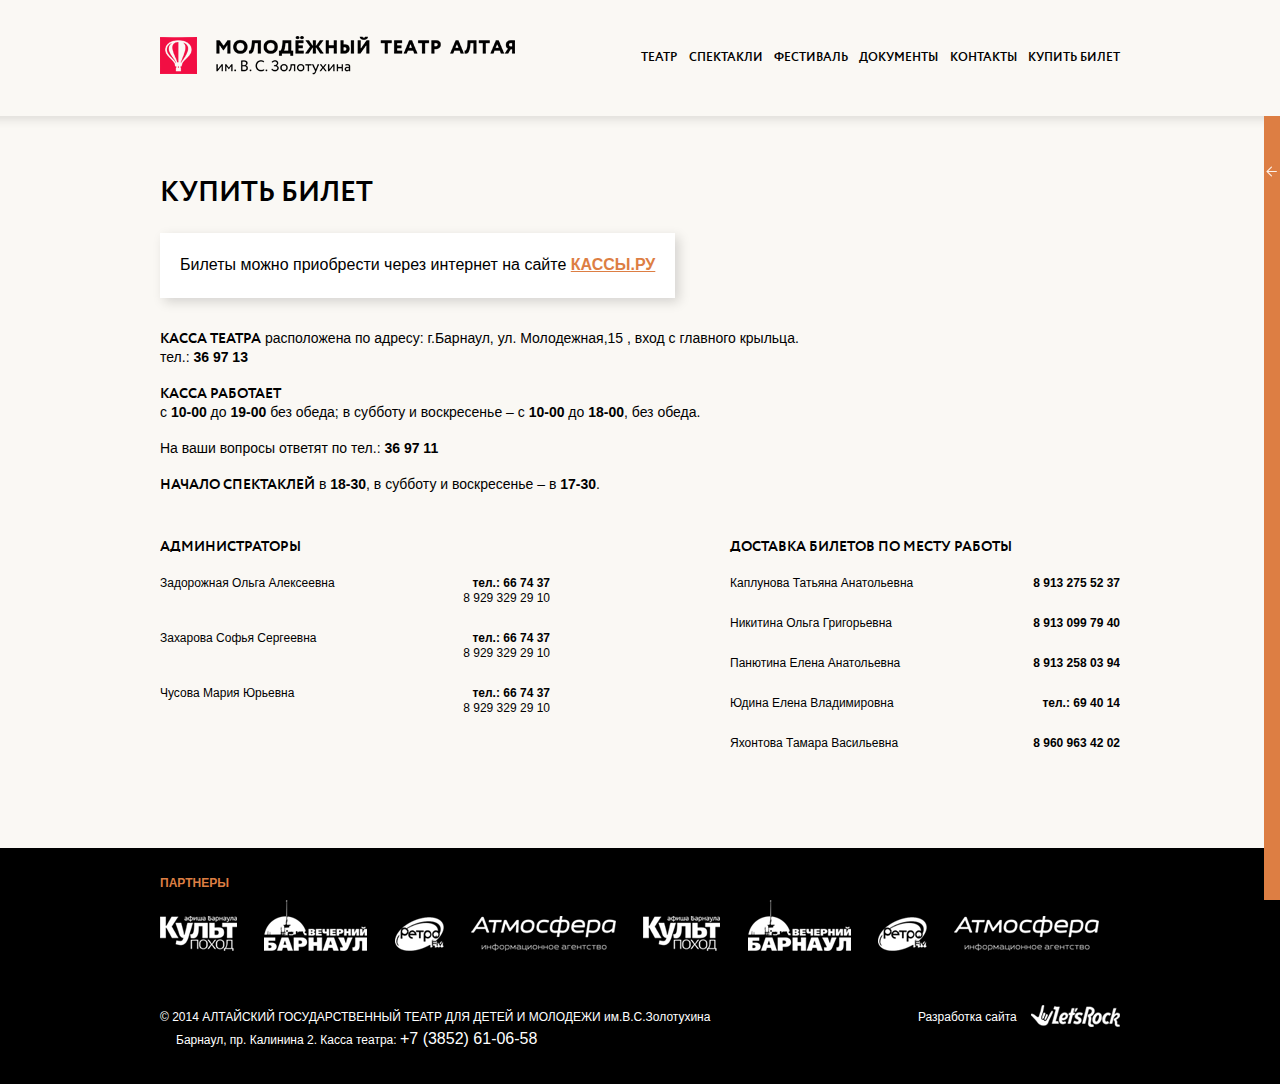
<file: ticket.html>
﻿<!DOCTYPE html>
<html>
<head>
	<title>Молодежный театр Алтая</title>
	<meta http-equiv="content-type" content="text/html; charset=utf-8">
	<meta name="viewport" content="width=1024, user-scalable=yes">
	<link href="./favicon.ico" rel="shortcut icon" type="image/x-icon">
	<link href="./css/style.css" rel="stylesheet" type="text/css" title="compact">
	<link href="./css/jqueryui.css" rel="stylesheet" type="text/css" title="compact">
	<link href="./css/jscrollpane.css" rel="stylesheet" type="text/css" title="compact">
	<script type="text/javascript" src="./js/jquery.js"></script>
	<script type="text/javascript" src="./js/jqueryui.js"></script>
	<script type="text/javascript" src="./js/jscrollpane.js"></script>
	<script type="text/javascript" src="./js/easing.js"></script>
	<script type="text/javascript" src="./js/mousewheel.js"></script>
	<script type="text/javascript" src="./js/dynamic.js"></script>
</head>
<body>
	<div class="wrapper">
		<div class="header">
			<div>
				<a href="#" class="logo"><span><img src="./img/logo_icon.png" width="37" height="222" alt=""></span></a>
				<ul>
					<li><a href="#">Театр</a></li>
					<li><a href="#">Спектакли</a></li>
					<li><a href="#">Фестиваль</a></li>
					<li><a href="#">Документы</a></li>
					<li><a href="#">Контакты</a></li>
					<li><a href="#">Купить билет</a></li>
				</ul>
			</div>
		</div>
		<div class="content">
			<div class="ticket">
				<h1>Купить билет</h1>
				<h2><span>Билеты можно приобрести через интернет на сайте <a href="#">Кассы.ру</a></span></h2>
				<p><span>КАССА ТЕАТРА</span> расположена по адресу: г.Барнаул, ул. Молодежная,15 , вход с главного крыльца.<br>
				тел.: <strong>36 97 13</strong></p>
				<p><span>КАССА РАБОТАЕТ</span><br>
				с <strong>10-00</strong> до <strong>19-00</strong> без обеда; в субботу и воскресенье – с <strong>10-00</strong> до <strong>18-00</strong>, без обеда.</p>
				<p>На ваши вопросы ответят по тел.: <strong>36 97 11</strong></p>
				<p><span>НАЧАЛО СПЕКТАКЛЕЙ</span> в <strong>18-30</strong>, в субботу и воскресенье – в <strong>17-30</strong>.</p>
				<ul>
					<li>
						<h3>Администраторы</h3>
						<h5><span><strong>тел.: 66 74 37</strong> 8 929 329 29 10</span> Задорожная Ольга Алексеевна</h5>
						<h5><span><strong>тел.: 66 74 37</strong> 8 929 329 29 10</span> Захарова Софья Сергеевна</h5>
						<h5><span><strong>тел.: 66 74 37</strong> 8 929 329 29 10</span> Чусова Мария Юрьевна</h5>
					</li>
					<li>
						<h3>Доставка билетов по месту работы</h3>
						<h5><span><strong>8 913 275 52 37</strong></span> Каплунова Татьяна Анатольевна</h5>
						<h5><span><strong>8 913 099 79 40</strong></span> Никитина Ольга Григорьевна</h5>
						<h5><span><strong> 8 913 258 03 94</strong></span> Панютина Елена Анатольевна</h5>
						<h5><span><strong>тел.: 69 40 14</strong></span> Юдина Елена Владимировна</h5>
						<h5><span><strong>8 960 963 42 02</strong></span> Яхонтова Тамара Васильевна</h5>
					</li>
				</ul>
			</div>
		</div>
	</div>
	<div class="footer">
		<div>
			<div class="partners">
				<h3>Партнеры</h3>
				<div>
					<div>
						<a href="#"><img src="./pic/partner1.png" width="77" height="70" alt=""></a>
					</div>
					<div>
						<a href="#"><img src="./pic/partner2.png" width="103" height="102" alt=""></a>
					</div>
					<div>
						<a href="#"><img src="./pic/partner3.png" width="49" height="68" alt=""></a>
					</div>
					<div>
						<a href="#"><img src="./pic/partner4.png" width="145" height="70" alt=""></a>
					</div>
					<div>
						<a href="#"><img src="./pic/partner1.png" width="77" height="70" alt=""></a>
					</div>
					<div>
						<a href="#"><img src="./pic/partner2.png" width="103" height="102" alt=""></a>
					</div>
					<div>
						<a href="#"><img src="./pic/partner3.png" width="49" height="68" alt=""></a>
					</div>
					<div>
						<a href="#"><img src="./pic/partner4.png" width="145" height="70" alt=""></a>
					</div>
				</div>
			</div>
			<div class="information">
				<p>© 2014 <span>Алтайский государственный театр для детей и молодежи</span> им.В.С.Золотухина <em>Барнаул, пр. Калинина 2. Касса театра: <strong>+7 (3852) 61-06-58</strong></em></p>
				<h5>Разработка сайта <a href="http://letsrock.pro" target="_blank"><img src="./img/letsrock_logo.png" width="89" height="22" alt=""></a></h5>
			</div>
		</div>
	</div>
	<div class="panel">
		<div>
			<div>
				<div class="calendar">
					<h2>Афиша</h2>
					<div>
						<div class="date"></div>
						<h5><a href="#">Расписание спектаклей</a></h5>
					</div>
				</div>
				<div class="preview">
					<h2>Новости</h2>
					<div>
						<div>
							<h6>24.08.2014</h6>
							<p>Молодежный театр Алтая возобновляет традицию проведения Фестивалей Речи.</p>
						</div>
						<div>
							<h6>21.08.2014</h6>
							<p>Вышел полный трейлер “50 оттенков серого”.</p>
						</div>
						<div>
							<img src="./pic/preview1.jpg" width="242" height="134" alt="">
							<h6>18.08.2014</h6>
							<p>Молодежный театр Алтая возобновляет традицию проведения Фестивалей Речи.</p>
						</div>
						<div>
							<h6>08.08.2014</h6>
							<p>Вышел полный трейлер “50 оттенков серого”.</p>
						</div>
						<div>
							<img src="./pic/preview2.jpg" width="242" height="134" alt="">
							<h6>08.08.2014</h6>
							<p>Молодежный театр Алтая возобновляет традицию проведения Фестивалей Речи.</p>
						</div>
						<div>
							<h6>07.08.2014</h6>
							<p>Молодежный театр Алтая возобновляет традицию проведения Фестивалей Речи.</p>
						</div>
					</div>
				</div>
			</div>
		</div>
		<button class="archive">Архив новостей</button>
		<div class="news">
			<div>
				<div>
					<h3>Молодежный театр Алтая возобновляет традицию проведения Фестивалей Речи</h3>
					<p>Молодежный театр Алтая возобновляет традицию проведения Фестивалей Речи. Молодежный театр Алтая возобновляет традицию проведения Фестивалей Речи. Молодежный театр Алтая возобновляет традицию проведения Фестивалей Речи. Молодежный театр Алтая возобновляет традицию проведения Фестивалей Речи. Молодежный театр Алтая возобновляет традицию проведения Фестивалей Речи. Молодежный театр Алтая возобновляет традицию проведения Фестивалей Речи. Молодежный театр Алтая возобновляет традицию проведения Фестивалей Речи. Молодежный театр Алтая возобновляет традицию проведения Фестивалей Речи. Молодежный театр Алтая возобновляет традицию проведения Фестивалей Речи.</p>
				</div>
				<div>
					<h3>Молодежный театр Алтая возобновляет традицию проведения Фестивалей Речи</h3>
					<img src="./pic/new1.jpg" width="376" height="111" alt="">
					<p>Молодежный театр Алтая возобновляет традицию проведения Фестивалей Речи. Молодежный театр Алтая возобновляет традицию проведения Фестивалей Речи. Молодежный театр Алтая возобновляет традицию проведения Фестивалей Речи. Молодежный театр Алтая возобновляет традицию проведения Фестивалей Речи. Молодежный театр Алтая возобновляет традицию проведения Фестивалей Речи. Молодежный театр Алтая возобновляет традицию проведения Фестивалей Речи. Молодежный театр Алтая возобновляет традицию проведения Фестивалей Речи. Молодежный театр Алтая возобновляет традицию проведения Фестивалей Речи. Молодежный театр Алтая возобновляет традицию проведения Фестивалей Речи.</p>
				</div>
				<div>
					<h3>Молодежный театр Алтая возобновляет традицию проведения Фестивалей Речи</h3>
					<p>Молодежный театр Алтая возобновляет традицию проведения Фестивалей Речи. Молодежный театр Алтая возобновляет традицию проведения Фестивалей Речи. Молодежный театр Алтая возобновляет традицию проведения Фестивалей Речи. Молодежный театр Алтая возобновляет традицию проведения Фестивалей Речи. Молодежный театр Алтая возобновляет традицию проведения Фестивалей Речи. Молодежный театр Алтая возобновляет традицию проведения Фестивалей Речи. Молодежный театр Алтая возобновляет традицию проведения Фестивалей Речи. Молодежный театр Алтая возобновляет традицию проведения Фестивалей Речи. Молодежный театр Алтая возобновляет традицию проведения Фестивалей Речи.</p>
				</div>
				<div>
					<h3>Молодежный театр Алтая возобновляет традицию проведения Фестивалей Речи</h3>
					<p>Молодежный театр Алтая возобновляет традицию проведения Фестивалей Речи. Молодежный театр Алтая возобновляет традицию проведения Фестивалей Речи. Молодежный театр Алтая возобновляет традицию проведения Фестивалей Речи. Молодежный театр Алтая возобновляет традицию проведения Фестивалей Речи. Молодежный театр Алтая возобновляет традицию проведения Фестивалей Речи. Молодежный театр Алтая возобновляет традицию проведения Фестивалей Речи. Молодежный театр Алтая возобновляет традицию проведения Фестивалей Речи. Молодежный театр Алтая возобновляет традицию проведения Фестивалей Речи. Молодежный театр Алтая возобновляет традицию проведения Фестивалей Речи.</p>
				</div>
				<div>
					<h3>Молодежный театр Алтая возобновляет традицию проведения Фестивалей Речи</h3>
					<p>Молодежный театр Алтая возобновляет традицию проведения Фестивалей Речи. Молодежный театр Алтая возобновляет традицию проведения Фестивалей Речи. Молодежный театр Алтая возобновляет традицию проведения Фестивалей Речи. Молодежный театр Алтая возобновляет традицию проведения Фестивалей Речи. Молодежный театр Алтая возобновляет традицию проведения Фестивалей Речи. Молодежный театр Алтая возобновляет традицию проведения Фестивалей Речи. Молодежный театр Алтая возобновляет традицию проведения Фестивалей Речи. Молодежный театр Алтая возобновляет традицию проведения Фестивалей Речи. Молодежный театр Алтая возобновляет традицию проведения Фестивалей Речи.</p>
				</div>
				<div>
					<h3>Молодежный театр Алтая возобновляет традицию проведения Фестивалей Речи</h3>
					<p>Молодежный театр Алтая возобновляет традицию проведения Фестивалей Речи. Молодежный театр Алтая возобновляет традицию проведения Фестивалей Речи. Молодежный театр Алтая возобновляет традицию проведения Фестивалей Речи. Молодежный театр Алтая возобновляет традицию проведения Фестивалей Речи. Молодежный театр Алтая возобновляет традицию проведения Фестивалей Речи. Молодежный театр Алтая возобновляет традицию проведения Фестивалей Речи. Молодежный театр Алтая возобновляет традицию проведения Фестивалей Речи. Молодежный театр Алтая возобновляет традицию проведения Фестивалей Речи. Молодежный театр Алтая возобновляет традицию проведения Фестивалей Речи.</p>
				</div>
			</div>
		</div>
	</div>
	<span class="control"></span>
	<div class="social">
		<ul>
			<li><a href="#"><img src="./img/facebook_icon.png" width="6" height="14" alt=""></a></li>
			<li><a href="#"><img src="./img/twitter_icon.png" width="13" height="10" alt=""></a></li>
			<li><a href="#"><img src="./img/vkontakte_icon.png" width="9" height="11" alt=""></a></li>
		</ul>
	</div>
</body>
</html>
</file>
<file: css/style.css>
﻿/* Fonts */

@font-face {
    font-family:'Circe';
    src:url('../fonts/circe.eot');
    src:url('../fonts/circe.eot?#iefix') format('embedded-opentype'),
        url('../fonts/circe.woff') format('woff'),
        url('../fonts/circe.ttf') format('truetype');
    font-weight:normal;
    font-style:normal;
}
@font-face {
    font-family:'Circe';
    src:url('../fonts/circeb.eot');
    src:url('../fonts/circeb.eot?#iefix') format('embedded-opentype'),
        url('../fonts/circeb.woff') format('woff'),
        url('../fonts/circeb.ttf') format('truetype');
    font-weight:bold;
    font-style:normal;
}
@font-face {
    font-family:'Circe';
    src:url('../fonts/circeeb.eot');
    src:url('../fonts/circeeb.eot?#iefix') format('embedded-opentype'),
        url('../fonts/circeeb.woff') format('woff'),
        url('../fonts/circeeb.ttf') format('truetype');
    font-weight:800;
    font-style:normal;
}

/* Default */

html {
	height:100%;
}
body {
	width:100%;
	height:100%;
	color:#000000;
	font-size:12px;
	line-height:16px;
	font-family:'Verdana', sans-serif;
	padding:0;
	margin:0;
	background:#faf8f4;
	overflow-x:hidden;
}
p {
	text-indent:0;
	padding:0;
	margin:0 0 16px;
}
table {
	margin:0 0 16px;
	border-collapse:collapse;
}
table td {
	padding:0;
}
:focus {
	outline:none;
}
img {
	padding:0;
	margin:0;
	border:0;
}
a {
	color:#000000;
	text-decoration:underline;
}
a:hover {
	text-decoration:none;
}
form {
	margin:0;
}
ul {
	margin:0 0 10px 16px;
	padding:0;
}
ul li {
	padding:0;
	list-style:none;
}
ol {
	margin:0 0 10px 18px;
	padding:0;
}
* +html ol {
	padding:0 0 0 5px;
}
ol li {
	padding:0 0 0 16px;
}
input, select, textarea {
	color:#000000;
	font-size:12px;
    font-family:'Verdana', sans-serif;
	padding:0;
	margin:0;
	background:none;
	border:0;
}
textarea {
	overflow:auto;
}
button {
    font-family:'Verdana', sans-serif;
	margin:0;
	border:0;
	-moz-box-shadow:border-box;
	-webkit-box-shadow:border-box;
	box-sizing:border-box;
}
button::-moz-focus-inner {
	padding:0;
	border:0;
}
::-webkit-input-placeholder {
	color:#000000;
}
:-moz-placeholder {
	color:#000000;
}
::-moz-placeholder {
	color:#000000;
}
:-ms-input-placeholder {
	color:#000000;
}
.wrapper {
	position:relative;
	min-width:1000px;
	min-height:100%;
	margin:0 auto;
}

/* Header */

.wide .header > div, .wide .introduction > div, .wide .list, .wide .footer > div {
	padding-right:316px;
}
.header {
	position:relative;
	z-index:200;
	height:116px;
	background:#faf8f4;
}
.header > div {
	position:relative;
	width:1024px;
	height:116px;
	margin:0 auto;
}
.header .logo {
	position:absolute;
	left:32px;
	top:36px;
	display:block;
	width:355px;
	height:39px;
	background:url('../img/logo_bg.png') no-repeat 56px top;
}
.header .logo span {
	overflow:hidden;
	position:absolute;
	left:0;
	top:1px;
	width:37px;
	height:37px;
}
.header .logo span img {
	position:absolute;
	left:0;
	top:0;
}
.header img {
	position:absolute;
	left:32px;
	top:37px;
}
.header ul {
	position:absolute;
	left:432px;
	top:50px;
	width:560px;
	text-align:right;
	white-space:nowrap;
	margin:0;
}
.header ul li {
	display:inline-block;
	font-weight:bold;
	font-family:'Circe', sans-serif;
	text-transform:uppercase;
	vertical-align:top;
	margin:0 0 0 8px;
}
.header ul li a {
	color:#000000;
	text-decoration:none;
	transition:all 0.5s ease-in-out;
	-webkit-transition:all 0.5s ease-in-out;
	-moz-transition:all 0.5s ease-in-out;
	-o-transition:all 0.5s ease-in-out;
}
.header ul li a:hover {
	color:#dd7e43;
}
.introduction {
	overflow:hidden;
	position:relative;
	height:597px;
}
.introduction > a {
	position:absolute;
	left:0;
	top:0;
	width:100%;
	height:597px;
	z-index:10;
}
.introduction  > div {
	position:relative;
	width:1024px;
	height:597px;
	margin:0 auto;
}
.introduction img {
	position:absolute;
	left:-290px;
	top:0;
}
.introduction .title {
	position:absolute;
	left:0;
	top:254px;
	font-family:'Circe', sans-serif;
	text-transform:uppercase;
}
.introduction .title h1 {
	overflow:hidden;
	position:absolute;
	left:0;
	top:0;
	z-index:1;
	display:inline-block;
	max-width:960px;
	font-size:28px;
	line-height:32px;
	white-space:nowrap;
	text-overflow:ellipsis;
	padding:13px 32px 0;
	background:#ffffff;
}
.introduction .title h3 {
	overflow:hidden;
	position:absolute;
	left:0;
	top:38px;
	display:inline-block;
	max-width:960px;
	font-size:18px;
	line-height:22px;
	font-weight:normal;
	white-space:nowrap;
	text-overflow:ellipsis;
	padding:13px 32px 8px;
	background:#ffffff;
}
.introduction .title p {
	overflow:hidden;
	position:absolute;
	left:0;
	top:96px;
	display:inline-block;
	max-width:960px;
	font-size:18px;
	line-height:22px;
	font-weight:normal;
	white-space:nowrap;
	text-overflow:ellipsis;
	padding:4px 32px 13px;
	background:#ffffff;
}
.introduction .data {
	position:absolute;
	left:0;
	top:400px;
	width:201px;
	height:153px;
	font-family:'Circe', sans-serif;
	background:url('../img/introduction_data.png') no-repeat left top;
}
.introduction .data h6 {
	color:#ffffff;
	font-size:28px;
	line-height:32px;
	font-weight:normal;
	text-transform:uppercase;
	padding:15px 24px 10px 32px;
	margin:0;
}
.introduction .data h2 {
	font-size:45px;
	line-height:45px;
	padding:14px 24px 9px 32px;
	margin:0;
}
.introduction .data h2 span {
	display:block;
	font-size:28px;
	line-height:32px;
	font-weight:normal;
	margin:-4px 0 0;
}
.list {
	width:992px;
	padding:54px 0 10px 32px;
	margin:0 auto -5px;
}
.list > div {
	display:inline-block;
	width:448px;
	vertical-align:top;
	margin:0 64px 84px 0;
}
.list > div:nth-child(2n) {
	margin-right:0;
}
.list .cover {
	overflow:hidden;
	position:relative;
	width:448px;
	height:209px;
	margin:0 0 13px;
}
.list .cover img {
	position:absolute;
	left:0;
	top:0;
}
.list h6 {
	color:#ffffff;
	font-size:12px;
	line-height:16px;
	font-family:'Circe', sans-serif;
	text-transform:uppercase;
	white-space:nowrap;
	padding:0;
	margin:0 0 19px;
}
.list h6 strong, .list h6 span {
	display:inline-block;
	vertical-align:top;
	margin:0 -3px 0 5px;
}
.list h6 > *:first-child {
	margin-left:0;
}
.list h6 strong {
	padding:6px 14px 3px 13px;
	background:#000000;
}
.list h6 span {
	padding:6px 15px 3px 14px;
	background:#dd7e43;
}
.list .title {
	font-family:'Circe', sans-serif;
	padding:3px 0;
}
.list .title > a {
	display:block;
	text-decoration:none;
	padding:3px 0;
	margin:-3px 0;
	transition:all 0.5s ease-in-out;
	-webkit-transition:all 0.5s ease-in-out;
	-moz-transition:all 0.5s ease-in-out;
	-o-transition:all 0.5s ease-in-out;
}
.list .title > a:hover {
	color:#dd7e43;
}
.list .title h5 {
	font-size:16px;
	line-height:18px;
	font-weight:normal;
	padding:0;
	margin:0 0 11px;
}
.list .title h2 {
	font-size:28px;
	line-height:30px;
	text-transform:uppercase;
	padding:0;
	margin:0;
}
.list .title p {
	font-size:16px;
	line-height:18px;
	font-weight:bold;
	margin:-3px 0 0;
}

/* Footer */

.clear {
	clear:both;
	overflow:hidden;
}
.footer {
	position:relative;
	background:#000000;
}
.footer > div {
	width:1024px;
	margin:0 auto;
}
.footer .partners {
	padding:28px 32px 30px;
}
.footer .partners h3 {
	color:#dd7e43;
	font-size:12px;
	line-height:15px;
	text-transform:uppercase;
	padding:0;
	margin:0 0 9px;
}
.footer .partners > div {
	white-space:nowrap;
}
.footer .partners > div > div {
	overflow:hidden;
	position:relative;
	display:inline-block;
	vertical-align:top;
	margin:0 24px 0 0;
}
.footer .partners > div > div img {
	position:absolute;
	left:0;
	top:0;
}
.footer .information {
	position:relative;
	height:103px;
	color:#ffffff;
}
.footer .information p {
	position:absolute;
	left:32px;
	top:28px;
	margin:0;
}
.footer .information p span {
	text-transform:uppercase;
}
.footer .information p em {
	display:block;
	font-style:normal;
	margin:6px 0 0 16px;
}
.footer .information p em strong {
	font-size:16px;
	font-weight:normal;
}
.footer .information h5 {
	position:absolute;
	right:32px;
	top:28px;
	font-size:12px;
	line-height:16px;
	font-weight:normal;
	padding:0;
	margin:0;
}
.footer .information h5 img {
	display:inline-block;
	vertical-align:top;
	margin:-4px 0 0 11px;
}

/* Fixed */

.panel {
	position:fixed;
	left:100%;
	top:0;
	z-index:100;
	width:794px;
	height:100%;
	margin-left:-314px;
	background:#ffffff;
	-webkit-box-shadow:0 0 15px rgba(0,0,0,0.25);
	-moz-box-shadow:0 0 15px rgba(0,0,0,0.25);
	box-shadow:0 0 15px rgba(0,0,0,0.25);
}
.panel > div:first-child {
	position:relative;
	overflow-y:auto;
	overflow-x:hidden;
	width:314px;
}
.panel > div:first-child .jspPane {
	width:314px !important;
}
.panel .news .jspPane {
	width:449px !important;
}
.panel .archive {
	position:absolute;
	left:0;
	bottom:0;
	z-index:10;
	width:314px;
	color:#ffffff;
	font-size:12px;
	line-height:16px;
	font-weight:bold;
	font-family:'Circe', sans-serif;
	text-align:left;
	text-transform:uppercase;
	cursor:pointer;
	padding:22px 36px 11px 36px;
	margin:0;
	background:rgba(221,126,67,0.85);
	transition:all 0.5s ease-in-out;
	-webkit-transition:all 0.5s ease-in-out;
	-moz-transition:all 0.5s ease-in-out;
	-o-transition:all 0.5s ease-in-out;
}
.panel .archive:hover {
	background:rgba(221,126,67,1);
}
.panel h2 {
	position:relative;
	z-index:5;
	color:#ffffff;
	font-size:28px;
	line-height:30px;
	font-weight:normal;
	text-transform:uppercase;
	padding:29px 72px 29px 36px;
	margin:0 0 2px;
	background:#000000;
}
.panel h2:after {
	content:'';
	position:absolute;
	left:0;
	bottom:-2px;
	width:100%;
	height:2px;
	background:url('../img/panel_h2.png') repeat-x top;
}
.panel .calendar h2 {
	padding-top:37px;
}
.panel .calendar > div {
	position:relative;
	padding:17px 0 1px;
	margin:-2px 0 0;
	background:#dd7e43;
}
.panel .calendar h5 {
	font-size:12px;
	line-height:15px;
	font-weight:normal;
	font-family:'Circe', sans-serif;
	text-transform:uppercase;
	padding:0;
	margin:0 36px 10px;
}
.panel .calendar h5 a {
	text-decoration:none;
	border-bottom:1px solid #b76837;
}
.panel .calendar h5 a:hover {
	border-bottom:1px solid transparent;
}
.panel .preview h2 {
	cursor:pointer;
}
.panel .preview h2:before {
	content:'';
	position:absolute;
	left:257px;
	top:35px;
	width:21px;
	height:21px;
	background:url('../img/panel_preview_icon.png') no-repeat left top;
}
.panel .preview.active h2:before {
	background-position:0 -21px;
}
.panel .preview > div {
	margin:-2px 0 0;
}
.panel .preview > div > div {
	position:relative;
	cursor:pointer;
	background:#ffffff;
	padding:34px 36px 26px;
	transition:all 0.5s ease-in-out;
	-webkit-transition:all 0.5s ease-in-out;
	-moz-transition:all 0.5s ease-in-out;
	-o-transition:all 0.5s ease-in-out;
}
.panel .preview > div > div:after {
	content:'';
	position:absolute;
	left:0;
	bottom:0;
	width:100%;
	height:1px;
	background:#7f7f7f;
}
.panel .preview > div > div:last-child {
	padding-bottom:25px;
}
.panel .preview > div > div:last-child:after {
	display:none;
}
.panel .preview > div > div:hover {
	background:#ededed;
}
.panel .preview > div > div img {
	max-width:100%;
	height:auto;
	margin:0 0 30px;
}
.panel .preview h6 {
	color:#dd7e43;
	font-size:12px;
	line-height:16px;
	font-weight:800;
	font-family:'Circe', sans-serif;
	padding:0;
	margin:0 0 11px;
}
.panel .preview p {
	font-size:14px;
	line-height:17px;
	margin:0 0 11px;
}
.panel .news {
	overflow-y:auto;
	overflow-x:hidden;
	position:absolute;
	left:314px;
	top:0;
	width:449px;
	border-left:1px solid #7f7f7f;
}
.panel .news > div div div div {
	position:relative;
	padding:31px 36px 17px;
}
.panel .news > div div div div:after {
	content:'';
	position:absolute;
	left:0;
	bottom:0;
	width:100%;
	height:1px;
	background:#7f7f7f;
}
.panel .news > div div div div:last-child {
	padding-bottom:16px;
}
.panel .news > div div div div:last-child:after {
	display:none;
}
.panel .news h3 {
	font-size:28px;
	line-height:34px;
	font-family:'Circe', sans-serif;
	text-transform:uppercase;
	padding:0;
	margin:0 0 25px;
}
.panel .news img {
	max-width:100%;
	height:auto;
	margin:10px 0 30px;
}
.panel .news p {
	font-size:14px;
	line-height:17px;
	margin:0 0 17px;
}
.control {
	position:fixed;
	left:100%;
	top:0;
	z-index:300;
	width:16px;
	height:100%;
	cursor:pointer;
	background:#dd7e43;
}
.control:before {
	content:'';
	position:absolute;
	left:2px;
	top:50px;
	width:11px;
	height:11px;
	background:url('../img/control_before.png') no-repeat left top;
}
.control.active:before {
	background-position:0 -11px;
}
.social {
	position:absolute;
	left:100%;
	top:0;
	z-index:300;
	width:314px;
	height:116px;
	margin-left:-314px;
	background:#ffffff;
}
.social ul {
	position:absolute;
	left:35px;
	top:41px;
	margin:0;
}
.social ul li {
	float:left;
	margin:0 0 0 5px;
}
.social ul li:first-child {
	margin-left:0;
}
.social ul li a {
	position:relative;
	display:block;
	width:32px;
	height:33px;
	background:#000000;
	transition:all 0.5s ease-in-out;
	-webkit-transition:all 0.5s ease-in-out;
	-moz-transition:all 0.5s ease-in-out;
	-o-transition:all 0.5s ease-in-out;
}
.social ul li a:hover {
	background:#dd7e43;
}
.social ul li a img {
	position:absolute;
	top:0;
	right:0;
	bottom:0;
	left:0;
	max-width:32px;
	max-height:33px;
	margin:auto;
}

/* Inner */

.wide .content .archive, .wide .content .nav ul, .wide .content .documents, .wide .content .text, .wide .content .contacts h1, .wide .content .contacts > ul, .wide .content .ticket, .wide .content .partners, .wide .content .scene, .wide .content .festival {
	padding-right:348px;
}
.content {
	overflow-x:hidden;
	background:url('../img/content_bg.png') repeat-x top;
}
.content .archive {
	width:960px;
	padding:61px 32px 47px;
	margin:0 auto;
}
.content .archive h1 {
	font-size:28px;
	line-height:32px;
	font-family:'Circe', sans-serif;
	text-transform:uppercase;
	padding:0;
	margin:0 0 28px;
}
.content .archive h6 {
	font-size:12px;
	line-height:16px;
	font-weight:normal;
	font-family:'Circe', sans-serif;
	text-transform:uppercase;
	padding:0;
	margin:0 0 32px;
}
.content .archive h6 a {
	color:#000000;
	padding:0 0 0 42px;
	text-decoration:none;
	background:url('../img/back_arrow.png') no-repeat 1px 3px;
}
.content .archive h6 a:hover {
	color:#dd7e43;
	background-position:1px -13px;
}
.content .archive img {
	margin:0 0 30px -322px;
}
.content .archive h5 {
	font-size:14px;
	line-height:18px;
	font-family:'Circe', sans-serif;
	text-transform:uppercase;
	padding:0;
	margin:0 0 30px;
}
.content .archive p {
	font-size:14px;
	line-height:18px;
	margin:0 0 18px;
}
.content .archive .sked {
	clear:both;
	overflow:hidden;
	margin:0 0 53px;
}
.content .archive .sked li {
	float:left;
	width:250px;
	margin:0 0 0 105px;
}
.content .archive .sked li:first-child {
	margin-left:0;
}
.content .archive .sked li > div {
	position:relative;
	padding:40px 0 29px;
}
.content .archive .sked li > div:after {
	content:'';
	position:absolute;
	left:0;
	bottom:0;
	width:100%;
	height:1px;
	background:#7d7c7a;
}
.content .archive .sked li > div a {
	position:relative;
	z-index:5;
	display:block;
	text-decoration:none;
	padding:40px 0 29px;
	margin:-40px 0 -29px;
}
.content .archive .sked li > div:first-child, .content .archive .sked li > div:first-child a {
	padding-top:0;
}
.content .archive .sked li > div:first-child a {
	margin-top:0;
}
.content .archive .sked li > div img {
	margin:2px 0 30px;
}
.content .archive .sked li > div h6 {
	color:#dd7e43;
	font-size:12px;
	line-height:16px;
	font-weight:800;
	font-family:'Circe', sans-serif;
	padding:0;
	margin:0 0 11px;
}
.content .archive .sked li > div p {
	font-size:14px;
	line-height:17px;
	margin:0 0 11px;
}
.content .archive .navigation {
	text-align:center;
	margin:-8px 0 46px;
}
.content .archive .navigation ul {
	display:inline-block;
	vertical-align:top;
	padding:0 30px 0 29px;
	margin:0;
	background:#ffffff;
}
.content .archive .navigation ul li {
	display:inline-block;
	font-size:12px;
	line-height:15px;
	font-weight:bold;
	font-family:'Circe', sans-serif;
	text-transform:uppercase;
	vertical-align:top;
	margin:0 -3px 0 0;
}
.content .archive .navigation ul li a {
	display:block;
	text-decoration:none;
	padding:14px 12px 13px 11px;
	transition:all 0.5s ease-in-out;
	-webkit-transition:all 0.5s ease-in-out;
	-moz-transition:all 0.5s ease-in-out;
	-o-transition:all 0.5s ease-in-out;
}
.content .archive .navigation ul li a:hover, .content .archive .navigation ul li.active a {
	color:#dd7e43;
}
.content .pagination {
	clear:both;
	overflow:hidden;
	margin:0 0 24px;
}
.content .pagination li {
	float:left;
	font-size:16px;
	line-height:19px;
	font-family:'Circe', sans-serif;
	font-weight:bold;
	padding:5px 7px 2px;
}
.content .pagination li a {
	display:block;
	color:#000000;
	text-decoration:none;
	transition:all 0.5s ease-in-out;
	-webkit-transition:all 0.5s ease-in-out;
	-moz-transition:all 0.5s ease-in-out;
	-o-transition:all 0.5s ease-in-out;
}
.content .pagination li a:hover {
	color:#dd7e43;
}
.content .pagination li.active {
	padding:0;
}
.content .pagination li.active a {
	color:#dd7e43;
	padding:5px 10px 2px;
	background:#ffffff;
}
.content .nav {
	background:#ffffff url('../img/content_bg.png') repeat-x top;
}
.content .nav ul {
	clear:both;
	overflow:hidden;
	width:960px;
	padding:0 32px;
	margin:0 auto;
}
.content .nav ul li {
	float:left;
	font-size:16px;
	line-height:19px;
	font-weight:bold;
	font-family:'Circe', sans-serif;
}
.content .nav ul li a {
	display:block;
	text-decoration:none;
	padding:35px 8px 34px;
	transition:all 0.5s ease-in-out;
	-webkit-transition:all 0.5s ease-in-out;
	-moz-transition:all 0.5s ease-in-out;
	-o-transition:all 0.5s ease-in-out;
}
.content .nav ul li a:hover {
	color:#dd7e43;
}
.content .nav ul li.active a {
	color:#ffffff;
	background:#dd7e43 url('../img/content_bg.png') repeat-x top;
}
.content .documents {
	width:960px;
	padding:61px 32px 78px;
	margin:0 auto;
}
.content .documents h1 {
	font-size:28px;
	line-height:32px;
	font-family:'Circe', sans-serif;
	text-transform:uppercase;
	padding:0;
	margin:0 0 45px;
}
.content .files {
	margin:0 0 22px;
}
.content .files li {
	position:relative;
	font-size:14px;
	line-height:17px;
	padding:24px 173px 24px 150px;
}
.content .files li:nth-child(2n+1) {
	background:#f4f1eb;
}
.content .files li img {
	position:absolute;
	right:908px;
	top:50%;
	margin-top:-19px;
}
.content .files li button {
	position:absolute;
	right:20px;
	top:50%;
	width:123px;
	font-size:16px;
	line-height:19px;
	font-weight:bold;
	font-family:'Circe', sans-serif;
	text-align:center;
	text-transform:uppercase;
	cursor:pointer;
	padding:7px 10px 6px;
	margin-top:-17px;
}
.content .files li button:hover {
	color:#ffffff;
	background:#dd7e43;
	transition:all 0.5s ease-in-out;
	-webkit-transition:all 0.5s ease-in-out;
	-moz-transition:all 0.5s ease-in-out;
	-o-transition:all 0.5s ease-in-out;
}
.content .text {
	clear:both;
	overflow:hidden;
	width:960px;
	padding:61px 32px 148px;
	margin:0 auto;
}
.content .text h1 {
	font-size:28px;
	line-height:32px;
	font-family:'Circe', sans-serif;
	text-transform:uppercase;
	padding:0;
	margin:0 0 23px;
}
.content .text p {
	font-size:14px;
	line-height:24px;
	margin:0 0 24px;
}
.content .text > div h6 {
	color:#666666;
	font-size:12px;
	line-height:16px;
	font-weight:normal;
	font-style:italic;
	padding:0;
	margin:2px 0 0;
}
.content .text .left {
	float:left;
	margin:6px 18px 18px 0;
}
.content .text .right {
	float:right;
	margin:6px 0 18px 18px;
}
.content .contacts {
	padding:61px 0 77px;
	margin:0 auto;
	overflow-x:hidden;
}
.content .contacts h1 {
	width:960px;
	font-size:28px;
	line-height:32px;
	font-family:'Circe', sans-serif;
	text-transform:uppercase;
	padding:0 32px;
	margin:0 auto 30px;
}
.content .contacts .map {
	margin:0 0 43px;
}
.content .contacts > ul {
	clear:both;
	overflow:hidden;
	width:960px;
	padding:0 32px;
	margin:0 auto -11px;
}
.content .contacts > ul li {
	float:left;
	width:390px;
	margin:0 0 0 180px;
}
.content .contacts > ul li:first-child {
	margin-left:0;
}
.content .contacts > ul li h3 {
	font-size:14px;
	line-height:17px;
	font-family:'Circe', sans-serif;
	text-transform:uppercase;
	padding:0;
	margin:0 0 20px;
}
.content .contacts > ul li div {
	font-family:'Circe', sans-serif;
	margin:0 0 31px;
}
.content .contacts > ul li h5 {
	clear:both;
	overflow:hidden;
	font-size:14px;
	line-height:17px;
	font-weight:normal;
	padding:0;
	margin:0;
}
.content .contacts > ul li h5 strong {
	display:block;
	float:right;
	font-size:12px;
	font-family:'Verdana', sans-serif;
	margin:0 0 0 6px;
}
.content .contacts > ul li p {
	clear:both;
	overflow:hidden;
	font-size:14px;
	line-height:17px;
	font-weight:bold;
	padding:0;
	margin:0;
}
.content .contacts > ul li p span {
	display:block;
	float:right;
	font-size:12px;
	font-weight:normal;
	font-family:'Verdana', sans-serif;
	margin:0 0 0 6px;
}
.content .ticket {
	width:960px;
	padding:61px 32px 77px;
	margin:0 auto;
}
.content .ticket h1 {
	font-size:28px;
	line-height:32px;
	font-family:'Circe', sans-serif;
	text-transform:uppercase;
	padding:0;
	margin:0 0 24px;
}
.content .ticket h2 {
	font-size:16px;
	line-height:19px;
	font-weight:normal;
	padding:0;
	margin:0 0 31px;
}
.content .ticket h2 span {
	display:inline-block;
	padding:22px 20px 24px;
	background:#ffffff;
	-webkit-box-shadow:4px 4px 11px rgba(0,0,0,0.15);
	-moz-box-shadow:4px 4px 11px rgba(0,0,0,0.15);
	box-shadow:4px 4px 11px rgba(0,0,0,0.15);
}
.content .ticket h2 a {
	color:#dd7e43;
	font-weight:bold;
	text-transform:uppercase;
}
.content .ticket p {
	font-size:14px;
	line-height:18px;
	margin:0 0 18px;
}
.content .ticket p span {
	font-weight:bold;
	font-family:'Circe', sans-serif;
	text-transform:uppercase;
}
.content .ticket ul {
	clear:both;
	overflow:hidden;
	margin:45px auto -5px;
}
.content .ticket ul li {
	float:left;
	width:390px;
	margin:0 0 0 180px;
}
.content .ticket ul li:first-child {
	margin-left:0;
}
.content .ticket ul li h3 {
	font-size:14px;
	line-height:17px;
	font-family:'Circe', sans-serif;
	text-transform:uppercase;
	padding:0;
	margin:0 0 20px;
}
.content .ticket ul li h5 {
	clear:both;
	overflow:hidden;
	font-size:12px;
	line-height:15px;
	font-weight:normal;
	padding:0;
	margin:0;
	margin:0 0 25px;
}
.content .ticket ul li span {
	display:block;
	float:right;
	text-align:right;
}
.content .ticket ul li h5 strong {
	display:block;
}
.content .partners {
	width:960px;
	padding:61px 32px 77px;
	margin:0 auto;
}
.content .partners h1 {
	font-size:28px;
	line-height:32px;
	font-family:'Circe', sans-serif;
	text-transform:uppercase;
	padding:0;
	margin:0 0 23px;
}
.content .partners ul {
	margin:0 0 29px;
}
.content .partners ul li {
	position:relative;
	display:inline-block;
	width:300px;
	font-size:16px;
	line-height:19px;
	font-family:'Circe', sans-serif;
	font-weight:bold;
	vertical-align:top;
	padding:38px 0 38px 170px;
	margin:0 7px 11px 0;
}
.content .partners ul li a {
	text-decoration:none;
	transition:all 0.5s ease-in-out;
	-webkit-transition:all 0.5s ease-in-out;
	-moz-transition:all 0.5s ease-in-out;
	-o-transition:all 0.5s ease-in-out;
}
.content .partners ul li a:hover {
	color:#dd7e43;
	text-decoration:none;
}
.content .partners ul li div {
	position:absolute;
	left:0;
	top:50%;
	width:160px;
	height:80px;
	margin-top:-40px;
}
.content .partners ul li div img {
	position:absolute;
	top:0;
	right:0;
	bottom:0;
	left:0;
	max-width:160px;
	max-height:80px;
	margin:auto;
}
.content .scene {
	width:960px;
	padding:74px 32px 59px;
	margin:0 auto;
}
.content .scene h1 {
	font-size:28px;
	line-height:32px;
	font-family:'Circe', sans-serif;
	text-transform:uppercase;
	padding:0;
	margin:-13px 0 18px;
}
.content .scene h6 {
	font-size:12px;
	line-height:16px;
	font-weight:normal;
	font-family:'Circe', sans-serif;
	text-transform:uppercase;
	padding:0;
	margin:0 0 33px;
}
.content .scene h6 a {
	color:#000000;
	padding:0 0 0 42px;
	text-decoration:none;
	background:url('../img/back_arrow.png') no-repeat 1px 3px;
}
.content .scene h6 a:hover {
	color:#dd7e43;
	background-position:1px -13px;
}
.content .scene h6.next a {
	padding:0 41px 0 0;
	background:url('../img/next_arrow.png') no-repeat right 3px;
}
.content .scene h6.next a:hover {
	background:url('../img/next_arrow.png') no-repeat right -13px;
}
.content .scene > div {
	clear:both;
	overflow:hidden;
}
.content .scene .visual {
	float:left;
	width:448px;
}
.content .scene .visual > div {
	margin:0 0 36px;
}
.content .scene .visual > div img {
	margin:0 0 -4px;
}
.content .scene .visual > div h5 {
	font-size:14px;
	line-height:17px;
	text-align:center;
	font-family:'Circe', sans-serif;
	text-transform:uppercase;
	padding:0;
	margin:0 0 18px;
}
.content .scene .visual > div a.video {
	position:relative;
	display:block;
}
.content .scene .visual > div a.video:after {
	content:'';
	position:absolute;
	left:0;
	top:0;
	width:100%;
	height:100%;
	background:rgba(0,0,0,0.2) url('../img/play_icon.png') no-repeat center center;
	transition:all 0.5s ease-in-out;
	-webkit-transition:all 0.5s ease-in-out;
	-moz-transition:all 0.5s ease-in-out;
	-o-transition:all 0.5s ease-in-out;
}
.content .scene .visual > div a.video:hover:after {
	background-color:rgba(0,0,0,0.4);
}
.content .scene .information {
	float:right;
	width:460px;
	margin:-4px 0 0;
}
.content .scene .information p {
	font-size:14px;
	line-height:18px;
	margin:0 0 18px;
}
.content .scene .information .title {
	margin:0 0 26px;
}
.content .scene .information .title h5 {
	font-size:14px;
	line-height:17px;
	font-weight:normal;
	padding:0;
	margin:0 0 13px;
}
.content .scene .information .title h1 {
	font-size:28px;
	line-height:30px;
	text-transform:uppercase;
	padding:0;
	margin:0;
}
.content .scene .information .title p {
	font-size:14px;
	line-height:17px;
	margin:-1px 0 0;
}
.content .scene .information h4 {
	font-size:14px;
	line-height:18px;
	font-weight:normal;
	padding:0;
	margin:0;
}
.content .scene .data {
	width:322px;
	padding:5px 0 6px;
	margin:26px 0 26px;
	background:url('../img/scene_data.png') repeat-y left;
}
.content .scene .data p {
	color:#ffffff;
	font-size:12px;
	line-height:15px;
	margin:0 18px 0 10px;
}
.content .scene ul {
	margin:26px 0 18px;
}
.content .scene ul li {
	position:relative;
	font-size:12px;
	line-height:15px;
	padding:8px 0 10px 58px;
	margin:0 0 7px;
}
.content .scene ul li:before {
	content:'';
	position:absolute;
	left:0;
	top:0;
	width:33px;
	height:33px;
	background:#dd7e43;
}
.content .scene .large {
	margin:59px 0 -63px -322px;
}
.content .scene .controls {
	position:relative;
	text-align:center;
	margin:0 0 55px;
}
.content .scene .controls h6 {
	position:absolute;
	top:10px;
}
.content .scene .controls .prev {
	left:0;
}
.content .scene .controls .next {
	right:0;
}
.content .scene .controls button {
	display:inline-block;
	width:178px;
	font-size:16px;
	line-height:19px;
	font-weight:bold;
	font-family:'Circe', sans-serif;
	text-align:center;
	text-transform:uppercase;
	cursor:pointer;
	padding:8px 10px 5px;
}
.content .scene .controls button:hover {
	color:#ffffff;
	background:#dd7e43;
	transition:all 0.5s ease-in-out;
	-webkit-transition:all 0.5s ease-in-out;
	-moz-transition:all 0.5s ease-in-out;
	-o-transition:all 0.5s ease-in-out;
}
.scene .list {
	padding:0 !important;
	margin-bottom:-45px;
}
.scene .list > div {
	margin-bottom:79px;
}
.scene .list .title p {
	font-weight:normal;
}
.content .festival {
	width:960px;
	padding:61px 32px 78px;
	margin:0 auto;
}
.content .festival h1 {
	font-size:28px;
	line-height:32px;
	font-family:'Circe', sans-serif;
	text-transform:uppercase;
	padding:0;
	margin:0 0 26px;
}
.content .festival p {
	font-size:14px;
	line-height:18px;
	margin:0 0 18px;
}
.content .festival .files {
	margin-top:49px;
}
</file>
<file: css/jscrollpane.css>
/*
 * CSS Styles that are needed by jScrollPane for it to operate correctly.
 *
 * Include this stylesheet in your site or copy and paste the styles below into your stylesheet - jScrollPane
 * may not operate correctly without them.
 */

.jspContainer
{
	overflow: hidden;
	position: relative;
}

.jspPane
{
	position: absolute;
}

.jspVerticalBar
{
	position: absolute;
	top: 0;
	right: 0;
	width: 7px;
	height: 100%;
	background: none;
	z-index:100 !important;
}

.jspHorizontalBar
{
	position: absolute;
	bottom: 0;
	left: 0;
	width: 100%;
	height: 16px;
	background: red;
}

.jspCap
{
	display: none;
}

.jspHorizontalBar .jspCap
{
	float: left;
}

.jspTrack
{
	background: none;
	position: relative;
}

.jspDrag
{
	background: #999999;
	position: relative;
	top: 0;
	left: 0;
	cursor: pointer;
}

.jspHorizontalBar .jspTrack,
.jspHorizontalBar .jspDrag
{
	float: left;
	height: 100%;
}

.jspArrow
{
	background: #50506d;
	text-indent: -20000px;
	display: block;
	cursor: pointer;
	padding: 0;
	margin: 0;
}

.jspArrow.jspDisabled
{
	cursor: default;
	background: #80808d;
}

.jspVerticalBar .jspArrow
{
	height: 16px;
}

.jspHorizontalBar .jspArrow
{
	width: 16px;
	float: left;
	height: 100%;
}

.jspVerticalBar .jspArrow:focus
{
	outline: none;
}

.jspCorner
{
	background: #eeeef4;
	float: left;
	height: 100%;
}

/* Yuk! CSS Hack for IE6 3 pixel bug :( */
* html .jspCorner
{
	margin: 0 -3px 0 0;
}
</file>
<file: css/jqueryui.css>
/*! jQuery UI - v1.9.2 - 2014-09-09
* http://jqueryui.com
* Includes: jquery.ui.core.css, jquery.ui.datepicker.css
* Copyright 2014 jQuery Foundation and other contributors; Licensed MIT */

/* Layout helpers
----------------------------------*/
.ui-helper-hidden { display: none; }
.ui-helper-hidden-accessible { border: 0; clip: rect(0 0 0 0); height: 1px; margin: -1px; overflow: hidden; padding: 0; position: absolute; width: 1px; }
.ui-helper-reset { margin: 0; padding: 0; border: 0; outline: 0; line-height: 1.3; text-decoration: none; font-size: 100%; list-style: none; }
.ui-helper-clearfix:before, .ui-helper-clearfix:after { content: ""; display: table; }
.ui-helper-clearfix:after { clear: both; }
.ui-helper-clearfix { zoom: 1; }
.ui-helper-zfix { width: 100%; height: 100%; top: 0; left: 0; position: absolute; opacity: 0; filter:Alpha(Opacity=0); }


/* Interaction Cues
----------------------------------*/
.ui-state-disabled { cursor: default !important; }


/* Icons
----------------------------------*/

/* states and images */
.ui-icon { display: block; text-indent: -99999px; overflow: hidden; background-repeat: no-repeat; }


/* Misc visuals
----------------------------------*/

/* Overlays */
.ui-widget-overlay { position: absolute; top: 0; left: 0; width: 100%; height: 100%; }
.ui-datepicker { width: 231px; padding: 0; display: none; margin:0 0 5px 28px; }
.ui-datepicker .ui-datepicker-header { position:relative; padding:.2em 0; }
.ui-datepicker .ui-datepicker-prev, .ui-datepicker .ui-datepicker-next { position:absolute; top: 4px; width: 25px; height: 10px; cursor:pointer; }
.ui-datepicker .ui-datepicker-prev { left:9px; background:url('../img/calendar_prev.png') no-repeat left top; }
.ui-datepicker .ui-datepicker-next { right:9px;  background:url('../img/calendar_next.png') no-repeat left top; }
.ui-datepicker .ui-datepicker-prev span, .ui-datepicker .ui-datepicker-next span { display: block; position: absolute; left: 50%; margin-left: -8px; top: 50%; margin-top: -8px;  }
.ui-datepicker .ui-datepicker-title { margin: 0 30px; color:#000000; text-transform:uppercase; font-size:12px; line-height:15px; font-family:'Circe', sans-serif; text-align: center; }
.ui-datepicker .ui-datepicker-title .ui-datepicker-year { display:none; }
.ui-datepicker .ui-datepicker-title select { font-size:1em; margin:1px 0; }
.ui-datepicker select.ui-datepicker-month-year {width: 100%;}
.ui-datepicker select.ui-datepicker-month, 
.ui-datepicker select.ui-datepicker-year { width: 49%;}
.ui-datepicker table {width: 100%; font-size: .9em; border-collapse: collapse; margin:0 0 .4em; }
.ui-datepicker th { padding: .7em .3em; text-align: center; font-weight: bold; border: 0; display:none;  }
.ui-datepicker td { border: 0; padding: 1px 5px 2px; color:#ffffff; font-size:14px; line-height:17px; }
.ui-datepicker td span, .ui-datepicker td a { display: block; color:#ffffff; padding: 3px 0; width:23px; text-align: center; text-decoration: none; }
.ui-datepicker .ui-datepicker-today a { position:relative; z-index:10; margin:-3px; border:3px solid #ffffff; }
.ui-datepicker .ui-datepicker-buttonpane { background-image: none; margin: .7em 0 0 0; padding:0 .2em; border-left: 0; border-right: 0; border-bottom: 0; }
.ui-datepicker .ui-datepicker-buttonpane button { float: right; margin: .5em .2em .4em; cursor: pointer; padding: .2em .6em .3em .6em; width:auto; overflow:visible; }
.ui-datepicker .ui-datepicker-buttonpane button.ui-datepicker-current { float:left; }

/* with multiple calendars */
.ui-datepicker.ui-datepicker-multi { width:auto; }
.ui-datepicker-multi .ui-datepicker-group { float:left; }
.ui-datepicker-multi .ui-datepicker-group table { width:95%; margin:0 auto .4em; }
.ui-datepicker-multi-2 .ui-datepicker-group { width:50%; }
.ui-datepicker-multi-3 .ui-datepicker-group { width:33.3%; }
.ui-datepicker-multi-4 .ui-datepicker-group { width:25%; }
.ui-datepicker-multi .ui-datepicker-group-last .ui-datepicker-header { border-left-width:0; }
.ui-datepicker-multi .ui-datepicker-group-middle .ui-datepicker-header { border-left-width:0; }
.ui-datepicker-multi .ui-datepicker-buttonpane { clear:left; }
.ui-datepicker-row-break { clear:both; width:100%; font-size:0em; }

/* RTL support */
.ui-datepicker-rtl { direction: rtl; }
.ui-datepicker-rtl .ui-datepicker-prev { right: 2px; left: auto; }
.ui-datepicker-rtl .ui-datepicker-next { left: 2px; right: auto; }
.ui-datepicker-rtl .ui-datepicker-prev:hover { right: 1px; left: auto; }
.ui-datepicker-rtl .ui-datepicker-next:hover { left: 1px; right: auto; }
.ui-datepicker-rtl .ui-datepicker-buttonpane { clear:right; }
.ui-datepicker-rtl .ui-datepicker-buttonpane button { float: left; }
.ui-datepicker-rtl .ui-datepicker-buttonpane button.ui-datepicker-current { float:right; }
.ui-datepicker-rtl .ui-datepicker-group { float:right; }
.ui-datepicker-rtl .ui-datepicker-group-last .ui-datepicker-header { border-right-width:0; border-left-width:1px; }
.ui-datepicker-rtl .ui-datepicker-group-middle .ui-datepicker-header { border-right-width:0; border-left-width:1px; }

/* IE6 IFRAME FIX (taken from datepicker 1.5.3 */
.ui-datepicker-cover {
    position: absolute; /*must have*/
    z-index: -1; /*must have*/
    filter: mask(); /*must have*/
    top: -4px; /*must have*/
    left: -4px; /*must have*/
    width: 200px; /*must have*/
    height: 200px; /*must have*/
}
.ui-state-custom {
	margin:-3px;
    background:#000000;
	border:3px solid #000000;
}
</file>
